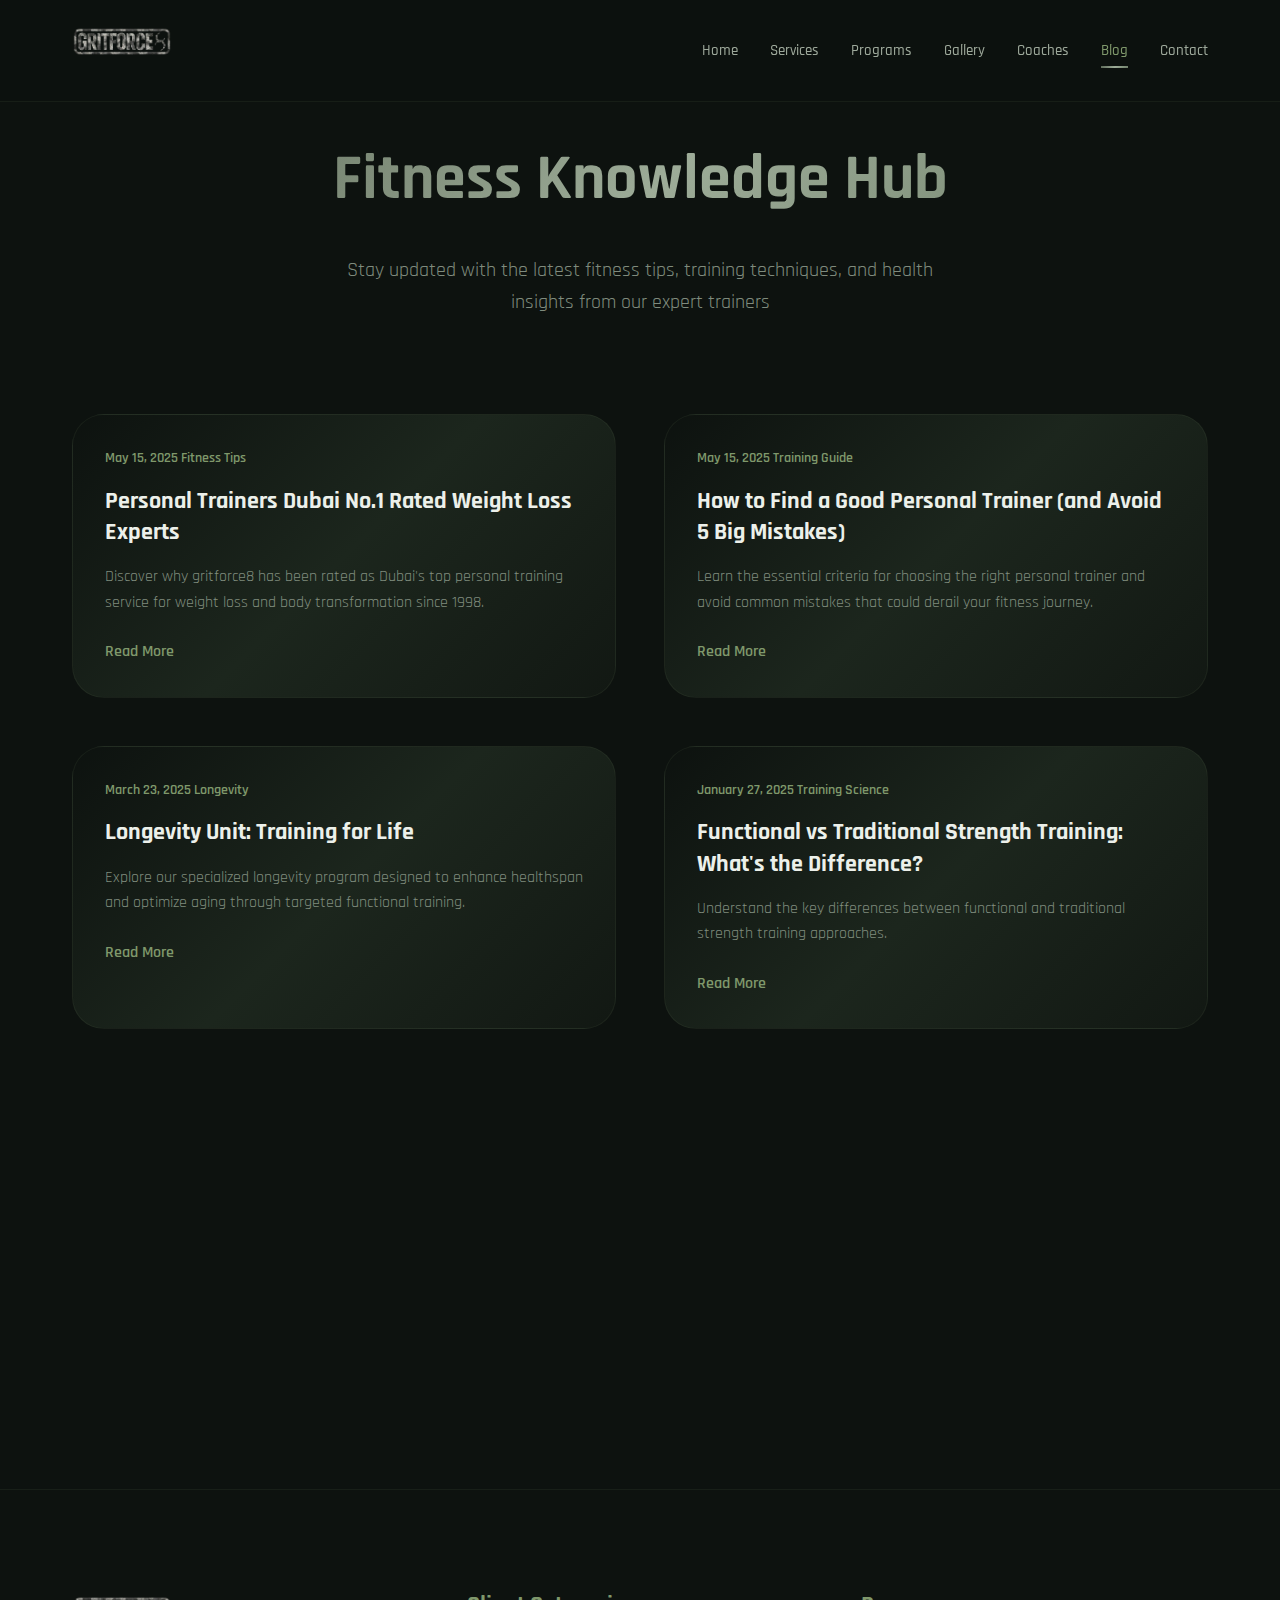
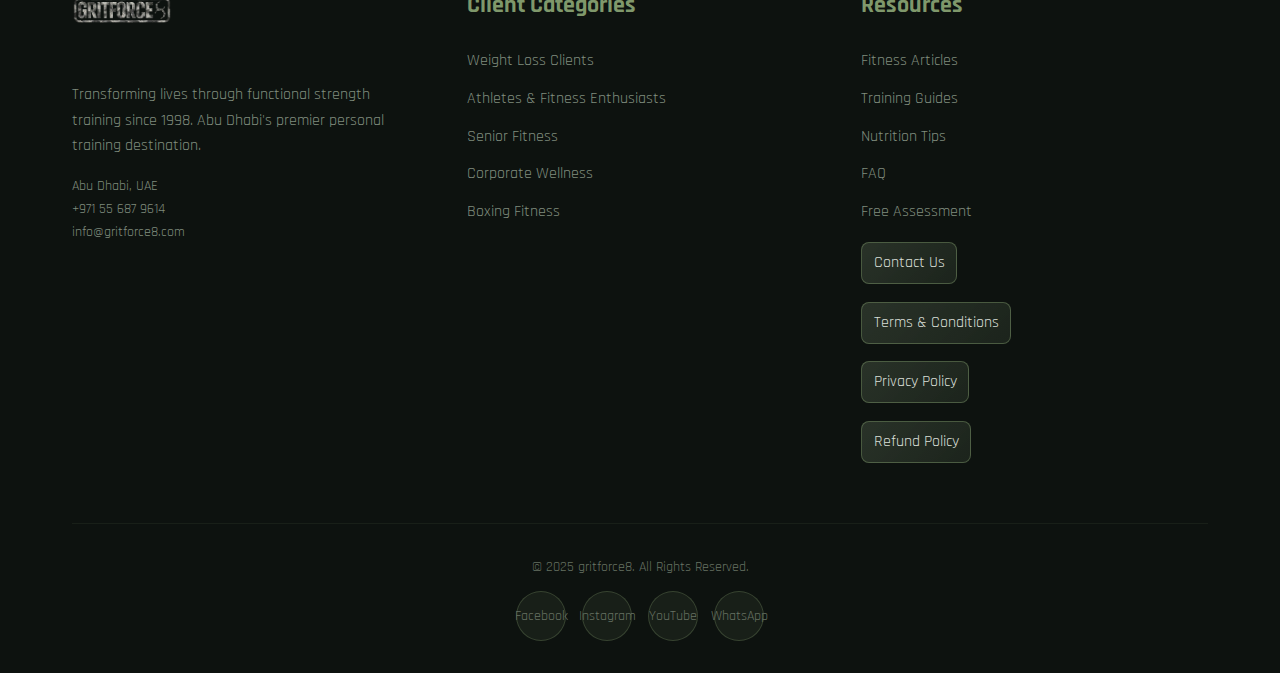
<file: blog.html>
<!DOCTYPE html>
<html lang="en">
<head>
    <meta charset="UTF-8">
    <meta name="viewport" content="width=device-width, initial-scale=1.0">
    <title>gritforce8 - Functional Strength Personal Training | Since 1998 | Abu Dhabi's Premier Fitness Center</title>
    
    <!-- Google Fonts - Poppins -->
    <link rel="preconnect" href="https://fonts.googleapis.com">
    <link rel="preconnect" href="https://fonts.gstatic.com" crossorigin>
    <link href="https://fonts.googleapis.com/css2?family=Rajdhani:wght@400;500;600;700&display=swap" rel="stylesheet">
    <link rel="icon" type="image/png" sizes="16x16" href="images/logo-symbol-transparent-16x16.png">
<link rel="icon" type="image/png" sizes="32x32" href="images/logo-symbol-transparent-32x32.png">
<link rel="icon" type="image/png" sizes="48x48" href="images/logo-symbol-transparent.png">
<link rel="shortcut icon" href="images/logo-symbol-transparent.ico" type="image/x-icon">
    
    <style>
        :root {
            --primary-gold: #7f986b;
            --gold-light: #a6b49a;
            --gold-dark: #55654d;
            --black: #0d120f;
            --white: #ecf0ea;
            --gray-100: #d7ded6;
            --gray-200: #bdc7bc;
            --gray-300: #9da89a;
            --gray-400: #7f8b7d;
            --gray-500: #667162;
            --gray-600: #4f5a4c;
            --gray-700: #3b4539;
            --gray-800: #263025;
            --gray-900: #182019;
            
            --gradient-gold: linear-gradient(135deg, #5c6957 0%, #9dac98 52%, #6f8069 100%);
            --gradient-dark: linear-gradient(135deg, #0d120f 0%, #1c261d 50%, #121813 100%);
            --gradient-overlay: linear-gradient(135deg, rgba(13, 18, 15, 0.86) 0%, rgba(31, 40, 31, 0.62) 100%);
            
            --shadow-gold: 0 10px 25px rgba(127, 152, 107, 0.34);
            --shadow-dark: 0 10px 25px rgba(0, 0, 0, 0.5);
            --shadow-premium: 0 20px 40px rgba(127, 152, 107, 0.2);
            
            --border-radius: 16px;
            --border-radius-lg: 24px;
            --border-radius-xl: 32px;
            
            --font-main: 'Rajdhani', sans-serif;
            
            --transition-fast: 0.2s cubic-bezier(0.4, 0, 0.2, 1);
            --transition-normal: 0.3s cubic-bezier(0.4, 0, 0.2, 1);
            --transition-slow: 0.5s cubic-bezier(0.4, 0, 0.2, 1);
        }

        * {
            margin: 0;
            padding: 0;
            box-sizing: border-box;
        }

        html {
            scroll-behavior: smooth;
            overflow-x: hidden;
        }

        body {
            font-family: var(--font-main);
            line-height: 1.6;
            color: var(--white);
            background-color: var(--black);
            background-image: radial-gradient(circle at 18% 20%, rgba(90, 112, 80, 0.16) 0, rgba(90, 112, 80, 0) 46%), radial-gradient(circle at 82% 10%, rgba(128, 136, 128, 0.18) 0, rgba(128, 136, 128, 0) 42%), radial-gradient(circle at 30% 80%, rgba(58, 74, 56, 0.22) 0, rgba(58, 74, 56, 0) 48%);
            overflow-x: hidden;
            -webkit-font-smoothing: antialiased;
            -moz-osx-font-smoothing: grayscale;
        }

        /* Custom Scrollbar */
        ::-webkit-scrollbar {
            width: 8px;
        }

        ::-webkit-scrollbar-track {
            background: var(--gray-900);
        }

        ::-webkit-scrollbar-thumb {
            background: var(--gradient-gold);
            border-radius: 4px;
        }

        /* Utility Classes */
        .container {
            max-width: 1200px;
            margin: 0 auto;
            padding: 0 2rem;
        }

        .container-wide {
            max-width: 1400px;
            margin: 0 auto;
            padding: 0 2rem;
        }

        .text-gold {
            background: var(--gradient-gold);
            -webkit-background-clip: text;
            -webkit-text-fill-color: transparent;
            background-clip: text;
        }

        .btn {
            display: inline-flex;
            align-items: center;
            justify-content: center;
            padding: 1rem 2rem;
            font-family: var(--font-main);
            font-weight: 600;
            font-size: 1rem;
            text-decoration: none;
            border: none;
            border-radius: var(--border-radius);
            cursor: pointer;
            transition: all var(--transition-normal);
            position: relative;
            overflow: hidden;
        }

        .btn-primary {
            background: var(--gradient-gold);
            color: var(--black);
            box-shadow: var(--shadow-gold);
        }

        .btn-primary:hover {
            transform: translateY(-2px);
            box-shadow: var(--shadow-premium);
        }

        .btn-outline {
            background: transparent;
            color: var(--primary-gold);
            border: 2px solid var(--primary-gold);
        }

        .btn-outline:hover {
            background: var(--primary-gold);
            color: var(--black);
            box-shadow: var(--shadow-gold);
        }

        .btn-white {
            background: var(--white);
            color: var(--black);
        }

        .btn-white:hover {
            background: var(--gray-100);
            transform: translateY(-2px);
        }

        /* Loading Animation */
        .loading-screen {
            position: fixed;
            top: 0;
            left: 0;
            width: 100%;
            height: 100%;
            background: var(--black);
            display: flex;
            flex-direction: column;
            align-items: center;
            justify-content: center;
            z-index: 10000;
            transition: opacity var(--transition-slow);
        }

        .loading-screen.fade-out {
            opacity: 0;
            pointer-events: none;
        }

        .loader {
            width: 60px;
            height: 60px;
            border: 3px solid var(--gray-800);
            border-top: 3px solid var(--primary-gold);
            border-radius: 50%;
            animation: spin 1s linear infinite;
            margin-bottom: 2rem;
        }

        .loading-text {
            color: var(--primary-gold);
            font-weight: 600;
            font-size: 1.2rem;
        }

        @keyframes spin {
            0% { transform: rotate(0deg); }
            100% { transform: rotate(360deg); }
        }

        /* Header */
        .header {
            position: fixed;
            top: 0;
            left: 0;
            right: 0;
            z-index: 1000;
            background: rgba(13, 18, 15, 0.95);
            backdrop-filter: blur(20px);
            border-bottom: 1px solid rgba(127, 152, 107, 0.1);
            transition: all var(--transition-normal);
        }

        .header.scrolled {
            background: rgba(13, 18, 15, 0.98);
            box-shadow: var(--shadow-dark);
        }

        .nav {
            display: flex;
            align-items: center;
            justify-content: space-between;
            padding: 1.5rem 2rem;
        }

        .logo {
            font-size: 2rem;
            font-weight: 800;
            letter-spacing: -0.5px;
        }

        .logo-ge8 {
            background: var(--gradient-gold);
            -webkit-background-clip: text;
            -webkit-text-fill-color: transparent;
            background-clip: text;
        }

        .logo-fit {
            color: var(--white);
        }

        .logo-first {
            color: var(--primary-gold);
            font-weight: 400;
        }

        .nav-links {
            display: flex;
            align-items: center;
            gap: 2rem;
            list-style: none;
        }

        .nav-link {
            color: var(--gray-300);
            text-decoration: none;
            font-weight: 500;
            font-size: 0.95rem;
            position: relative;
            transition: all var(--transition-fast);
        }

        .nav-link:hover,
        .nav-link.active {
            color: var(--primary-gold);
        }

        .nav-link::after {
            content: '';
            position: absolute;
            bottom: -8px;
            left: 0;
            width: 0;
            height: 2px;
            background: var(--gradient-gold);
            transition: width var(--transition-fast);
        }

        .nav-link:hover::after,
        .nav-link.active::after {
            width: 100%;
        }

        .mobile-toggle {
            display: none;
            flex-direction: column;
            gap: 4px;
            cursor: pointer;
            padding: 8px;
        }

        .mobile-toggle span {
            width: 24px;
            height: 2px;
            background: var(--primary-gold);
            transition: all var(--transition-fast);
        }

        /* Hero Section */
        .hero {
            height: 100vh;
            position: relative;
            display: flex;
            align-items: center;
            justify-content: center;
            overflow: hidden;
            background: var(--black);
        }

        .hero-bg {
            position: absolute;
            top: 0;
            left: 0;
            width: 100%;
            height: 100%;
            background: linear-gradient(
                135deg,
                rgba(13, 18, 15, 0.7) 0%,
                rgba(127, 152, 107, 0.1) 50%,
                rgba(13, 18, 15, 0.8) 100%
            ),
            url('https://images.unsplash.com/photo-1534438327276-14e5300c3a48?ixlib=rb-4.0.3&ixid=M3wxMjA3fDB8MHxwaG90by1wYWdlfHx8fGVufDB8fHx8fA%3D%3D&auto=format&fit=crop&w=2070&q=80');
            background-size: cover;
            background-position: center;
            background-attachment: fixed;
            z-index: -1;
        }

        .hero-content {
            text-align: center;
            max-width: 900px;
            z-index: 2;
            animation: heroFadeIn 1.5s ease-out;
        }

        .hero-badge {
            display: inline-block;
            padding: 0.75rem 2rem;
            background: rgba(127, 152, 107, 0.1);
            border: 1px solid rgba(127, 152, 107, 0.3);
            border-radius: 50px;
            font-size: 0.875rem;
            font-weight: 600;
            color: var(--primary-gold);
            margin-bottom: 2rem;
            backdrop-filter: blur(10px);
        }

        .hero-title {
            font-size: clamp(3rem, 8vw, 6rem);
            font-weight: 900;
            line-height: 1.1;
            margin-bottom: 1.5rem;
            background: linear-gradient(135deg, var(--white) 0%, var(--primary-gold) 100%);
            -webkit-background-clip: text;
            -webkit-text-fill-color: transparent;
            background-clip: text;
        }

        .hero-subtitle {
            font-size: clamp(1.25rem, 3vw, 1.5rem);
            color: var(--gray-300);
            margin-bottom: 3rem;
            font-weight: 400;
        }

        .hero-cta {
            display: flex;
            gap: 1.5rem;
            justify-content: center;
            flex-wrap: wrap;
            margin-bottom: 4rem;
        }

        @keyframes heroFadeIn {
            from {
                opacity: 0;
                transform: translateY(30px);
            }
            to {
                opacity: 1;
                transform: translateY(0);
            }
        }

        /* Video Section */
        .video-section {
            padding: 8rem 0;
            background: var(--gradient-dark);
            text-align: center;
        }

        .video-container {
            max-width: 800px;
            margin: 0 auto;
            border-radius: var(--border-radius-xl);
            overflow: hidden;
            box-shadow: var(--shadow-premium);
            background: var(--gray-900);
            padding: 3rem;
        }

        .video-placeholder {
            width: 100%;
            height: 400px;
            background: linear-gradient(135deg, var(--gray-800) 0%, var(--gray-700) 100%);
            border-radius: var(--border-radius-lg);
            display: flex;
            align-items: center;
            justify-content: center;
            font-size: 4rem;
            color: var(--primary-gold);
            margin-bottom: 2rem;
        }

        /* Stats Section */
        .stats {
            padding: 8rem 0;
            background: var(--black);
            position: relative;
        }

        .stats-grid {
            display: grid;
            grid-template-columns: repeat(auto-fit, minmax(200px, 1fr));
            gap: 4rem;
            text-align: center;
        }

        .stat-item {
            animation: countUp 2s ease-out;
        }

        .stat-number {
            font-size: 4rem;
            font-weight: 900;
            background: var(--gradient-gold);
            -webkit-background-clip: text;
            -webkit-text-fill-color: transparent;
            background-clip: text;
            display: block;
            margin-bottom: 0.5rem;
        }

        .stat-label {
            font-size: 1.125rem;
            color: var(--gray-400);
            font-weight: 500;
        }

        /* Services Section */
        .services {
            padding: 8rem 0;
            background: var(--gradient-dark);
        }

        .section-header {
            text-align: center;
            margin-bottom: 6rem;
        }

        .section-title {
            font-size: clamp(2.5rem, 5vw, 4rem);
            font-weight: 800;
            margin-bottom: 1.5rem;
            background: var(--gradient-gold);
            -webkit-background-clip: text;
            -webkit-text-fill-color: transparent;
            background-clip: text;
        }

        .section-subtitle {
            font-size: 1.25rem;
            color: var(--gray-400);
            max-width: 600px;
            margin: 0 auto;
        }

        .services-grid {
            display: grid;
            grid-template-columns: repeat(auto-fit, minmax(350px, 1fr));
            gap: 3rem;
            margin-bottom: 6rem;
        }

        .service-card {
            background: linear-gradient(135deg, var(--gray-900) 0%, var(--gray-800) 100%);
            border-radius: var(--border-radius-lg);
            padding: 3rem;
            text-align: center;
            position: relative;
            overflow: hidden;
            transition: all var(--transition-normal);
            border: 1px solid rgba(127, 152, 107, 0.1);
        }

        .service-card::before {
            content: '';
            position: absolute;
            top: 0;
            left: -100%;
            width: 100%;
            height: 100%;
            background: linear-gradient(90deg, transparent, rgba(127, 152, 107, 0.1), transparent);
            transition: left var(--transition-slow);
        }

        .service-card:hover::before {
            left: 100%;
        }

        .service-card:hover {
            transform: translateY(-10px);
            box-shadow: var(--shadow-premium);
            border-color: rgba(127, 152, 107, 0.3);
        }

        .service-icon {
            width: 80px;
            height: 80px;
            background: var(--gradient-gold);
            border-radius: 50%;
            display: flex;
            align-items: center;
            justify-content: center;
            margin: 0 auto 2rem;
            font-size: 2rem;
        }

        .service-title {
            font-size: 1.75rem;
            font-weight: 700;
            margin-bottom: 1rem;
            color: var(--white);
        }

        .service-description {
            color: var(--gray-400);
            margin-bottom: 2rem;
            line-height: 1.7;
        }

        .service-price {
            font-size: 2.5rem;
            font-weight: 800;
            background: var(--gradient-gold);
            -webkit-background-clip: text;
            -webkit-text-fill-color: transparent;
            background-clip: text;
            margin-bottom: 2rem;
        }

        .service-features {
            list-style: none;
            margin-bottom: 2rem;
        }

        .service-features li {
            padding: 0.5rem 0;
            color: var(--gray-300);
            position: relative;
            padding-left: 2rem;
        }

        .service-features li::before {
            content: '\2713';
            position: absolute;
            left: 0;
            color: var(--primary-gold);
            font-weight: bold;
        }

        .service-badge {
            position: absolute;
            top: 1rem;
            right: 1rem;
            background: var(--gradient-gold);
            color: var(--black);
            padding: 0.5rem 1rem;
            border-radius: 50px;
            font-size: 0.75rem;
            font-weight: 600;
            text-transform: uppercase;
        }

        /* Gallery Section */
        .gallery {
            padding: 8rem 0;
            background: var(--black);
        }

        .gallery-grid {
            display: grid;
            grid-template-columns: repeat(auto-fit, minmax(300px, 1fr));
            gap: 2rem;
        }

        .gallery-item {
            aspect-ratio: 4/3;
            border-radius: var(--border-radius-lg);
            overflow: hidden;
            position: relative;
            cursor: pointer;
            transition: all var(--transition-normal);
        }

        .gallery-item:hover {
            transform: scale(1.05);
            box-shadow: var(--shadow-premium);
        }

        .gallery-image {
            width: 100%;
            height: 100%;
            background: linear-gradient(135deg, var(--gray-700) 0%, var(--gray-600) 100%);
            display: flex;
            align-items: center;
            justify-content: center;
            font-size: 3rem;
            color: var(--primary-gold);
        }

        .gallery-overlay {
            position: absolute;
            top: 0;
            left: 0;
            right: 0;
            bottom: 0;
            background: linear-gradient(to top, rgba(13, 18, 15, 0.8), transparent);
            display: flex;
            align-items: flex-end;
            padding: 1.5rem;
            opacity: 0;
            transition: all var(--transition-normal);
        }

        .gallery-item:hover .gallery-overlay {
            opacity: 1;
        }

        .gallery-info h3 {
            color: var(--white);
            font-size: 1.25rem;
            font-weight: 600;
            margin-bottom: 0.5rem;
        }

        .gallery-info p {
            color: var(--gray-300);
            font-size: 0.875rem;
        }

        /* Programs Section */
        .programs {
            padding: 8rem 0;
            background: var(--gradient-dark);
        }

        .programs-grid {
            display: grid;
            grid-template-columns: repeat(auto-fit, minmax(350px, 1fr));
            gap: 3rem;
        }

        .program-card {
            background: rgba(28, 38, 29, 0.8);
            border-radius: var(--border-radius-lg);
            padding: 3rem;
            border: 1px solid rgba(127, 152, 107, 0.1);
            transition: all var(--transition-normal);
            position: relative;
            overflow: hidden;
        }

        .program-card:hover {
            transform: translateY(-5px);
            border-color: rgba(127, 152, 107, 0.3);
            box-shadow: var(--shadow-gold);
        }

        .program-card h3 {
            font-size: 1.75rem;
            font-weight: 700;
            margin-bottom: 1rem;
            color: var(--primary-gold);
        }

        .program-card p {
            color: var(--gray-400);
            margin-bottom: 1.5rem;
            line-height: 1.7;
        }

        .program-duration {
            display: inline-block;
            background: rgba(127, 152, 107, 0.1);
            color: var(--primary-gold);
            padding: 0.5rem 1rem;
            border-radius: var(--border-radius);
            font-size: 0.875rem;
            font-weight: 600;
            margin-bottom: 1.5rem;
        }

        /* Pricing Tables */
        .pricing {
            padding: 8rem 0;
            background: var(--black);
        }

        .pricing-grid {
            display: grid;
            grid-template-columns: repeat(auto-fit, minmax(300px, 1fr));
            gap: 3rem;
            margin-top: 4rem;
        }

        .pricing-card {
            background: var(--gradient-dark);
            border-radius: var(--border-radius-xl);
            padding: 3rem;
            text-align: center;
            border: 1px solid rgba(127, 152, 107, 0.1);
            transition: all var(--transition-normal);
            position: relative;
        }

        .pricing-card.featured {
            border-color: var(--primary-gold);
            transform: scale(1.05);
            box-shadow: var(--shadow-premium);
        }

        .pricing-card.featured::before {
            content: 'Most Popular';
            position: absolute;
            top: -1rem;
            left: 50%;
            transform: translateX(-50%);
            background: var(--gradient-gold);
            color: var(--black);
            padding: 0.5rem 2rem;
            border-radius: 50px;
            font-weight: 600;
            font-size: 0.875rem;
        }

        .pricing-card:hover {
            transform: translateY(-5px);
            border-color: rgba(127, 152, 107, 0.3);
        }

        .pricing-card.featured:hover {
            transform: scale(1.05) translateY(-5px);
        }

        .pricing-header h3 {
            font-size: 1.75rem;
            font-weight: 700;
            color: var(--white);
            margin-bottom: 1rem;
        }

        .pricing-price {
            font-size: 3rem;
            font-weight: 900;
            color: var(--primary-gold);
            margin-bottom: 0.5rem;
        }

        .pricing-period {
            color: var(--gray-400);
            font-size: 1rem;
            margin-bottom: 2rem;
        }

        .pricing-features {
            list-style: none;
            margin-bottom: 3rem;
        }

        .pricing-features li {
            padding: 0.75rem 0;
            color: var(--gray-300);
            border-bottom: 1px solid rgba(255, 255, 255, 0.1);
        }

        .pricing-features li:last-child {
            border-bottom: none;
        }

        .pricing-features li::before {
            content: '\2713';
            color: var(--primary-gold);
            font-weight: bold;
            margin-right: 1rem;
        }

        /* Client Types Section */
        .client-types {
            padding: 8rem 0;
            background: var(--gradient-dark);
        }

        .client-types-grid {
            display: grid;
            grid-template-columns: repeat(auto-fit, minmax(250px, 1fr));
            gap: 2rem;
        }

        .client-type-card {
            background: rgba(28, 38, 29, 0.8);
            border-radius: var(--border-radius-lg);
            padding: 2rem;
            text-align: center;
            border: 1px solid rgba(127, 152, 107, 0.1);
            transition: all var(--transition-normal);
        }

        .client-type-card:hover {
            transform: translateY(-5px);
            border-color: rgba(127, 152, 107, 0.3);
            box-shadow: var(--shadow-gold);
        }

        .client-type-icon {
            width: 60px;
            height: 60px;
            background: var(--gradient-gold);
            border-radius: 50%;
            display: flex;
            align-items: center;
            justify-content: center;
            margin: 0 auto 1.5rem;
            font-size: 1.5rem;
        }

        .client-type-card h3 {
            font-size: 1.25rem;
            font-weight: 600;
            color: var(--primary-gold);
            margin-bottom: 1rem;
        }

        .client-type-card p {
            color: var(--gray-400);
            font-size: 0.9rem;
            line-height: 1.6;
        }

        /* Before/After Section */
        .before-after {
            padding: 8rem 0;
            background: var(--black);
        }

        .before-after-grid {
            display: grid;
            grid-template-columns: repeat(auto-fit, minmax(400px, 1fr));
            gap: 4rem;
        }

        .transformation-card {
            background: var(--gradient-dark);
            border-radius: var(--border-radius-xl);
            padding: 3rem;
            text-align: center;
            border: 1px solid rgba(127, 152, 107, 0.1);
        }

        .before-after-images {
            display: grid;
            grid-template-columns: 1fr 1fr;
            gap: 1rem;
            margin-bottom: 2rem;
        }

        .ba-image {
            aspect-ratio: 3/4;
            border-radius: var(--border-radius);
            background: var(--gray-700);
            display: flex;
            align-items: center;
            justify-content: center;
            font-size: 2rem;
            color: var(--primary-gold);
            position: relative;
        }

        .ba-label {
            position: absolute;
            top: 1rem;
            left: 50%;
            transform: translateX(-50%);
            background: var(--black);
            color: var(--white);
            padding: 0.25rem 1rem;
            border-radius: 50px;
            font-size: 0.75rem;
            font-weight: 600;
        }

        .transformation-info h3 {
            color: var(--white);
            font-size: 1.5rem;
            font-weight: 700;
            margin-bottom: 1rem;
        }

        .transformation-stats {
            display: grid;
            grid-template-columns: repeat(3, 1fr);
            gap: 1rem;
            margin-bottom: 2rem;
        }

        .stat {
            text-align: center;
        }

        .stat-value {
            font-size: 1.5rem;
            font-weight: 700;
            color: var(--primary-gold);
            display: block;
        }

        .stat-label {
            font-size: 0.875rem;
            color: var(--gray-400);
        }

        /* Facilities Section */
        .facilities {
            padding: 8rem 0;
            background: var(--gradient-dark);
        }

        .facilities-grid {
            display: grid;
            grid-template-columns: repeat(auto-fit, minmax(350px, 1fr));
            gap: 3rem;
        }

        .facility-card {
            background: rgba(28, 38, 29, 0.8);
            border-radius: var(--border-radius-lg);
            overflow: hidden;
            border: 1px solid rgba(127, 152, 107, 0.1);
            transition: all var(--transition-normal);
        }

        .facility-card:hover {
            transform: translateY(-5px);
            border-color: rgba(127, 152, 107, 0.3);
        }

        .facility-image {
            width: 100%;
            height: 250px;
            background: var(--gray-700);
            display: flex;
            align-items: center;
            justify-content: center;
            font-size: 3rem;
            color: var(--primary-gold);
        }

        .facility-content {
            padding: 2rem;
        }

        .facility-content h3 {
            font-size: 1.5rem;
            font-weight: 700;
            color: var(--white);
            margin-bottom: 1rem;
        }

        .facility-content p {
            color: var(--gray-400);
            line-height: 1.6;
            margin-bottom: 1.5rem;
        }

        .facility-features {
            list-style: none;
        }

        .facility-features li {
            color: var(--gray-300);
            margin-bottom: 0.5rem;
            position: relative;
            padding-left: 1.5rem;
        }

        .facility-features li::before {
            content: '\2022';
            color: var(--primary-gold);
            position: absolute;
            left: 0;
        }

        /* Equipment Section */
        .equipment {
            padding: 8rem 0;
            background: var(--black);
        }

        .equipment-showcase {
            display: grid;
            grid-template-columns: repeat(auto-fill, minmax(200px, 1fr));
            gap: 2rem;
            margin-top: 4rem;
        }

        .equipment-item {
            background: var(--gradient-dark);
            border-radius: var(--border-radius);
            padding: 2rem;
            text-align: center;
            border: 1px solid rgba(127, 152, 107, 0.1);
            transition: all var(--transition-normal);
        }

        .equipment-item:hover {
            border-color: rgba(127, 152, 107, 0.3);
            transform: translateY(-5px);
        }

        .equipment-icon {
            font-size: 3rem;
            color: var(--primary-gold);
            margin-bottom: 1rem;
        }

        .equipment-item h3 {
            font-size: 1rem;
            font-weight: 600;
            color: var(--white);
            margin-bottom: 0.5rem;
        }

        .equipment-item p {
            font-size: 0.875rem;
            color: var(--gray-400);
        }

        /* Nutrition Section */
        .nutrition {
            padding: 8rem 0;
            background: var(--gradient-dark);
        }

        .nutrition-content {
            display: grid;
            grid-template-columns: 1fr 1fr;
            gap: 6rem;
            align-items: center;
            margin-bottom: 4rem;
        }

        .nutrition-image {
            width: 100%;
            height: 400px;
            background: var(--gray-700);
            border-radius: var(--border-radius-xl);
            display: flex;
            align-items: center;
            justify-content: center;
            font-size: 4rem;
            color: var(--primary-gold);
        }

        .nutrition-text h2 {
            font-size: 3rem;
            font-weight: 800;
            margin-bottom: 2rem;
            background: var(--gradient-gold);
            -webkit-background-clip: text;
            -webkit-text-fill-color: transparent;
            background-clip: text;
        }

        .nutrition-text p {
            font-size: 1.125rem;
            color: var(--gray-300);
            margin-bottom: 2rem;
            line-height: 1.7;
        }

        .nutrition-benefits {
            display: grid;
            grid-template-columns: repeat(auto-fit, minmax(300px, 1fr));
            gap: 2rem;
        }

        .benefit-card {
            background: rgba(28, 38, 29, 0.8);
            border-radius: var(--border-radius);
            padding: 2rem;
            border: 1px solid rgba(127, 152, 107, 0.1);
        }

        .benefit-card h3 {
            font-size: 1.25rem;
            font-weight: 600;
            color: var(--primary-gold);
            margin-bottom: 1rem;
        }

        .benefit-card p {
            color: var(--gray-400);
            font-size: 0.95rem;
            line-height: 1.6;
        }

        /* Methodology Section */
        .methodology {
            padding: 8rem 0;
            background: var(--black);
        }

        .methodology-steps {
            display: grid;
            grid-template-columns: repeat(auto-fit, minmax(250px, 1fr));
            gap: 3rem;
            margin-top: 4rem;
        }

        .step-card {
            text-align: center;
            position: relative;
        }

        .step-number {
            width: 80px;
            height: 80px;
            background: var(--gradient-gold);
            border-radius: 50%;
            display: flex;
            align-items: center;
            justify-content: center;
            font-size: 2rem;
            font-weight: 900;
            color: var(--black);
            margin: 0 auto 2rem;
        }

        .step-card h3 {
            font-size: 1.5rem;
            font-weight: 700;
            color: var(--white);
            margin-bottom: 1rem;
        }

        .step-card p {
            color: var(--gray-400);
            line-height: 1.6;
        }

        /* FAQ Section */
        .faq {
            padding: 8rem 0;
            background: var(--gradient-dark);
        }

        .faq-list {
            max-width: 800px;
            margin: 0 auto;
            margin-top: 4rem;
        }

        .faq-item {
            background: rgba(28, 38, 29, 0.8);
            border-radius: var(--border-radius);
            margin-bottom: 1rem;
            border: 1px solid rgba(127, 152, 107, 0.1);
            overflow: hidden;
        }

        .faq-question {
            padding: 2rem;
            cursor: pointer;
            display: flex;
            justify-content: space-between;
            align-items: center;
            transition: all var(--transition-fast);
        }

        .faq-question:hover {
            background: rgba(28, 38, 29, 1);
        }

        .faq-question h3 {
            font-size: 1.125rem;
            font-weight: 600;
            color: var(--white);
        }

        .faq-icon {
            font-size: 1.5rem;
            color: var(--primary-gold);
            transition: transform var(--transition-fast);
        }

        .faq-item.active .faq-icon {
            transform: rotate(45deg);
        }

        .faq-answer {
            max-height: 0;
            overflow: hidden;
            transition: all var(--transition-normal);
        }

        .faq-item.active .faq-answer {
            max-height: 200px;
        }

        .faq-answer-content {
            padding: 0 2rem 2rem;
            color: var(--gray-400);
            line-height: 1.6;
        }

        /* Team Section */
        .team {
            padding: 8rem 0;
            background: var(--black);
        }

        .team-grid {
            display: grid;
            grid-template-columns: repeat(auto-fit, minmax(350px, 1fr));
            gap: 4rem;
        }

        .trainer-card {
            background: linear-gradient(135deg, var(--gray-900) 0%, var(--gray-800) 100%);
            border-radius: var(--border-radius-xl);
            padding: 3rem;
            text-align: center;
            border: 1px solid rgba(127, 152, 107, 0.1);
            transition: all var(--transition-normal);
        }

        .trainer-card:hover {
            transform: translateY(-10px);
            box-shadow: var(--shadow-premium);
            border-color: rgba(127, 152, 107, 0.3);
        }

        .trainer-image {
            width: 200px;
            height: 200px;
            border-radius: 50%;
            background: var(--gradient-gold);
            display: flex;
            align-items: center;
            justify-content: center;
            margin: 0 auto 2rem;
            font-size: 4rem;
            color: var(--black);
        }

        .trainer-name {
            font-size: 2rem;
            font-weight: 700;
            margin-bottom: 0.5rem;
            color: var(--white);
        }

        .trainer-title {
            color: var(--primary-gold);
            font-weight: 600;
            font-size: 1.125rem;
            margin-bottom: 1.5rem;
        }

        .trainer-bio {
            color: var(--gray-400);
            line-height: 1.7;
            margin-bottom: 2rem;
        }

        .trainer-skills {
            display: flex;
            flex-wrap: wrap;
            gap: 0.5rem;
            justify-content: center;
            margin-bottom: 2rem;
        }

        .skill-tag {
            background: rgba(127, 152, 107, 0.1);
            color: var(--primary-gold);
            padding: 0.5rem 1rem;
            border-radius: 50px;
            font-size: 0.875rem;
            font-weight: 500;
        }

        /* Testimonials */
        .testimonials {
            padding: 8rem 0;
            background: var(--gradient-dark);
        }

        .testimonials-grid {
            display: grid;
            grid-template-columns: repeat(auto-fit, minmax(400px, 1fr));
            gap: 3rem;
        }

        .testimonial-card {
            background: rgba(28, 38, 29, 0.8);
            border-radius: var(--border-radius-lg);
            padding: 3rem;
            text-align: center;
            position: relative;
            border: 1px solid rgba(127, 152, 107, 0.1);
            transition: all var(--transition-normal);
        }

        .testimonial-card:hover {
            transform: translateY(-5px);
            box-shadow: var(--shadow-premium);
            border-color: rgba(127, 152, 107, 0.3);
        }

        .testimonial-quote {
            font-size: 1.125rem;
            font-style: italic;
            color: var(--gray-300);
            margin-bottom: 2rem;
            line-height: 1.7;
        }

        .testimonial-quote::before,
        .testimonial-quote::after {
            content: '"';
            font-size: 3rem;
            color: var(--primary-gold);
            font-family: serif;
        }

        .testimonial-author {
            font-weight: 600;
            color: var(--primary-gold);
            font-size: 1.125rem;
            margin-bottom: 0.5rem;
        }

        .testimonial-role {
            font-size: 0.875rem;
            color: var(--gray-500);
        }

        .stars {
            display: flex;
            justify-content: center;
            gap: 0.25rem;
            margin-bottom: 2rem;
        }

        .star {
            color: var(--primary-gold);
            font-size: 1.25rem;
        }

        /* Blog Section */
        .blog {
            padding: 8rem 0;
            background: var(--black);
        }

        .blog-grid {
            display: grid;
            grid-template-columns: repeat(auto-fit, minmax(400px, 1fr));
            gap: 3rem;
        }

        .blog-card {
            background: var(--gradient-dark);
            border-radius: var(--border-radius-xl);
            overflow: hidden;
            border: 1px solid rgba(127, 152, 107, 0.1);
            transition: all var(--transition-normal);
        }

        .blog-card:hover {
            transform: translateY(-5px);
            border-color: rgba(127, 152, 107, 0.3);
            box-shadow: var(--shadow-premium);
        }

        .blog-image {
            width: 100%;
            height: 250px;
            background: var(--gray-700);
            display: flex;
            align-items: center;
            justify-content: center;
            font-size: 3rem;
            color: var(--primary-gold);
        }

        .blog-content {
            padding: 2rem;
        }

        .blog-meta {
            color: var(--primary-gold);
            font-size: 0.875rem;
            font-weight: 600;
            margin-bottom: 1rem;
        }

        .blog-title {
            font-size: 1.5rem;
            font-weight: 700;
            margin-bottom: 1rem;
            color: var(--white);
            line-height: 1.3;
        }

        .blog-excerpt {
            color: var(--gray-400);
            margin-bottom: 1.5rem;
            line-height: 1.6;
        }

        .read-more {
            color: var(--primary-gold);
            text-decoration: none;
            font-weight: 600;
            display: inline-flex;
            align-items: center;
            gap: 0.5rem;
            transition: all var(--transition-fast);
        }

        .read-more:hover {
            transform: translateX(5px);
        }

        /* Contact Section */
        .contact {
            padding: 8rem 0;
            background: var(--gradient-dark);
        }

        .contact-content {
            display: grid;
            grid-template-columns: 1fr 1fr;
            gap: 6rem;
        }

        .contact-form {
            background: rgba(28, 38, 29, 0.8);
            border-radius: var(--border-radius-xl);
            padding: 3rem;
            border: 1px solid rgba(127, 152, 107, 0.1);
        }

        .form-group {
            margin-bottom: 2rem;
        }

        .form-label {
            display: block;
            font-weight: 600;
            color: var(--gray-300);
            margin-bottom: 0.5rem;
        }

        .form-input,
        .form-textarea,
        .form-select {
            width: 100%;
            padding: 1rem;
            background: rgba(255, 255, 255, 0.05);
            border: 2px solid rgba(127, 152, 107, 0.2);
            border-radius: var(--border-radius);
            color: var(--white);
            font-family: var(--font-main);
            transition: all var(--transition-fast);
        }

        .form-input:focus,
        .form-textarea:focus,
        .form-select:focus {
            outline: none;
            border-color: var(--primary-gold);
            background: rgba(255, 255, 255, 0.1);
            box-shadow: 0 0 0 3px rgba(127, 152, 107, 0.1);
        }

        .form-textarea {
            resize: vertical;
            min-height: 120px;
        }

        .contact-info h3 {
            font-size: 2rem;
            font-weight: 700;
            margin-bottom: 2rem;
            color: var(--white);
        }

        .contact-item {
            display: flex;
            align-items: center;
            gap: 1rem;
            margin-bottom: 2rem;
            padding: 1.5rem;
            background: rgba(28, 38, 29, 0.5);
            border-radius: var(--border-radius);
            border: 1px solid rgba(127, 152, 107, 0.1);
            transition: all var(--transition-fast);
        }

        .contact-item:hover {
            border-color: rgba(127, 152, 107, 0.3);
            background: rgba(28, 38, 29, 0.8);
        }

        .contact-icon {
            width: 50px;
            height: 50px;
            background: var(--gradient-gold);
            border-radius: 50%;
            display: flex;
            align-items: center;
            justify-content: center;
            color: var(--black);
            font-size: 1.25rem;
        }

        /* Map Section */
        .map-section {
            padding: 4rem 0;
            background: var(--black);
        }

        .map-container {
            width: 100%;
            height: 400px;
            background: var(--gray-800);
            border-radius: var(--border-radius-lg);
            display: flex;
            align-items: center;
            justify-content: center;
            font-size: 4rem;
            color: var(--primary-gold);
        }

        /* Newsletter Section */
        .newsletter {
            padding: 6rem 0;
            background: var(--gradient-dark);
            text-align: center;
        }

        .newsletter-form {
            display: flex;
            max-width: 500px;
            margin: 0 auto;
            gap: 1rem;
            margin-top: 2rem;
        }

        .newsletter-input {
            flex: 1;
            padding: 1rem;
            background: rgba(255, 255, 255, 0.05);
            border: 2px solid rgba(127, 152, 107, 0.2);
            border-radius: var(--border-radius);
            color: var(--white);
            font-family: var(--font-main);
        }

        .newsletter-input:focus {
            outline: none;
            border-color: var(--primary-gold);
        }

        /* Footer */
        .footer {
            background: var(--black);
            padding: 6rem 0 2rem;
            border-top: 1px solid rgba(127, 152, 107, 0.1);
        }

        .footer-content {
            display: grid;
            grid-template-columns: repeat(auto-fit, minmax(250px, 1fr));
            gap: 3rem;
            margin-bottom: 3rem;
        }

        .footer-section h3 {
            font-size: 1.5rem;
            font-weight: 700;
            margin-bottom: 1.5rem;
            color: var(--primary-gold);
        }

        .footer-section ul {
            list-style: none;
        }

        .footer-section ul li {
            margin-bottom: 0.75rem;
        }

        .footer-section ul li a {
            color: var(--gray-400);
            text-decoration: none;
            transition: var(--transition-fast);
        }

        .footer-section ul li a:hover {
            color: var(--primary-gold);
        }

        .footer-logo {
            font-size: 2.5rem;
            font-weight: 800;
            margin-bottom: 2rem;
        }

        .social-links {
            display: flex;
            gap: 1rem;
            margin-top: 2rem;
        }

        .social-link {
            width: 50px;
            height: 50px;
            background: rgba(127, 152, 107, 0.1);
            border: 1px solid rgba(127, 152, 107, 0.3);
            border-radius: 50%;
            display: flex;
            align-items: center;
            justify-content: center;
            color: var(--primary-gold);
            text-decoration: none;
            transition: all var(--transition-fast);
        }

        .social-link:hover {
            background: var(--primary-gold);
            color: var(--black);
            transform: translateY(-2px);
        }

        .footer-bottom {
            text-align: center;
            padding-top: 2rem;
            border-top: 1px solid rgba(127, 152, 107, 0.1);
            color: var(--gray-500);
            font-size: 0.875rem;
        }

        /* Animations */
        .fade-in {
            opacity: 0;
            transform: translateY(30px);
            transition: all var(--transition-slow);
        }

        .fade-in.visible {
            opacity: 1;
            transform: translateY(0);
        }

        .slide-in-left {
            opacity: 0;
            transform: translateX(-50px);
            transition: all var(--transition-slow);
        }

        .slide-in-left.visible {
            opacity: 1;
            transform: translateX(0);
        }

        .slide-in-right {
            opacity: 0;
            transform: translateX(50px);
            transition: all var(--transition-slow);
        }

        .slide-in-right.visible {
            opacity: 1;
            transform: translateX(0);
        }

        /* Responsive Design */
        @media (max-width: 1024px) {
            .container, .container-wide {
                padding: 0 1.5rem;
            }

            .about-content,
            .contact-content,
            .nutrition-content {
                grid-template-columns: 1fr;
                gap: 4rem;
            }

            .nav {
                padding: 1rem 1.5rem;
            }

            .services-grid,
            .testimonials-grid,
            .blog-grid,
            .programs-grid,
            .before-after-grid {
                grid-template-columns: repeat(auto-fit, minmax(300px, 1fr));
                gap: 2rem;
            }
        }

        @media (max-width: 768px) {
            .container, .container-wide {
                padding: 0 1rem;
            }

            .nav-links {
                display: none;
                position: fixed;
                top: 0;
                left: 0;
                width: 100%;
                height: 100vh;
                background: rgba(13, 18, 15, 0.98);
                backdrop-filter: blur(20px);
                flex-direction: column;
                justify-content: center;
                gap: 3rem;
                font-size: 1.5rem;
            }

            .nav-links.active {
                display: flex;
            }

            .mobile-toggle {
                display: flex;
                z-index: 1001;
            }

            .mobile-toggle.active span:nth-child(1) {
                transform: rotate(45deg) translate(5px, 5px);
            }

            .mobile-toggle.active span:nth-child(2) {
                opacity: 0;
            }

            .mobile-toggle.active span:nth-child(3) {
                transform: rotate(-45deg) translate(7px, -6px);
            }

            .hero-cta {
                flex-direction: column;
                align-items: center;
            }

            .stats-grid {
                grid-template-columns: repeat(2, 1fr);
                gap: 2rem;
            }

            .services-grid,
            .testimonials-grid,
            .blog-grid,
            .programs-grid,
            .before-after-grid {
                grid-template-columns: 1fr;
            }

            .newsletter-form {
                flex-direction: column;
            }
        }

        @media (max-width: 480px) {
            .hero-badge {
                padding: 0.5rem 1.5rem;
                font-size: 0.75rem;
            }

            .stat-number {
                font-size: 2.5rem;
            }

            .service-price {
                font-size: 2rem;
            }

            .pricing-price {
                font-size: 2.5rem;
            }
        }
    
        .footer-resources .doc-link {
            color: var(--gray-100);
            border: 1px solid rgba(127, 152, 107, 0.45);
            background: linear-gradient(135deg, rgba(95, 112, 89, 0.35) 0%, rgba(38, 48, 37, 0.6) 100%);
            padding: 0.45rem 0.7rem;
            border-radius: 8px;
            display: inline-block;
            margin-top: 0.35rem;
            text-decoration: none;
            transition: all var(--transition-fast);
        }

        .footer-resources .doc-link:hover {
            color: var(--white);
            border-color: var(--primary-gold);
            box-shadow: 0 0 0 1px rgba(127, 152, 107, 0.35);
            transform: translateY(-1px);
        }
    </style>
</head>
<body>
    <!-- Loading Screen -->
    <div class="loading-screen" id="loading">
        <div class="loader"></div>
        <div class="loading-text"><img src="images/logo-trans-bg.png" alt="Ge8t Logo" class="logo-ge8"style="width: 100px; height: auto;"></div>
    </div>

    <!-- Header -->
    <header class="header" id="header">
        <nav class="nav container">
            <div class="logo">
                <img src="images/logo-trans-bg.png" alt="Ge8t Logo" class="logo-ge8"style="width: 100px; height: auto;">
            </div>
            <ul class="nav-links" id="navLinks">
                <li><a href="index.html" class="nav-link">Home</a></li>
                <li><a href="services.html" class="nav-link">Services</a></li>
                <li><a href="program.html" class="nav-link">Programs</a></li>
                <li><a href="gallery.html" class="nav-link">Gallery</a></li>
                
                <li><a href="index.html" class="nav-link">Coaches</a></li>
                
                <li><a href="blog.html" class="nav-link active">Blog</a></li>
                <li><a href="contact.html" class="nav-link">Contact</a></li>
            </ul>
            <div class="mobile-toggle" id="mobileToggle">
                <span></span>
                <span></span>
                <span></span>
            </div>
        </nav>
    </header>


    <!-- Extended Testimonials Section -->


    <!-- Extended Blog Section -->
  <section class="blog" id="blog">
  <div class="container">
    <div class="section-header fade-in">
      <h2 class="section-title">Fitness Knowledge Hub</h2>
      <p class="section-subtitle">Stay updated with the latest fitness tips, training techniques, and health insights from our expert trainers</p>
    </div>

    <div class="blog-grid">

      <div class="blog-card fade-in">
        <div class="blog-content">
          <div class="blog-meta">May 15, 2025  Fitness Tips</div>
          <h3 class="blog-title">Personal Trainers Dubai  No.1 Rated Weight Loss Experts</h3>
          <p class="blog-excerpt">Discover why gritforce8 has been rated as Dubai's top personal training service for weight loss and body transformation since 1998.</p>
          <div class="blog-extra" style="display:none;">
            Learn about our proven methodologies and success stories that have transformed thousands of clients through customized programs and expert coaching.
          </div>
          <a href="javascript:void(0);" class="read-more">Read More</a>
        </div>
      </div>

      <div class="blog-card fade-in">
        <div class="blog-content">
          <div class="blog-meta">May 15, 2025  Training Guide</div>
          <h3 class="blog-title">How to Find a Good Personal Trainer (and Avoid 5 Big Mistakes)</h3>
          <p class="blog-excerpt">Learn the essential criteria for choosing the right personal trainer and avoid common mistakes that could derail your fitness journey.</p>
          <div class="blog-extra" style="display:none;">
            From credentials to communication style  we break down what makes a great coach and how to spot red flags before committing.
          </div>
          <a href="javascript:void(0);" class="read-more">Read More</a>
        </div>
      </div>

      <div class="blog-card fade-in">
        <div class="blog-content">
          <div class="blog-meta">March 23, 2025  Longevity</div>
          <h3 class="blog-title">Longevity Unit: Training for Life</h3>
          <p class="blog-excerpt">Explore our specialized longevity program designed to enhance healthspan and optimize aging through targeted functional training.</p>
          <div class="blog-extra" style="display:none;">
            Our focus is on building mobility, strength, and endurance to ensure lifelong vitality and resilience.
          </div>
          <a href="javascript:void(0);" class="read-more">Read More</a>
        </div>
      </div>

      <div class="blog-card fade-in">
        <div class="blog-content">
          <div class="blog-meta">January 27, 2025  Training Science</div>
          <h3 class="blog-title">Functional vs Traditional Strength Training: What's the Difference?</h3>
          <p class="blog-excerpt">Understand the key differences between functional and traditional strength training approaches.</p>
          <div class="blog-extra" style="display:none;">
            Functional training focuses on real-world movement patterns while traditional training isolates muscles  both have unique benefits depending on your goals.
          </div>
          <a href="javascript:void(0);" class="read-more">Read More</a>
        </div>
      </div>

      <div class="blog-card fade-in">
        <div class="blog-content">
          <div class="blog-meta">February 10, 2025  Nutrition</div>
          <h3 class="blog-title">Cultural Nutrition: Adapting Traditional Foods for Fitness Goals</h3>
          <p class="blog-excerpt">Learn how to transform your favorite traditional dishes into nutrition powerhouses that support your fitness goals.</p>
          <div class="blog-extra" style="display:none;">
            Discover easy ingredient swaps and portion control methods that align with your culture and taste preferences.
          </div>
          <a href="javascript:void(0);" class="read-more">Read More</a>
        </div>
      </div>

      <div class="blog-card fade-in">
        <div class="blog-content">
          <div class="blog-meta">March 5, 2025  Women's Fitness</div>
          <h3 class="blog-title">Strength Training for Women: Myths Busted</h3>
          <p class="blog-excerpt">Debunking common myths about women and strength training while highlighting the incredible benefits.</p>
          <div class="blog-extra" style="display:none;">
            Strength training enhances metabolism, bone density, and confidence  and no, it wont make you bulky!
          </div>
          <a href="javascript:void(0);" class="read-more">Read More</a>
        </div>
      </div>

    </div>
  </div>
</section>

<script>
  document.querySelectorAll('.read-more').forEach(btn => {
    btn.addEventListener('click', function () {
      const extra = this.previousElementSibling;
      const expanded = extra.style.display === 'block';
      extra.style.display = expanded ? 'none' : 'block';
      this.textContent = expanded ? 'Read More
    });
  });
</script>

 

     <!-- Footer -->
        <!-- Footer -->
        <!-- Footer -->
    <footer class="footer">
        <div class="container">
            <div class="footer-content">
                <div class="footer-section">
                    <div class="footer-logo">
                        <img src="images/logo-trans-bg.png" alt="Gritforce8 Logo" class="logo-ge8" style="width: 100px; height: auto;">
                    </div>
                    <p style="color: var(--gray-400); margin-bottom: 1rem;">Transforming lives through functional strength training since 1998. Abu Dhabi's premier personal training destination.</p>
                    <div style="color: var(--gray-400); font-size: 0.9rem;">
                        <p>Abu Dhabi, UAE</p>
                        <p>+971 55 687 9614</p>
                        <p>info@gritforce8.com</p>
                    </div>
                </div>

                <div class="footer-section">
                    <h3>Client Categories</h3>
                    <ul>
                        <li><a href="#about">Weight Loss Clients</a></li>
                        <li><a href="#about">Athletes & Fitness Enthusiasts</a></li>
                        <li><a href="#about">Senior Fitness</a></li>
                        <li><a href="#about">Corporate Wellness</a></li>
                        <li><a href="#about">Boxing Fitness</a></li>
                    </ul>
                </div>

                <div class="footer-section footer-resources">
                    <h3>Resources</h3>
                    <ul>
                        <li><a href="#blog">Fitness Articles</a></li>
                        <li><a href="#programs">Training Guides</a></li>
                        <li><a href="#services">Nutrition Tips</a></li>
                        <li><a href="#about">FAQ</a></li>
                        <li><a href="#contact">Free Assessment</a></li>
                        <li><a href="documents/contact-us.pdf" target="_blank" rel="noopener" class="doc-link">Contact Us</a></li>
                        <li><a href="documents/terms-and-conditions.pdf" target="_blank" rel="noopener" class="doc-link">Terms & Conditions</a></li>
                        <li><a href="documents/privacy-policy.pdf" target="_blank" rel="noopener" class="doc-link">Privacy Policy</a></li>
                        <li><a href="documents/refund-policy.pdf" target="_blank" rel="noopener" class="doc-link">Refund Policy</a></li>
                    </ul>
                </div>
            </div>

            <div class="footer-bottom">
                <p>&copy; 2025 gritforce8. All Rights Reserved.</p>
                <div class="social-links" style="display: flex; justify-content: center; gap: 1rem; margin-top: 0.8rem;">
                    <a href="https://www.facebook.com/people/Ge8fit-first/61569242152095/" class="social-link" target="_blank" aria-label="Facebook" style="color: inherit;">Facebook</a>
                    <a href="https://www.instagram.com/ge8fit_first1/" class="social-link" target="_blank" aria-label="Instagram" style="color: inherit;">Instagram</a>
                    <a href="https://www.youtube.com/@Ge8fitfirst" class="social-link" target="_blank" aria-label="YouTube" style="color: inherit;">YouTube</a>
                    <a href="https://web.whatsapp.com/send?phone=971556879614" class="social-link" target="_blank" aria-label="WhatsApp" style="color: inherit;">WhatsApp</a>
                </div>
            </div>
        </div>
    </footer>

    <script>
        // Loading Screen
        window.addEventListener('load', () => {
            const loading = document.getElementById('loading');
            if (loading) {
                setTimeout(() => {
                    loading.classList.add('fade-out');
                    setTimeout(() => {
                        loading.style.display = 'none';
                    }, 100);
                }, 500);
            }
        });

        
        // Loader Failsafe
        setTimeout(() => {
            const loading = document.getElementById('loading');
            if (loading) {
                loading.classList.add('fade-out');
                loading.style.display = 'none';
            }
        }, 3000);
        // Mobile Menu Toggle
        const mobileToggle = document.getElementById('mobileToggle');
        const navLinks = document.getElementById('navLinks');
        
        mobileToggle.addEventListener('click', () => {
            mobileToggle.classList.toggle('active');
            navLinks.classList.toggle('active');
        });

        // Close mobile menu when clicking on links
        document.querySelectorAll('.nav-link').forEach(link => {
            link.addEventListener('click', () => {
                mobileToggle.classList.remove('active');
                navLinks.classList.remove('active');
            });
        });

        // Header Scroll Effect
        const header = document.getElementById('header');
        window.addEventListener('scroll', () => {
            if (window.scrollY > 100) {
                header.classList.add('scrolled');
            } else {
                header.classList.remove('scrolled');
            }
        });

        // Smooth Scrolling
        document.querySelectorAll('a[href^="#"]').forEach(anchor => {
            anchor.addEventListener('click', function (e) {
                e.preventDefault();
                const target = document.querySelector(this.getAttribute('href'));
                if (target) {
                    const headerOffset = 100;
                    const elementPosition = target.getBoundingClientRect().top;
                    const offsetPosition = elementPosition + window.pageYOffset - headerOffset;

                    window.scrollTo({
                        top: offsetPosition,
                        behavior: 'smooth'
                    });
                }
            });
        });

        // Active Nav Link
        const sections = document.querySelectorAll('section[id]');
        const navLinksArray = document.querySelectorAll('.nav-link');

        window.addEventListener('scroll', () => {
            let current = '';
            sections.forEach(section => {
                const sectionTop = section.getBoundingClientRect().top;
                const sectionHeight = section.clientHeight;
                if (sectionTop <= 150 && sectionTop + sectionHeight > 150) {
                    current = section.getAttribute('id');
                }
            });

            navLinksArray.forEach(link => {
                link.classList.remove('active');
                if (link.getAttribute('href') === `#${current}`) {
                    link.classList.add('active');
                }
            });
        });

        // Intersection Observer for Animations
        const observerOptions = {
            threshold: 0.1,
            rootMargin: '0px 0px -50px 0px'
        };

        const observer = new IntersectionObserver((entries) => {
            entries.forEach(entry => {
                if (entry.isIntersecting) {
                    entry.target.classList.add('visible');
                }
            });
        }, observerOptions);

        // Observe all animated elements
        document.querySelectorAll('.fade-in, .slide-in-left, .slide-in-right').forEach(el => {
            observer.observe(el);
        });

        // Animated Counters
        const countUpElements = document.querySelectorAll('[data-count]');
        const countObserver = new IntersectionObserver((entries) => {
            entries.forEach(entry => {
                if (entry.isIntersecting) {
                    const element = entry.target;
                    const finalCount = parseInt(element.getAttribute('data-count'));
                    let currentCount = 0;
                    const increment = finalCount / 100;
                    const timer = setInterval(() => {
                        currentCount += increment;
                        if (currentCount >= finalCount) {
                            element.textContent = finalCount.toLocaleString() + (finalCount === 98 ? '%' : '');
                            clearInterval(timer);
                        } else {
                            element.textContent = Math.floor(currentCount).toLocaleString() + (finalCount === 98 ? '%' : '');
                        }
                    }, 20);
                    countObserver.unobserve(element);
                }
            });
        }, observerOptions);

        countUpElements.forEach(el => countObserver.observe(el));

        // FAQ Functionality
        document.querySelectorAll('.faq-question').forEach(question => {
            question.addEventListener('click', () => {
                const faqItem = question.parentElement;
                const isActive = faqItem.classList.contains('active');
                
                // Close all FAQ items
                document.querySelectorAll('.faq-item').forEach(item => {
                    item.classList.remove('active');
                });
                
                // Open clicked item if it wasn't active
                if (!isActive) {
                    faqItem.classList.add('active');
                }
            });
        });

        // Form Handling
        const contactForm = document.getElementById('contactForm');
        if (contactForm) contactForm.addEventListener('submit', function(e) {
            e.preventDefault();
            
            const formData = new FormData(contactForm);
            const name = formData.get('name');
            const email = formData.get('email');
            const phone = formData.get('phone');
            const service = formData.get('service');
            const goals = formData.get('goals');
            
            // Basic validation
            if (!name || !email || !phone || !service) {
                alert('Please fill in all required fields.');
                return;
            }

            // Email validation
            const emailRegex = /^[^\s@]+@[^\s@]+\.[^\s@]+$/;
            if (!emailRegex.test(email)) {
                alert('Please enter a valid email address.');
                return;
            }

            // Simulate form submission
            const submitBtn = contactForm.querySelector('button[type="submit"]');
            const originalText = submitBtn.textContent;
            
            submitBtn.textContent = 'Sending Message...';
            submitBtn.disabled = true;
            
            setTimeout(() => {
                alert(`Thank you, ${name}! Your transformation journey request has been received. Our expert team will contact you within 2 hours to schedule your FREE consultation. Get ready to unlock your potential with gritforce8 - where 26+ years of experience meets your fitness goals!`);
                contactForm.reset();
                submitBtn.textContent = originalText;
                submitBtn.disabled = false;
            }, 3000);
        });

                // Newsletter Form
        const newsletterForm = document.querySelector('.newsletter-form');
        if (newsletterForm) {
            newsletterForm.addEventListener('submit', function(e) {
                e.preventDefault();
                const emailInput = this.querySelector('input[type="email"]');
                const email = emailInput ? emailInput.value : '';

                if (email) {
                    alert("Thank you for subscribing! You'll receive our latest fitness tips and exclusive offers.");
                    emailInput.value = '';
                }
            });
        }
        // Performance: Reduce animations on mobile
        if (window.innerWidth <= 768) {
            document.querySelectorAll('.floating-element').forEach(el => {
                el.style.display = 'none';
            });
        }

        // Enhanced form interactions
        document.querySelectorAll('.form-input, .form-textarea, .form-select').forEach(input => {
            input.addEventListener('focus', function() {
                this.parentNode.style.transform = 'translateY(-2px)';
                this.parentNode.style.transition = 'transform 0.2s ease';
            });
            
            input.addEventListener('blur', function() {
                this.parentNode.style.transform = 'translateY(0)';
            });
        });
    </script>
</body>
</html>
</file>
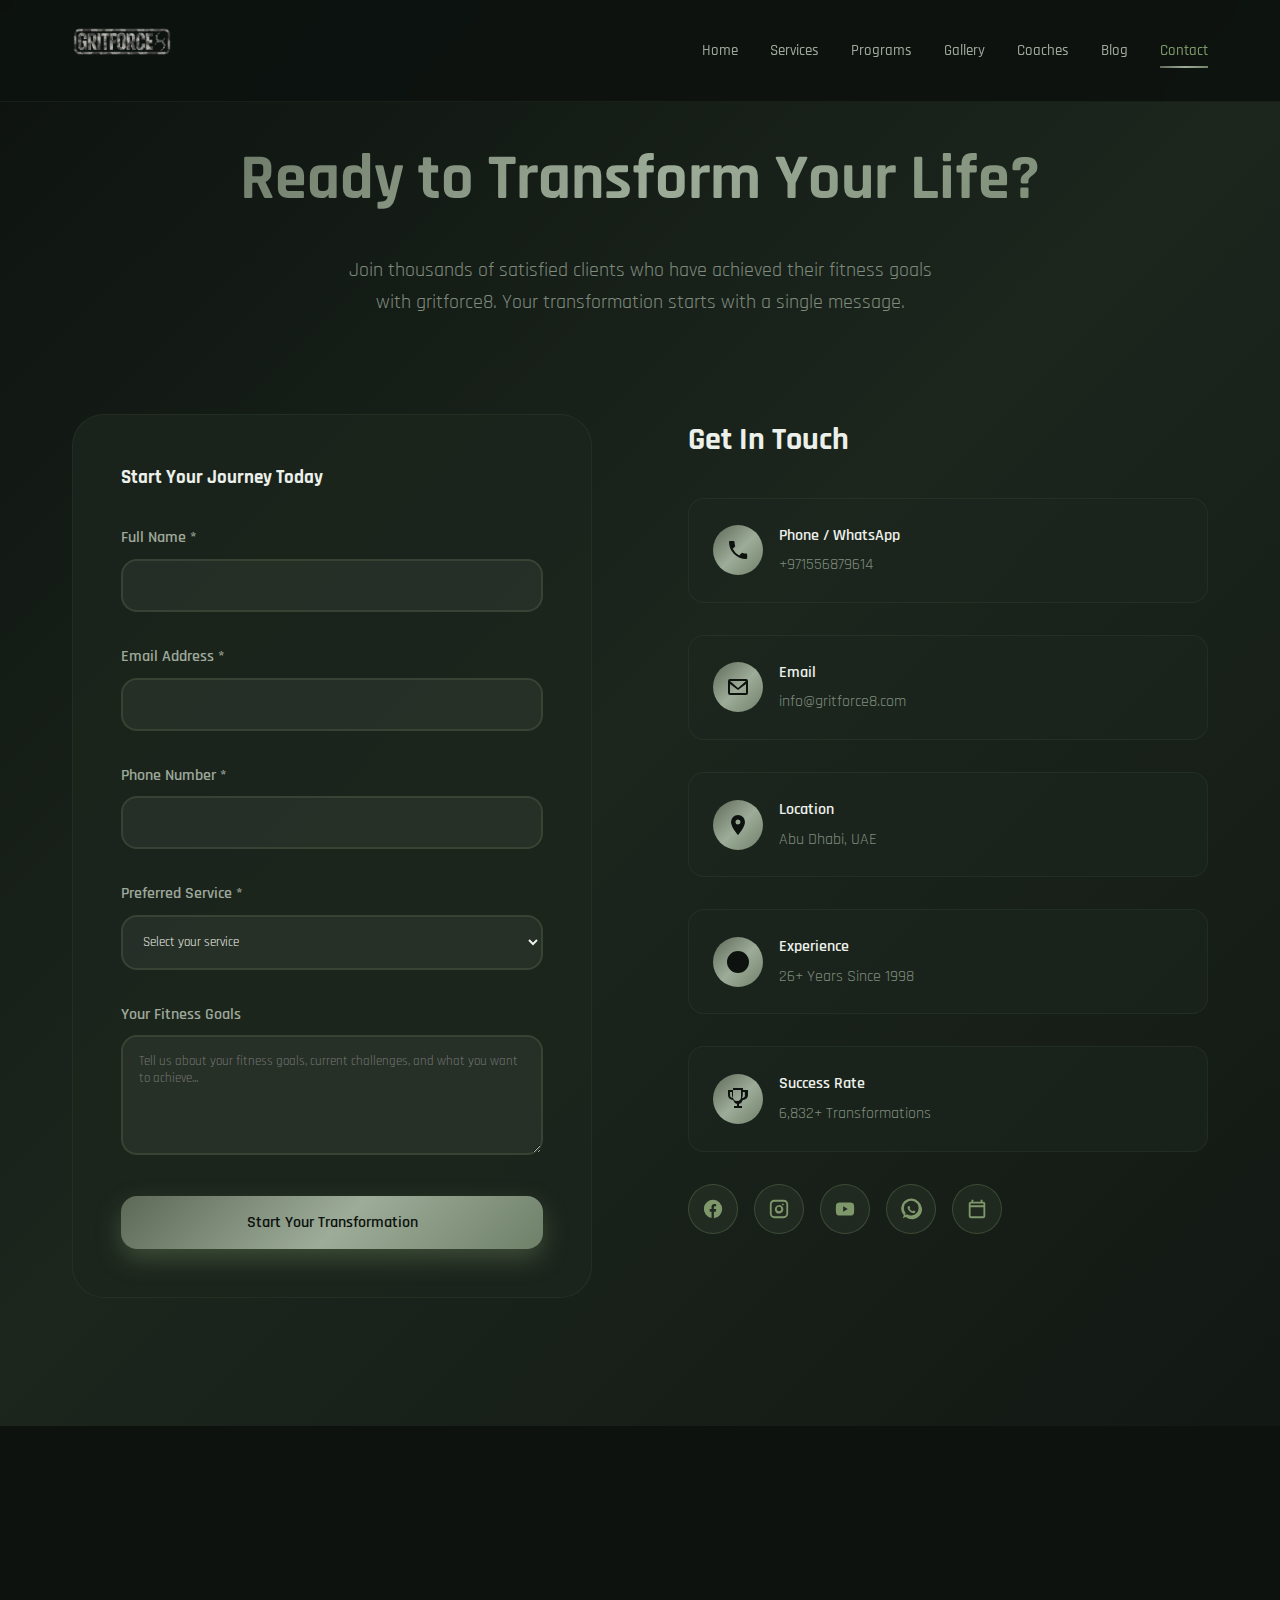
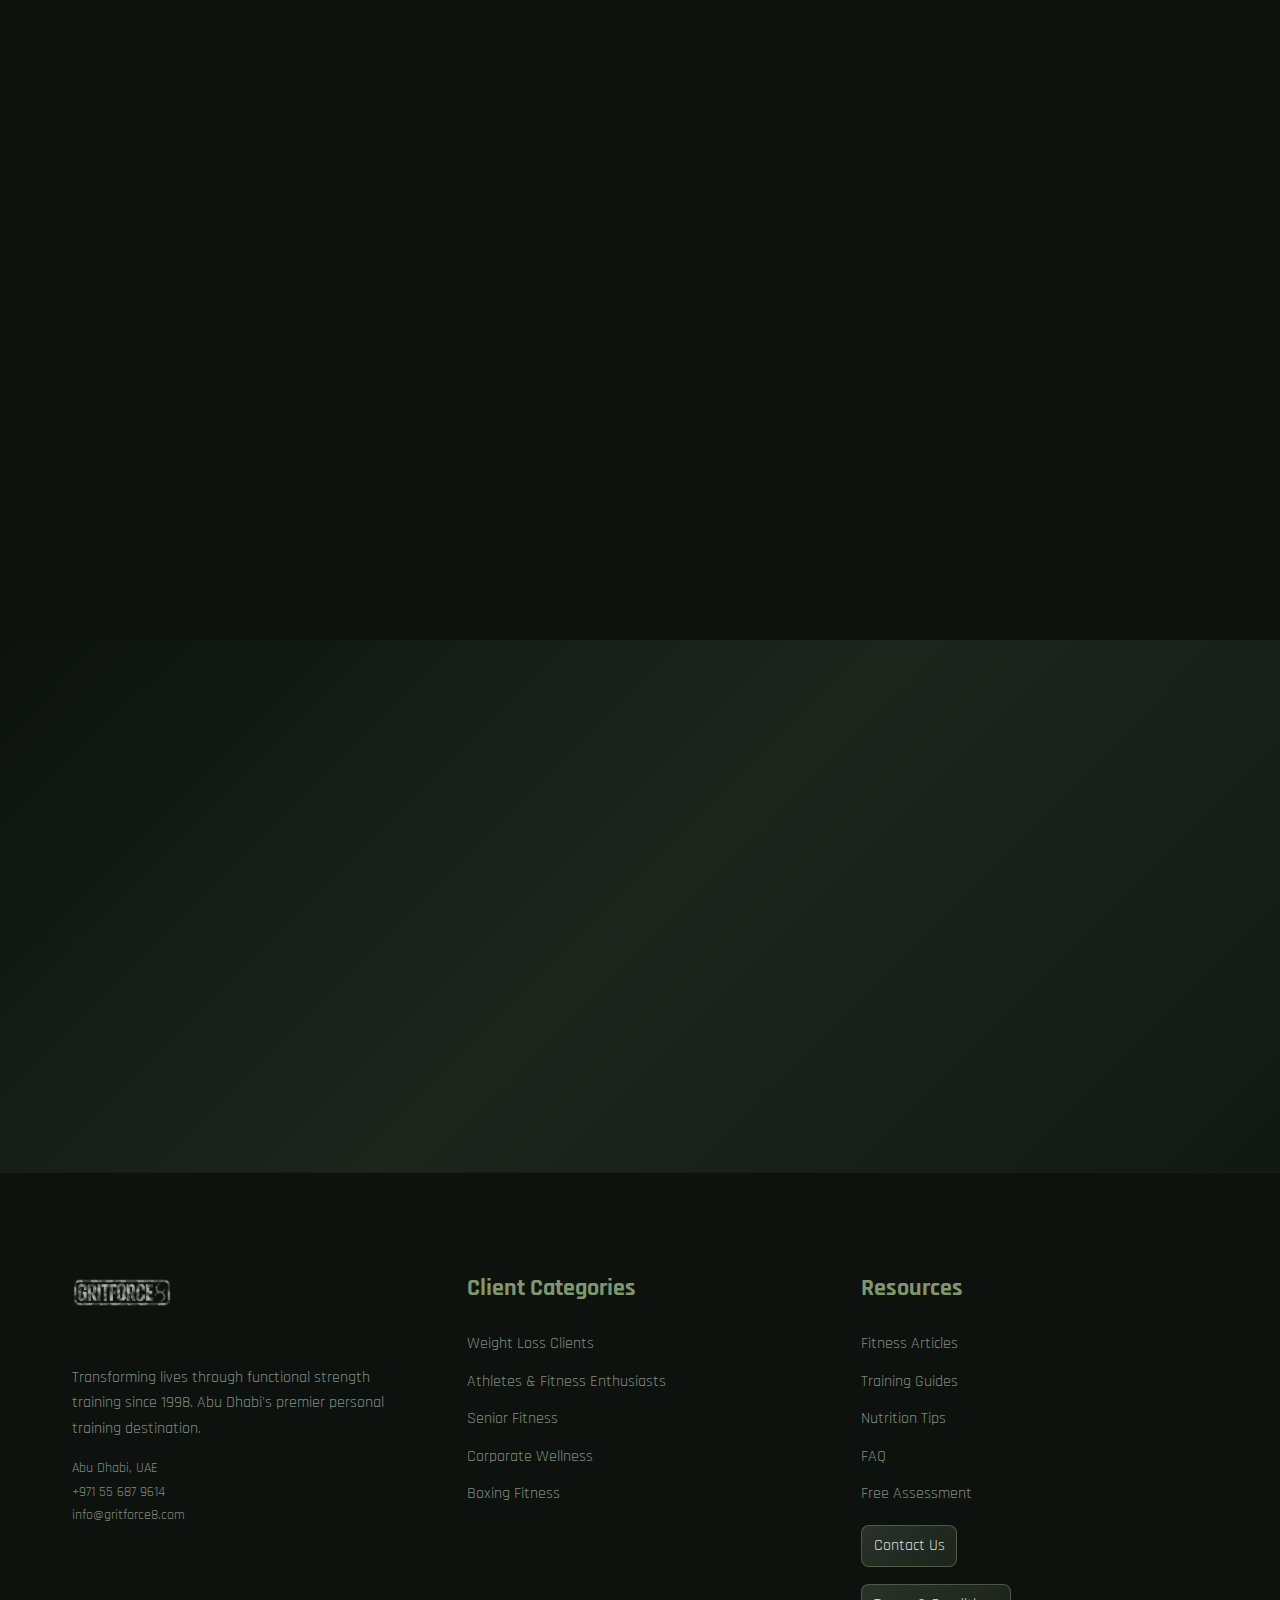
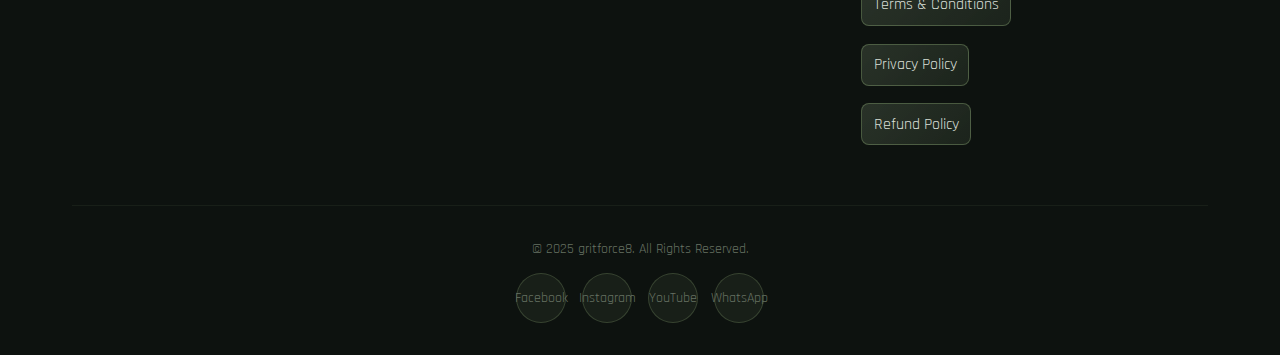
<file: contact.html>
<!DOCTYPE html>
<html lang="en">
<head>
    <meta charset="UTF-8">
    <meta name="viewport" content="width=device-width, initial-scale=1.0">
    <title>gritforce8 - Functional Strength Personal Training | Since 1998 | Abu Dhabi's Premier Fitness Center</title>
    
    <!-- Google Fonts - Poppins -->
    <link rel="preconnect" href="https://fonts.googleapis.com">
    <link rel="preconnect" href="https://fonts.gstatic.com" crossorigin>
    <link href="https://fonts.googleapis.com/css2?family=Rajdhani:wght@400;500;600;700&display=swap" rel="stylesheet">
    <link rel="icon" type="image/png" sizes="16x16" href="images/logo-symbol-transparent-16x16.png">
<link rel="icon" type="image/png" sizes="32x32" href="images/logo-symbol-transparent-32x32.png">
<link rel="icon" type="image/png" sizes="48x48" href="images/logo-symbol-transparent.png">
<link rel="shortcut icon" href="images/logo-symbol-transparent.ico" type="image/x-icon">
    
    <style>
        :root {
            --primary-gold: #7f986b;
            --gold-light: #a6b49a;
            --gold-dark: #55654d;
            --black: #0d120f;
            --white: #ecf0ea;
            --gray-100: #d7ded6;
            --gray-200: #bdc7bc;
            --gray-300: #9da89a;
            --gray-400: #7f8b7d;
            --gray-500: #667162;
            --gray-600: #4f5a4c;
            --gray-700: #3b4539;
            --gray-800: #263025;
            --gray-900: #182019;
            
            --gradient-gold: linear-gradient(135deg, #5c6957 0%, #9dac98 52%, #6f8069 100%);
            --gradient-dark: linear-gradient(135deg, #0d120f 0%, #1c261d 50%, #121813 100%);
            --gradient-overlay: linear-gradient(135deg, rgba(13, 18, 15, 0.86) 0%, rgba(31, 40, 31, 0.62) 100%);
            
            --shadow-gold: 0 10px 25px rgba(127, 152, 107, 0.34);
            --shadow-dark: 0 10px 25px rgba(0, 0, 0, 0.5);
            --shadow-premium: 0 20px 40px rgba(127, 152, 107, 0.2);
            
            --border-radius: 16px;
            --border-radius-lg: 24px;
            --border-radius-xl: 32px;
            
            --font-main: 'Rajdhani', sans-serif;
            
            --transition-fast: 0.2s cubic-bezier(0.4, 0, 0.2, 1);
            --transition-normal: 0.3s cubic-bezier(0.4, 0, 0.2, 1);
            --transition-slow: 0.5s cubic-bezier(0.4, 0, 0.2, 1);
        }

        * {
            margin: 0;
            padding: 0;
            box-sizing: border-box;
        }

        html {
            scroll-behavior: smooth;
            overflow-x: hidden;
        }

        body {
            font-family: var(--font-main);
            line-height: 1.6;
            color: var(--white);
            background-color: var(--black);
            background-image: radial-gradient(circle at 18% 20%, rgba(90, 112, 80, 0.16) 0, rgba(90, 112, 80, 0) 46%), radial-gradient(circle at 82% 10%, rgba(128, 136, 128, 0.18) 0, rgba(128, 136, 128, 0) 42%), radial-gradient(circle at 30% 80%, rgba(58, 74, 56, 0.22) 0, rgba(58, 74, 56, 0) 48%);
            overflow-x: hidden;
            -webkit-font-smoothing: antialiased;
            -moz-osx-font-smoothing: grayscale;
        }

        /* Custom Scrollbar */
        ::-webkit-scrollbar {
            width: 8px;
        }

        ::-webkit-scrollbar-track {
            background: var(--gray-900);
        }

        ::-webkit-scrollbar-thumb {
            background: var(--gradient-gold);
            border-radius: 4px;
        }

        /* Utility Classes */
        .container {
            max-width: 1200px;
            margin: 0 auto;
            padding: 0 2rem;
        }

        .container-wide {
            max-width: 1400px;
            margin: 0 auto;
            padding: 0 2rem;
        }

        .text-gold {
            background: var(--gradient-gold);
            -webkit-background-clip: text;
            -webkit-text-fill-color: transparent;
            background-clip: text;
        }

        .btn {
            display: inline-flex;
            align-items: center;
            justify-content: center;
            padding: 1rem 2rem;
            font-family: var(--font-main);
            font-weight: 600;
            font-size: 1rem;
            text-decoration: none;
            border: none;
            border-radius: var(--border-radius);
            cursor: pointer;
            transition: all var(--transition-normal);
            position: relative;
            overflow: hidden;
        }

        .btn-primary {
            background: var(--gradient-gold);
            color: var(--black);
            box-shadow: var(--shadow-gold);
        }

        .btn-primary:hover {
            transform: translateY(-2px);
            box-shadow: var(--shadow-premium);
        }

        .btn-outline {
            background: transparent;
            color: var(--primary-gold);
            border: 2px solid var(--primary-gold);
        }

        .btn-outline:hover {
            background: var(--primary-gold);
            color: var(--black);
            box-shadow: var(--shadow-gold);
        }

        .btn-white {
            background: var(--white);
            color: var(--black);
        }

        .btn-white:hover {
            background: var(--gray-100);
            transform: translateY(-2px);
        }

        /* Loading Animation */
        .loading-screen {
            position: fixed;
            top: 0;
            left: 0;
            width: 100%;
            height: 100%;
            background: var(--black);
            display: flex;
            flex-direction: column;
            align-items: center;
            justify-content: center;
            z-index: 10000;
            transition: opacity var(--transition-slow);
        }

        .loading-screen.fade-out {
            opacity: 0;
            pointer-events: none;
        }

        .loader {
            width: 60px;
            height: 60px;
            border: 3px solid var(--gray-800);
            border-top: 3px solid var(--primary-gold);
            border-radius: 50%;
            animation: spin 1s linear infinite;
            margin-bottom: 2rem;
        }

        .loading-text {
            color: var(--primary-gold);
            font-weight: 600;
            font-size: 1.2rem;
        }

        @keyframes spin {
            0% { transform: rotate(0deg); }
            100% { transform: rotate(360deg); }
        }

        /* Header */
        .header {
            position: fixed;
            top: 0;
            left: 0;
            right: 0;
            z-index: 1000;
            background: rgba(13, 18, 15, 0.95);
            backdrop-filter: blur(20px);
            border-bottom: 1px solid rgba(127, 152, 107, 0.1);
            transition: all var(--transition-normal);
        }

        .header.scrolled {
            background: rgba(13, 18, 15, 0.98);
            box-shadow: var(--shadow-dark);
        }

        .nav {
            display: flex;
            align-items: center;
            justify-content: space-between;
            padding: 1.5rem 2rem;
        }

        .logo {
            font-size: 2rem;
            font-weight: 800;
            letter-spacing: -0.5px;
        }

        .logo-ge8 {
            background: var(--gradient-gold);
            -webkit-background-clip: text;
            -webkit-text-fill-color: transparent;
            background-clip: text;
        }

        .logo-fit {
            color: var(--white);
        }

        .logo-first {
            color: var(--primary-gold);
            font-weight: 400;
        }

        .nav-links {
            display: flex;
            align-items: center;
            gap: 2rem;
            list-style: none;
        }

        .nav-link {
            color: var(--gray-300);
            text-decoration: none;
            font-weight: 500;
            font-size: 0.95rem;
            position: relative;
            transition: all var(--transition-fast);
        }

        .nav-link:hover,
        .nav-link.active {
            color: var(--primary-gold);
        }

        .nav-link::after {
            content: '';
            position: absolute;
            bottom: -8px;
            left: 0;
            width: 0;
            height: 2px;
            background: var(--gradient-gold);
            transition: width var(--transition-fast);
        }

        .nav-link:hover::after,
        .nav-link.active::after {
            width: 100%;
        }

        .mobile-toggle {
            display: none;
            flex-direction: column;
            gap: 4px;
            cursor: pointer;
            padding: 8px;
        }

        .mobile-toggle span {
            width: 24px;
            height: 2px;
            background: var(--primary-gold);
            transition: all var(--transition-fast);
        }

        /* Hero Section */
        .hero {
            height: 100vh;
            position: relative;
            display: flex;
            align-items: center;
            justify-content: center;
            overflow: hidden;
            background: var(--black);
        }

        .hero-bg {
            position: absolute;
            top: 0;
            left: 0;
            width: 100%;
            height: 100%;
            background: linear-gradient(
                135deg,
                rgba(13, 18, 15, 0.7) 0%,
                rgba(127, 152, 107, 0.1) 50%,
                rgba(13, 18, 15, 0.8) 100%
            ),
            url('https://images.unsplash.com/photo-1534438327276-14e5300c3a48?ixlib=rb-4.0.3&ixid=M3wxMjA3fDB8MHxwaG90by1wYWdlfHx8fGVufDB8fHx8fA%3D%3D&auto=format&fit=crop&w=2070&q=80');
            background-size: cover;
            background-position: center;
            background-attachment: fixed;
            z-index: -1;
        }

        .hero-content {
            text-align: center;
            max-width: 900px;
            z-index: 2;
            animation: heroFadeIn 1.5s ease-out;
        }

        .hero-badge {
            display: inline-block;
            padding: 0.75rem 2rem;
            background: rgba(127, 152, 107, 0.1);
            border: 1px solid rgba(127, 152, 107, 0.3);
            border-radius: 50px;
            font-size: 0.875rem;
            font-weight: 600;
            color: var(--primary-gold);
            margin-bottom: 2rem;
            backdrop-filter: blur(10px);
        }

        .hero-title {
            font-size: clamp(3rem, 8vw, 6rem);
            font-weight: 900;
            line-height: 1.1;
            margin-bottom: 1.5rem;
            background: linear-gradient(135deg, var(--white) 0%, var(--primary-gold) 100%);
            -webkit-background-clip: text;
            -webkit-text-fill-color: transparent;
            background-clip: text;
        }

        .hero-subtitle {
            font-size: clamp(1.25rem, 3vw, 1.5rem);
            color: var(--gray-300);
            margin-bottom: 3rem;
            font-weight: 400;
        }

        .hero-cta {
            display: flex;
            gap: 1.5rem;
            justify-content: center;
            flex-wrap: wrap;
            margin-bottom: 4rem;
        }

        @keyframes heroFadeIn {
            from {
                opacity: 0;
                transform: translateY(30px);
            }
            to {
                opacity: 1;
                transform: translateY(0);
            }
        }

        /* Video Section */
        .video-section {
            padding: 8rem 0;
            background: var(--gradient-dark);
            text-align: center;
        }

        .video-container {
            max-width: 800px;
            margin: 0 auto;
            border-radius: var(--border-radius-xl);
            overflow: hidden;
            box-shadow: var(--shadow-premium);
            background: var(--gray-900);
            padding: 3rem;
        }

        .video-placeholder {
            width: 100%;
            height: 400px;
            background: linear-gradient(135deg, var(--gray-800) 0%, var(--gray-700) 100%);
            border-radius: var(--border-radius-lg);
            display: flex;
            align-items: center;
            justify-content: center;
            font-size: 4rem;
            color: var(--primary-gold);
            margin-bottom: 2rem;
        }

        /* Stats Section */
        .stats {
            padding: 8rem 0;
            background: var(--black);
            position: relative;
        }

        .stats-grid {
            display: grid;
            grid-template-columns: repeat(auto-fit, minmax(200px, 1fr));
            gap: 4rem;
            text-align: center;
        }

        .stat-item {
            animation: countUp 2s ease-out;
        }

        .stat-number {
            font-size: 4rem;
            font-weight: 900;
            background: var(--gradient-gold);
            -webkit-background-clip: text;
            -webkit-text-fill-color: transparent;
            background-clip: text;
            display: block;
            margin-bottom: 0.5rem;
        }

        .stat-label {
            font-size: 1.125rem;
            color: var(--gray-400);
            font-weight: 500;
        }

        /* Services Section */
        .services {
            padding: 8rem 0;
            background: var(--gradient-dark);
        }

        .section-header {
            text-align: center;
            margin-bottom: 6rem;
        }

        .section-title {
            font-size: clamp(2.5rem, 5vw, 4rem);
            font-weight: 800;
            margin-bottom: 1.5rem;
            background: var(--gradient-gold);
            -webkit-background-clip: text;
            -webkit-text-fill-color: transparent;
            background-clip: text;
        }

        .section-subtitle {
            font-size: 1.25rem;
            color: var(--gray-400);
            max-width: 600px;
            margin: 0 auto;
        }

        .services-grid {
            display: grid;
            grid-template-columns: repeat(auto-fit, minmax(350px, 1fr));
            gap: 3rem;
            margin-bottom: 6rem;
        }

        .service-card {
            background: linear-gradient(135deg, var(--gray-900) 0%, var(--gray-800) 100%);
            border-radius: var(--border-radius-lg);
            padding: 3rem;
            text-align: center;
            position: relative;
            overflow: hidden;
            transition: all var(--transition-normal);
            border: 1px solid rgba(127, 152, 107, 0.1);
        }

        .service-card::before {
            content: '';
            position: absolute;
            top: 0;
            left: -100%;
            width: 100%;
            height: 100%;
            background: linear-gradient(90deg, transparent, rgba(127, 152, 107, 0.1), transparent);
            transition: left var(--transition-slow);
        }

        .service-card:hover::before {
            left: 100%;
        }

        .service-card:hover {
            transform: translateY(-10px);
            box-shadow: var(--shadow-premium);
            border-color: rgba(127, 152, 107, 0.3);
        }

        .service-icon {
            width: 80px;
            height: 80px;
            background: var(--gradient-gold);
            border-radius: 50%;
            display: flex;
            align-items: center;
            justify-content: center;
            margin: 0 auto 2rem;
            font-size: 2rem;
        }

        .service-title {
            font-size: 1.75rem;
            font-weight: 700;
            margin-bottom: 1rem;
            color: var(--white);
        }

        .service-description {
            color: var(--gray-400);
            margin-bottom: 2rem;
            line-height: 1.7;
        }

        .service-price {
            font-size: 2.5rem;
            font-weight: 800;
            background: var(--gradient-gold);
            -webkit-background-clip: text;
            -webkit-text-fill-color: transparent;
            background-clip: text;
            margin-bottom: 2rem;
        }

        .service-features {
            list-style: none;
            margin-bottom: 2rem;
        }

        .service-features li {
            padding: 0.5rem 0;
            color: var(--gray-300);
            position: relative;
            padding-left: 2rem;
        }

        .service-features li::before {
            content: '\2713';
            position: absolute;
            left: 0;
            color: var(--primary-gold);
            font-weight: bold;
        }

        .service-badge {
            position: absolute;
            top: 1rem;
            right: 1rem;
            background: var(--gradient-gold);
            color: var(--black);
            padding: 0.5rem 1rem;
            border-radius: 50px;
            font-size: 0.75rem;
            font-weight: 600;
            text-transform: uppercase;
        }

        /* Gallery Section */
        .gallery {
            padding: 8rem 0;
            background: var(--black);
        }

        .gallery-grid {
            display: grid;
            grid-template-columns: repeat(auto-fit, minmax(300px, 1fr));
            gap: 2rem;
        }

        .gallery-item {
            aspect-ratio: 4/3;
            border-radius: var(--border-radius-lg);
            overflow: hidden;
            position: relative;
            cursor: pointer;
            transition: all var(--transition-normal);
        }

        .gallery-item:hover {
            transform: scale(1.05);
            box-shadow: var(--shadow-premium);
        }

        .gallery-image {
            width: 100%;
            height: 100%;
            background: linear-gradient(135deg, var(--gray-700) 0%, var(--gray-600) 100%);
            display: flex;
            align-items: center;
            justify-content: center;
            font-size: 3rem;
            color: var(--primary-gold);
        }

        .gallery-overlay {
            position: absolute;
            top: 0;
            left: 0;
            right: 0;
            bottom: 0;
            background: linear-gradient(to top, rgba(13, 18, 15, 0.8), transparent);
            display: flex;
            align-items: flex-end;
            padding: 1.5rem;
            opacity: 0;
            transition: all var(--transition-normal);
        }

        .gallery-item:hover .gallery-overlay {
            opacity: 1;
        }

        .gallery-info h3 {
            color: var(--white);
            font-size: 1.25rem;
            font-weight: 600;
            margin-bottom: 0.5rem;
        }

        .gallery-info p {
            color: var(--gray-300);
            font-size: 0.875rem;
        }

        /* Programs Section */
        .programs {
            padding: 8rem 0;
            background: var(--gradient-dark);
        }

        .programs-grid {
            display: grid;
            grid-template-columns: repeat(auto-fit, minmax(350px, 1fr));
            gap: 3rem;
        }

        .program-card {
            background: rgba(28, 38, 29, 0.8);
            border-radius: var(--border-radius-lg);
            padding: 3rem;
            border: 1px solid rgba(127, 152, 107, 0.1);
            transition: all var(--transition-normal);
            position: relative;
            overflow: hidden;
        }

        .program-card:hover {
            transform: translateY(-5px);
            border-color: rgba(127, 152, 107, 0.3);
            box-shadow: var(--shadow-gold);
        }

        .program-card h3 {
            font-size: 1.75rem;
            font-weight: 700;
            margin-bottom: 1rem;
            color: var(--primary-gold);
        }

        .program-card p {
            color: var(--gray-400);
            margin-bottom: 1.5rem;
            line-height: 1.7;
        }

        .program-duration {
            display: inline-block;
            background: rgba(127, 152, 107, 0.1);
            color: var(--primary-gold);
            padding: 0.5rem 1rem;
            border-radius: var(--border-radius);
            font-size: 0.875rem;
            font-weight: 600;
            margin-bottom: 1.5rem;
        }

        /* Pricing Tables */
        .pricing {
            padding: 8rem 0;
            background: var(--black);
        }

        .pricing-grid {
            display: grid;
            grid-template-columns: repeat(auto-fit, minmax(300px, 1fr));
            gap: 3rem;
            margin-top: 4rem;
        }

        .pricing-card {
            background: var(--gradient-dark);
            border-radius: var(--border-radius-xl);
            padding: 3rem;
            text-align: center;
            border: 1px solid rgba(127, 152, 107, 0.1);
            transition: all var(--transition-normal);
            position: relative;
        }

        .pricing-card.featured {
            border-color: var(--primary-gold);
            transform: scale(1.05);
            box-shadow: var(--shadow-premium);
        }

        .pricing-card.featured::before {
            content: 'Most Popular';
            position: absolute;
            top: -1rem;
            left: 50%;
            transform: translateX(-50%);
            background: var(--gradient-gold);
            color: var(--black);
            padding: 0.5rem 2rem;
            border-radius: 50px;
            font-weight: 600;
            font-size: 0.875rem;
        }

        .pricing-card:hover {
            transform: translateY(-5px);
            border-color: rgba(127, 152, 107, 0.3);
        }

        .pricing-card.featured:hover {
            transform: scale(1.05) translateY(-5px);
        }

        .pricing-header h3 {
            font-size: 1.75rem;
            font-weight: 700;
            color: var(--white);
            margin-bottom: 1rem;
        }

        .pricing-price {
            font-size: 3rem;
            font-weight: 900;
            color: var(--primary-gold);
            margin-bottom: 0.5rem;
        }

        .pricing-period {
            color: var(--gray-400);
            font-size: 1rem;
            margin-bottom: 2rem;
        }

        .pricing-features {
            list-style: none;
            margin-bottom: 3rem;
        }

        .pricing-features li {
            padding: 0.75rem 0;
            color: var(--gray-300);
            border-bottom: 1px solid rgba(255, 255, 255, 0.1);
        }

        .pricing-features li:last-child {
            border-bottom: none;
        }

        .pricing-features li::before {
            content: '\2713';
            color: var(--primary-gold);
            font-weight: bold;
            margin-right: 1rem;
        }

        /* Client Types Section */
        .client-types {
            padding: 8rem 0;
            background: var(--gradient-dark);
        }

        .client-types-grid {
            display: grid;
            grid-template-columns: repeat(auto-fit, minmax(250px, 1fr));
            gap: 2rem;
        }

        .client-type-card {
            background: rgba(28, 38, 29, 0.8);
            border-radius: var(--border-radius-lg);
            padding: 2rem;
            text-align: center;
            border: 1px solid rgba(127, 152, 107, 0.1);
            transition: all var(--transition-normal);
        }

        .client-type-card:hover {
            transform: translateY(-5px);
            border-color: rgba(127, 152, 107, 0.3);
            box-shadow: var(--shadow-gold);
        }

        .client-type-icon {
            width: 60px;
            height: 60px;
           
            border-radius: 50%;
            display: flex;
            align-items: center;
            justify-content: center;
            margin: 0 auto 1.5rem;
            font-size: 1.5rem;
        }

        .client-type-card h3 {
            font-size: 1.25rem;
            font-weight: 600;
            color: var(--primary-gold);
            margin-bottom: 1rem;
        }

        .client-type-card p {
            color: var(--gray-400);
            font-size: 0.9rem;
            line-height: 1.6;
        }

        /* Before/After Section */
        .before-after {
            padding: 8rem 0;
            background: var(--black);
        }

        .before-after-grid {
            display: grid;
            grid-template-columns: repeat(auto-fit, minmax(400px, 1fr));
            gap: 4rem;
        }

        .transformation-card {
            background: var(--gradient-dark);
            border-radius: var(--border-radius-xl);
            padding: 3rem;
            text-align: center;
            border: 1px solid rgba(127, 152, 107, 0.1);
        }

        .before-after-images {
            display: grid;
            grid-template-columns: 1fr 1fr;
            gap: 1rem;
            margin-bottom: 2rem;
        }

        .ba-image {
            aspect-ratio: 3/4;
            border-radius: var(--border-radius);
            background: var(--gray-700);
            display: flex;
            align-items: center;
            justify-content: center;
            font-size: 2rem;
            color: var(--primary-gold);
            position: relative;
        }

        .ba-label {
            position: absolute;
            top: 1rem;
            left: 50%;
            transform: translateX(-50%);
            background: var(--black);
            color: var(--white);
            padding: 0.25rem 1rem;
            border-radius: 50px;
            font-size: 0.75rem;
            font-weight: 600;
        }

        .transformation-info h3 {
            color: var(--white);
            font-size: 1.5rem;
            font-weight: 700;
            margin-bottom: 1rem;
        }

        .transformation-stats {
            display: grid;
            grid-template-columns: repeat(3, 1fr);
            gap: 1rem;
            margin-bottom: 2rem;
        }

        .stat {
            text-align: center;
        }

        .stat-value {
            font-size: 1.5rem;
            font-weight: 700;
            color: var(--primary-gold);
            display: block;
        }

        .stat-label {
            font-size: 0.875rem;
            color: var(--gray-400);
        }

        /* Facilities Section */
        .facilities {
            padding: 8rem 0;
            background: var(--gradient-dark);
        }

        .facilities-grid {
            display: grid;
            grid-template-columns: repeat(auto-fit, minmax(350px, 1fr));
            gap: 3rem;
        }

        .facility-card {
            background: rgba(28, 38, 29, 0.8);
            border-radius: var(--border-radius-lg);
            overflow: hidden;
            border: 1px solid rgba(127, 152, 107, 0.1);
            transition: all var(--transition-normal);
        }

        .facility-card:hover {
            transform: translateY(-5px);
            border-color: rgba(127, 152, 107, 0.3);
        }

        .facility-image {
            width: 100%;
            height: 250px;
            background: var(--gray-700);
            display: flex;
            align-items: center;
            justify-content: center;
            font-size: 3rem;
            color: var(--primary-gold);
        }

        .facility-content {
            padding: 2rem;
        }

        .facility-content h3 {
            font-size: 1.5rem;
            font-weight: 700;
            color: var(--white);
            margin-bottom: 1rem;
        }

        .facility-content p {
            color: var(--gray-400);
            line-height: 1.6;
            margin-bottom: 1.5rem;
        }

        .facility-features {
            list-style: none;
        }

        .facility-features li {
            color: var(--gray-300);
            margin-bottom: 0.5rem;
            position: relative;
            padding-left: 1.5rem;
        }

        .facility-features li::before {
            content: '\2022';
            color: var(--primary-gold);
            position: absolute;
            left: 0;
        }

        /* Equipment Section */
        .equipment {
            padding: 8rem 0;
            background: var(--black);
        }

        .equipment-showcase {
            display: grid;
            grid-template-columns: repeat(auto-fill, minmax(200px, 1fr));
            gap: 2rem;
            margin-top: 4rem;
        }

        .equipment-item {
            background: var(--gradient-dark);
            border-radius: var(--border-radius);
            padding: 2rem;
            text-align: center;
            border: 1px solid rgba(127, 152, 107, 0.1);
            transition: all var(--transition-normal);
        }

        .equipment-item:hover {
            border-color: rgba(127, 152, 107, 0.3);
            transform: translateY(-5px);
        }

        .equipment-icon {
            font-size: 3rem;
            color: var(--primary-gold);
            margin-bottom: 1rem;
        }

        .equipment-item h3 {
            font-size: 1rem;
            font-weight: 600;
            color: var(--white);
            margin-bottom: 0.5rem;
        }

        .equipment-item p {
            font-size: 0.875rem;
            color: var(--gray-400);
        }

        /* Nutrition Section */
        .nutrition {
            padding: 8rem 0;
            background: var(--gradient-dark);
        }

        .nutrition-content {
            display: grid;
            grid-template-columns: 1fr 1fr;
            gap: 6rem;
            align-items: center;
            margin-bottom: 4rem;
        }

        .nutrition-image {
            width: 100%;
            height: 400px;
            background: var(--gray-700);
            border-radius: var(--border-radius-xl);
            display: flex;
            align-items: center;
            justify-content: center;
            font-size: 4rem;
            color: var(--primary-gold);
        }

        .nutrition-text h2 {
            font-size: 3rem;
            font-weight: 800;
            margin-bottom: 2rem;
            background: var(--gradient-gold);
            -webkit-background-clip: text;
            -webkit-text-fill-color: transparent;
            background-clip: text;
        }

        .nutrition-text p {
            font-size: 1.125rem;
            color: var(--gray-300);
            margin-bottom: 2rem;
            line-height: 1.7;
        }

        .nutrition-benefits {
            display: grid;
            grid-template-columns: repeat(auto-fit, minmax(300px, 1fr));
            gap: 2rem;
        }

        .benefit-card {
            background: rgba(28, 38, 29, 0.8);
            border-radius: var(--border-radius);
            padding: 2rem;
            border: 1px solid rgba(127, 152, 107, 0.1);
        }

        .benefit-card h3 {
            font-size: 1.25rem;
            font-weight: 600;
            color: var(--primary-gold);
            margin-bottom: 1rem;
        }

        .benefit-card p {
            color: var(--gray-400);
            font-size: 0.95rem;
            line-height: 1.6;
        }

        /* Methodology Section */
        .methodology {
            padding: 8rem 0;
            background: var(--black);
        }

        .methodology-steps {
            display: grid;
            grid-template-columns: repeat(auto-fit, minmax(250px, 1fr));
            gap: 3rem;
            margin-top: 4rem;
        }

        .step-card {
            text-align: center;
            position: relative;
        }

        .step-number {
            width: 80px;
            height: 80px;
            background: var(--gradient-gold);
            border-radius: 50%;
            display: flex;
            align-items: center;
            justify-content: center;
            font-size: 2rem;
            font-weight: 900;
            color: var(--black);
            margin: 0 auto 2rem;
        }

        .step-card h3 {
            font-size: 1.5rem;
            font-weight: 700;
            color: var(--white);
            margin-bottom: 1rem;
        }

        .step-card p {
            color: var(--gray-400);
            line-height: 1.6;
        }

        /* FAQ Section */
        .faq {
            padding: 8rem 0;
            background: var(--gradient-dark);
        }

        .faq-list {
            max-width: 800px;
            margin: 0 auto;
            margin-top: 4rem;
        }

        .faq-item {
            background: rgba(28, 38, 29, 0.8);
            border-radius: var(--border-radius);
            margin-bottom: 1rem;
            border: 1px solid rgba(127, 152, 107, 0.1);
            overflow: hidden;
        }

        .faq-question {
            padding: 2rem;
            cursor: pointer;
            display: flex;
            justify-content: space-between;
            align-items: center;
            transition: all var(--transition-fast);
        }

        .faq-question:hover {
            background: rgba(28, 38, 29, 1);
        }

        .faq-question h3 {
            font-size: 1.125rem;
            font-weight: 600;
            color: var(--white);
        }

        .faq-icon {
            font-size: 1.5rem;
            color: var(--primary-gold);
            transition: transform var(--transition-fast);
        }

        .faq-item.active .faq-icon {
            transform: rotate(45deg);
        }

        .faq-answer {
            max-height: 0;
            overflow: hidden;
            transition: all var(--transition-normal);
        }

        .faq-item.active .faq-answer {
            max-height: 200px;
        }

        .faq-answer-content {
            padding: 0 2rem 2rem;
            color: var(--gray-400);
            line-height: 1.6;
        }

        /* Team Section */
        .team {
            padding: 8rem 0;
            background: var(--black);
        }

        .team-grid {
            display: grid;
            grid-template-columns: repeat(auto-fit, minmax(350px, 1fr));
            gap: 4rem;
        }

        .trainer-card {
            background: linear-gradient(135deg, var(--gray-900) 0%, var(--gray-800) 100%);
            border-radius: var(--border-radius-xl);
            padding: 3rem;
            text-align: center;
            border: 1px solid rgba(127, 152, 107, 0.1);
            transition: all var(--transition-normal);
        }

        .trainer-card:hover {
            transform: translateY(-10px);
            box-shadow: var(--shadow-premium);
            border-color: rgba(127, 152, 107, 0.3);
        }

        .trainer-image {
            width: 200px;
            height: 200px;
            border-radius: 50%;
            background: var(--gradient-gold);
            display: flex;
            align-items: center;
            justify-content: center;
            margin: 0 auto 2rem;
            font-size: 4rem;
            color: var(--black);
        }

        .trainer-name {
            font-size: 2rem;
            font-weight: 700;
            margin-bottom: 0.5rem;
            color: var(--white);
        }

        .trainer-title {
            color: var(--primary-gold);
            font-weight: 600;
            font-size: 1.125rem;
            margin-bottom: 1.5rem;
        }

        .trainer-bio {
            color: var(--gray-400);
            line-height: 1.7;
            margin-bottom: 2rem;
        }

        .trainer-skills {
            display: flex;
            flex-wrap: wrap;
            gap: 0.5rem;
            justify-content: center;
            margin-bottom: 2rem;
        }

        .skill-tag {
            background: rgba(127, 152, 107, 0.1);
            color: var(--primary-gold);
            padding: 0.5rem 1rem;
            border-radius: 50px;
            font-size: 0.875rem;
            font-weight: 500;
        }

        /* Testimonials */
        .testimonials {
            padding: 8rem 0;
            background: var(--gradient-dark);
        }

        .testimonials-grid {
            display: grid;
            grid-template-columns: repeat(auto-fit, minmax(400px, 1fr));
            gap: 3rem;
        }

        .testimonial-card {
            background: rgba(28, 38, 29, 0.8);
            border-radius: var(--border-radius-lg);
            padding: 3rem;
            text-align: center;
            position: relative;
            border: 1px solid rgba(127, 152, 107, 0.1);
            transition: all var(--transition-normal);
        }

        .testimonial-card:hover {
            transform: translateY(-5px);
            box-shadow: var(--shadow-premium);
            border-color: rgba(127, 152, 107, 0.3);
        }

        .testimonial-quote {
            font-size: 1.125rem;
            font-style: italic;
            color: var(--gray-300);
            margin-bottom: 2rem;
            line-height: 1.7;
        }

        .testimonial-quote::before,
        .testimonial-quote::after {
            content: '"';
            font-size: 3rem;
            color: var(--primary-gold);
            font-family: serif;
        }

        .testimonial-author {
            font-weight: 600;
            color: var(--primary-gold);
            font-size: 1.125rem;
            margin-bottom: 0.5rem;
        }

        .testimonial-role {
            font-size: 0.875rem;
            color: var(--gray-500);
        }

        .stars {
            display: flex;
            justify-content: center;
            gap: 0.25rem;
            margin-bottom: 2rem;
        }

        .star {
            color: var(--primary-gold);
            font-size: 1.25rem;
        }

        /* Blog Section */
        .blog {
            padding: 8rem 0;
            background: var(--black);
        }

        .blog-grid {
            display: grid;
            grid-template-columns: repeat(auto-fit, minmax(400px, 1fr));
            gap: 3rem;
        }

        .blog-card {
            background: var(--gradient-dark);
            border-radius: var(--border-radius-xl);
            overflow: hidden;
            border: 1px solid rgba(127, 152, 107, 0.1);
            transition: all var(--transition-normal);
        }

        .blog-card:hover {
            transform: translateY(-5px);
            border-color: rgba(127, 152, 107, 0.3);
            box-shadow: var(--shadow-premium);
        }

        .blog-image {
            width: 100%;
            height: 250px;
            background: var(--gray-700);
            display: flex;
            align-items: center;
            justify-content: center;
            font-size: 3rem;
            color: var(--primary-gold);
        }

        .blog-content {
            padding: 2rem;
        }

        .blog-meta {
            color: var(--primary-gold);
            font-size: 0.875rem;
            font-weight: 600;
            margin-bottom: 1rem;
        }

        .blog-title {
            font-size: 1.5rem;
            font-weight: 700;
            margin-bottom: 1rem;
            color: var(--white);
            line-height: 1.3;
        }

        .blog-excerpt {
            color: var(--gray-400);
            margin-bottom: 1.5rem;
            line-height: 1.6;
        }

        .read-more {
            color: var(--primary-gold);
            text-decoration: none;
            font-weight: 600;
            display: inline-flex;
            align-items: center;
            gap: 0.5rem;
            transition: all var(--transition-fast);
        }

        .read-more:hover {
            transform: translateX(5px);
        }

        /* Contact Section */
        .contact {
            padding: 8rem 0;
            background: var(--gradient-dark);
        }

        .contact-content {
            display: grid;
            grid-template-columns: 1fr 1fr;
            gap: 6rem;
        }

        .contact-form {
            background: rgba(28, 38, 29, 0.8);
            border-radius: var(--border-radius-xl);
            padding: 3rem;
            border: 1px solid rgba(127, 152, 107, 0.1);
        }

        .form-group {
            margin-bottom: 2rem;
        }

        .form-label {
            display: block;
            font-weight: 600;
            color: var(--gray-300);
            margin-bottom: 0.5rem;
        }

        .form-input,
        .form-textarea,
        .form-select {
            width: 100%;
            padding: 1rem;
            background: rgba(255, 255, 255, 0.05);
            border: 2px solid rgba(127, 152, 107, 0.2);
            border-radius: var(--border-radius);
            color: var(--white);
            font-family: var(--font-main);
            transition: all var(--transition-fast);
        }

        .form-input:focus,
        .form-textarea:focus,
        .form-select:focus {
            outline: none;
            border-color: var(--primary-gold);
            background: rgba(255, 255, 255, 0.1);
            box-shadow: 0 0 0 3px rgba(127, 152, 107, 0.1);
        }

        .form-textarea {
            resize: vertical;
            min-height: 120px;
        }

        .contact-info h3 {
            font-size: 2rem;
            font-weight: 700;
            margin-bottom: 2rem;
            color: var(--white);
        }

        .contact-item {
            display: flex;
            align-items: center;
            gap: 1rem;
            margin-bottom: 2rem;
            padding: 1.5rem;
            background: rgba(28, 38, 29, 0.5);
            border-radius: var(--border-radius);
            border: 1px solid rgba(127, 152, 107, 0.1);
            transition: all var(--transition-fast);
        }

        .contact-item:hover {
            border-color: rgba(127, 152, 107, 0.3);
            background: rgba(28, 38, 29, 0.8);
        }

        .contact-icon {
            width: 50px;
            height: 50px;
            background: var(--gradient-gold);
            border-radius: 50%;
            display: flex;
            align-items: center;
            justify-content: center;
            color: var(--black);
            font-size: 1.25rem;
        }

        /* Map Section */
        .map-section {
            padding: 4rem 0;
            background: var(--black);
        }

        .map-container {
            width: 100%;
            height: 400px;
            background: var(--gray-800);
            border-radius: var(--border-radius-lg);
            display: flex;
            align-items: center;
            justify-content: center;
            font-size: 4rem;
            color: var(--primary-gold);
        }

        /* Newsletter Section */
        .newsletter {
            padding: 6rem 0;
            background: var(--gradient-dark);
            text-align: center;
        }

        .newsletter-form {
            display: flex;
            max-width: 500px;
            margin: 0 auto;
            gap: 1rem;
            margin-top: 2rem;
        }

        .newsletter-input {
            flex: 1;
            padding: 1rem;
            background: rgba(255, 255, 255, 0.05);
            border: 2px solid rgba(127, 152, 107, 0.2);
            border-radius: var(--border-radius);
            color: var(--white);
            font-family: var(--font-main);
        }

        .newsletter-input:focus {
            outline: none;
            border-color: var(--primary-gold);
        }

        /* Footer */
        .footer {
            background: var(--black);
            padding: 6rem 0 2rem;
            border-top: 1px solid rgba(127, 152, 107, 0.1);
        }

        .footer-content {
            display: grid;
            grid-template-columns: repeat(auto-fit, minmax(250px, 1fr));
            gap: 3rem;
            margin-bottom: 3rem;
        }

        .footer-section h3 {
            font-size: 1.5rem;
            font-weight: 700;
            margin-bottom: 1.5rem;
            color: var(--primary-gold);
        }

        .footer-section ul {
            list-style: none;
        }

        .footer-section ul li {
            margin-bottom: 0.75rem;
        }

        .footer-section ul li a {
            color: var(--gray-400);
            text-decoration: none;
            transition: var(--transition-fast);
        }

        .footer-section ul li a:hover {
            color: var(--primary-gold);
        }

        .footer-logo {
            font-size: 2.5rem;
            font-weight: 800;
            margin-bottom: 2rem;
        }

        .social-links {
            display: flex;
            gap: 1rem;
            margin-top: 2rem;
        }

        .social-link {
            width: 50px;
            height: 50px;
            background: rgba(127, 152, 107, 0.1);
            border: 1px solid rgba(127, 152, 107, 0.3);
            border-radius: 50%;
            display: flex;
            align-items: center;
            justify-content: center;
            color: var(--primary-gold);
            text-decoration: none;
            transition: all var(--transition-fast);
        }

        .social-link:hover {
            background: var(--primary-gold);
            color: var(--black);
            transform: translateY(-2px);
        }

        .footer-bottom {
            text-align: center;
            padding-top: 2rem;
            border-top: 1px solid rgba(127, 152, 107, 0.1);
            color: var(--gray-500);
            font-size: 0.875rem;
        }

        /* Animations */
        .fade-in {
            opacity: 0;
            transform: translateY(30px);
            transition: all var(--transition-slow);
        }

        .fade-in.visible {
            opacity: 1;
            transform: translateY(0);
        }

        .slide-in-left {
            opacity: 0;
            transform: translateX(-50px);
            transition: all var(--transition-slow);
        }

        .slide-in-left.visible {
            opacity: 1;
            transform: translateX(0);
        }

        .slide-in-right {
            opacity: 0;
            transform: translateX(50px);
            transition: all var(--transition-slow);
        }

        .slide-in-right.visible {
            opacity: 1;
            transform: translateX(0);
        }

        /* Responsive Design */
        @media (max-width: 1024px) {
            .container, .container-wide {
                padding: 0 1.5rem;
            }

            .about-content,
            .contact-content,
            .nutrition-content {
                grid-template-columns: 1fr;
                gap: 4rem;
            }

            .nav {
                padding: 1rem 1.5rem;
            }

            .services-grid,
            .testimonials-grid,
            .blog-grid,
            .programs-grid,
            .before-after-grid {
                grid-template-columns: repeat(auto-fit, minmax(300px, 1fr));
                gap: 2rem;
            }
        }

        @media (max-width: 768px) {
            .container, .container-wide {
                padding: 0 1rem;
            }

            .nav-links {
                display: none;
                position: fixed;
                top: 0;
                left: 0;
                width: 100%;
                height: 100vh;
                background: rgba(13, 18, 15, 0.98);
                backdrop-filter: blur(20px);
                flex-direction: column;
                justify-content: center;
                gap: 3rem;
                font-size: 1.5rem;
            }

            .nav-links.active {
                display: flex;
            }

            .mobile-toggle {
                display: flex;
                z-index: 1001;
            }

            .mobile-toggle.active span:nth-child(1) {
                transform: rotate(45deg) translate(5px, 5px);
            }

            .mobile-toggle.active span:nth-child(2) {
                opacity: 0;
            }

            .mobile-toggle.active span:nth-child(3) {
                transform: rotate(-45deg) translate(7px, -6px);
            }

            .hero-cta {
                flex-direction: column;
                align-items: center;
            }

            .stats-grid {
                grid-template-columns: repeat(2, 1fr);
                gap: 2rem;
            }

            .services-grid,
            .testimonials-grid,
            .blog-grid,
            .programs-grid,
            .before-after-grid {
                grid-template-columns: 1fr;
            }

            .newsletter-form {
                flex-direction: column;
            }
        }

        @media (max-width: 480px) {
            .hero-badge {
                padding: 0.5rem 1.5rem;
                font-size: 0.75rem;
            }

            .stat-number {
                font-size: 2.5rem;
            }

            .service-price {
                font-size: 2rem;
            }

            .pricing-price {
                font-size: 2.5rem;
            }
        }
    
        .footer-resources .doc-link {
            color: var(--gray-100);
            border: 1px solid rgba(127, 152, 107, 0.45);
            background: linear-gradient(135deg, rgba(95, 112, 89, 0.35) 0%, rgba(38, 48, 37, 0.6) 100%);
            padding: 0.45rem 0.7rem;
            border-radius: 8px;
            display: inline-block;
            margin-top: 0.35rem;
            text-decoration: none;
            transition: all var(--transition-fast);
        }

        .footer-resources .doc-link:hover {
            color: var(--white);
            border-color: var(--primary-gold);
            box-shadow: 0 0 0 1px rgba(127, 152, 107, 0.35);
            transform: translateY(-1px);
        }
    </style>
</head>
<body>
    <!-- Loading Screen -->
    <div class="loading-screen" id="loading">
        <div class="loader"></div>
        <div class="loading-text"><img src="images/logo-trans-bg.png" alt="Ge8t Logo" class="logo-ge8"style="width: 100px; height: auto;"></div>
    </div>

    <!-- Header -->
    <header class="header" id="header">
        <nav class="nav container">
            <div class="logo">
                <img src="images/logo-trans-bg.png" alt="Ge8t Logo" class="logo-ge8"style="width: 100px; height: auto;">
            </div>
            <ul class="nav-links" id="navLinks">
                <li><a href="index.html" class="nav-link">Home</a></li>
                <li><a href="services.html" class="nav-link">Services</a></li>
                <li><a href="program.html" class="nav-link">Programs</a></li>
                <li><a href="gallery.html" class="nav-link">Gallery</a></li>
               
                <li><a href="#team" class="nav-link">Coaches</a></li>
               
                <li><a href="blog.html" class="nav-link">Blog</a></li>
                <li><a href="#contact" class="nav-link active">Contact</a></li>
            </ul>
            <div class="mobile-toggle" id="mobileToggle">
                <span></span>
                <span></span>
                <span></span>
            </div>
        </nav>
    </header>


    </section>

    <!-- Extended Blog Section -->
 <!--   <section class="blog" id="blog">
        <div class="container">
            <div class="section-header fade-in">
                <h2 class="section-title">Fitness Knowledge Hub</h2>
                <p class="section-subtitle">Stay updated with the latest fitness tips, training techniques, and health insights from our expert trainers</p>
            </div>
            <div class="blog-grid">
                <div class="blog-card fade-in">
                    <div class="blog-image"></div>
                    <div class="blog-content">
                        <div class="blog-meta">May 15, 2025  Fitness Tips</div>
                        <h3 class="blog-title">Personal Trainers Dubai  No.1 Rated Weight Loss Experts</h3>
                        <p class="blog-excerpt">Discover why gritforce8 has been rated as Dubai's top personal training service for weight loss and body transformation since 1998. Learn about our proven methodologies and success stories.</p>
                        <a href="#contact" class="read-more">Read More</a>
                    </div>
                </div>
                
                <div class="blog-card fade-in">
                    <div class="blog-image"></div>
                    <div class="blog-content">
                        <div class="blog-meta">May 15, 2025  Training Guide</div>
                        <h3 class="blog-title">How to Find a Good Personal Trainer (and Avoid 5 Big Mistakes)</h3>
                        <p class="blog-excerpt">Learn the essential criteria for choosing the right personal trainer and avoid common mistakes that could derail your fitness journey. Our comprehensive guide to making the right choice.</p>
                        <a href="#contact" class="read-more">Read More</a>
                    </div>
                </div>
                
                <div class="blog-card fade-in">
                    <div class="blog-image"></div>
                    <div class="blog-content">
                        <div class="blog-meta">March 23, 2025  Longevity</div>
                        <h3 class="blog-title">Longevity Unit: Training for Life</h3>
                        <p class="blog-excerpt">Explore our specialized longevity program designed to enhance healthspan and optimize aging through targeted functional training and lifestyle interventions.</p>
                        <a href="#contact" class="read-more">Read More</a>
                    </div>
                </div>

                <div class="blog-card fade-in">
                    <div class="blog-image"></div>
                    <div class="blog-content">
                        <div class="blog-meta">January 27, 2025  Training Science</div>
                        <h3 class="blog-title">Functional vs Traditional Strength Training: What's the Difference?</h3>
                        <p class="blog-excerpt">Understanding the key differences between functional and traditional strength training approaches and which one suits your goals better for optimal results.</p>
                        <a href="#contact" class="read-more">Read More</a>
                    </div>
                </div>

                <div class="blog-card fade-in">
                    <div class="blog-image"></div>
                    <div class="blog-content">
                        <div class="blog-meta">February 10, 2025  Nutrition</div>
                        <h3 class="blog-title">Cultural Nutrition: Adapting Traditional Foods for Fitness Goals</h3>
                        <p class="blog-excerpt">Learn how to transform your favorite traditional dishes into nutrition powerhouses that support your fitness goals without sacrificing taste or cultural connection.</p>
                        <a href="#contact" class="read-more">Read More</a>
                    </div>
                </div>

                <div class="blog-card fade-in">
                    <div class="blog-image"></div>
                    <div class="blog-content">
                        <div class="blog-meta">March 5, 2025  Women's Fitness</div>
                        <h3 class="blog-title">Strength Training for Women: Myths Busted</h3>
                        <p class="blog-excerpt">Debunking common myths about women and strength training while highlighting the incredible benefits of resistance training for female health and performance.</p>
                        <a href="#contact" class="read-more">Read More</a>
                    </div>
                </div>
            </div>
        </div>
    </section>

    <!-- Contact Section -->
<section class="contact" id="contact">
    <div class="container">
        <div class="section-header fade-in">
            <h2 class="section-title">Ready to Transform Your Life?</h2>
            <p class="section-subtitle">Join thousands of satisfied clients who have achieved their fitness goals with gritforce8. Your transformation starts with a single message.</p>
        </div>

        <div class="contact-content">
            <!-- Contact Form -->
            <div class="contact-form slide-in-left">
                <h3 style="color: var(--white); margin-bottom: 2rem;">Start Your Journey Today</h3>
                
                <form action="https://api.web3forms.com/submit" method="POST" id="contactForm">
                    <input type="hidden" name="access_key" value="c8855c59-3159-48e8-a636-342d3565ac54" />
                    <input type="hidden" name="replyto" value="info@gritforce8.com" />

                    <div class="form-group">
                        <label for="name" class="form-label">Full Name *</label>
                        <input type="text" id="name" name="name" class="form-input" required />
                    </div>
                    <div class="form-group">
                        <label for="email" class="form-label">Email Address *</label>
                        <input type="email" id="email" name="email" class="form-input" required />
                    </div>
                    <div class="form-group">
                        <label for="phone" class="form-label">Phone Number *</label>
                        <input type="tel" id="phone" name="phone" class="form-input" required />
                    </div>
                    <div class="form-group">
                        <label for="service" class="form-label">Preferred Service *</label>
                        <select id="service" name="service" class="form-select" required>
                            <option value="">Select your service</option>
                            <option value="gym-training">Gym Personal Trainings</option>
                            <option value="home-training">Home Personal Training</option>
                            <option value="online-training">Online Personal Training</option>
                            <option value="meal-plans">Custom Meal Plans</option>
                            <option value="programs">Specialized Training Programs</option>
                            <option value="consultation">Free Consultation</option>
                        </select>
                    </div>
                    <div class="form-group">
                        <label for="goals" class="form-label">Your Fitness Goals</label>
                        <textarea id="goals" name="goals" class="form-textarea" placeholder="Tell us about your fitness goals, current challenges, and what you want to achieve..."></textarea>
                    </div>

                    <div id="form-alert" style="display:none; margin-top:1rem;"></div>

                    <button type="submit" class="btn btn-primary" style="width: 100%;">Start Your Transformation</button>
                </form>
            </div>

            <!-- Contact Info -->
            <div class="contact-info slide-in-right">
                <h3>Get In Touch</h3>

                <div class="contact-item">
                    <div class="contact-icon">
                        <!-- Phone Icon -->
                        <svg xmlns="http://www.w3.org/2000/svg" width="24" height="24" fill="currentColor" viewBox="0 0 24 24">
                            <path d="M6.62 10.79a15.464 15.464 0 006.59 6.59l2.2-2.2a1 1 0 011.11-.21 11.72 11.72 0 003.64.58 1 1 0 011 1V20a1 1 0 01-1 1A17 17 0 013 4a1 1 0 011-1h3.5a1 1 0 011 1 11.72 11.72 0 00.58 3.64 1 1 0 01-.21 1.11l-2.25 2.04z"/>
                        </svg>
                    </div>
                    <div>
                        <div style="font-weight: 600; color: var(--white); margin-bottom: 0.25rem;">Phone / WhatsApp</div>
                        <div style="color: var(--gray-400);">+971556879614</div>
                    </div>
                </div>

                <div class="contact-item">
                    <div class="contact-icon">
                        <!-- Email Icon -->
                        <svg xmlns="http://www.w3.org/2000/svg" width="24" height="24" fill="currentColor" viewBox="0 0 24 24">
                            <path d="M20 4H4a2 2 0 00-2 2v12a2 2 0 002 2h16a2 2 0 002-2V6a2 2 0 00-2-2zm0 2v.01L12 13 4 6.01V6h16zM4 18V8.99l8 6 8-6V18H4z"/>
                        </svg>
                    </div>
                    <div>
                        <div style="font-weight: 600; color: var(--white); margin-bottom: 0.25rem;">Email</div>
                        <div style="color: var(--gray-400);">info@gritforce8.com</div>
                    </div>
                </div>

                <div class="contact-item">
                    <div class="contact-icon">
                        <!-- Location Icon -->
                        <svg xmlns="http://www.w3.org/2000/svg" width="24" height="24" fill="currentColor" viewBox="0 0 24 24">
                            <path d="M12 2a7 7 0 00-7 7c0 5.25 7 13 7 13s7-7.75 7-13a7 7 0 00-7-7zm0 9.5a2.5 2.5 0 110-5 2.5 2.5 0 010 5z"/>
                        </svg>
                    </div>
                    <div>
                        <div style="font-weight: 600; color: var(--white); margin-bottom: 0.25rem;">Location</div>
                        <div style="color: var(--gray-400);">Abu Dhabi, UAE</div>
                    </div>
                </div>

                <div class="contact-item">
                    <div class="contact-icon">
                        <!-- Clock Icon -->
                        <svg xmlns="http://www.w3.org/2000/svg" width="24" height="24" fill="currentColor" viewBox="0 0 24 24">
                            <path d="M12 1a11 11 0 1011 11A11 11 0 0012 1zm1 12h4a1 1 0 000-2h-3V6a1 1 0 00-2 0v6a1 1 0 001 1z"/>
                        </svg>
                    </div>
                    <div>
                        <div style="font-weight: 600; color: var(--white); margin-bottom: 0.25rem;">Experience</div>
                        <div style="color: var(--gray-400);">26+ Years Since 1998</div>
                    </div>
                </div>

                <div class="contact-item">
                    <div class="contact-icon">
                        <!-- Trophy Icon -->
                        <svg xmlns="http://www.w3.org/2000/svg" width="24" height="24" fill="currentColor" viewBox="0 0 24 24">
                            <path d="M17 3V1H7v2H2v5a5 5 0 005 5h.1A6 6 0 0011 17v2H8v2h8v-2h-3v-2a6 6 0 003.9-4H17a5 5 0 005-5V3zm-2 7a4 4 0 01-8 0V3h8v7zm4-2a3 3 0 01-3 3h-.1a6.002 6.002 0 00.9-3V5h2v3zM4 5h2v3a6.002 6.002 0 00.9 3H7a3 3 0 01-3-3V5z"/>
                        </svg>
                    </div>
                    <div>
                        <div style="font-weight: 600; color: var(--white); margin-bottom: 0.25rem;">Success Rate</div>
                        <div style="color: var(--gray-400);">6,832+ Transformations</div>
                    </div>
                </div>

                <div class="social-links">
                    <a href="https://www.facebook.com/people/Ge8fit-first/61569242152095/" class="social-link">
                        <!-- Facebook -->
                        <svg xmlns="http://www.w3.org/2000/svg" width="22" height="22" fill="currentColor" viewBox="0 0 24 24">
                            <path d="M22 12a10 10 0 10-11.6 9.9v-7h-2v-3h2v-2.3c0-2 1.2-3.1 3-3.1.9 0 1.8.1 2 .1v2.3h-1.1c-1 0-1.3.6-1.3 1.2V12h2.5l-.4 3h-2.1v7A10 10 0 0022 12z"/>
                        </svg>
                    </a>
                    <a href="https://www.instagram.com/ge8fit_first1/" class="social-link">
                        <!-- Instagram -->
                        <svg xmlns="http://www.w3.org/2000/svg" width="22" height="22" fill="currentColor" viewBox="0 0 24 24">
                            <path d="M7 2C4.2 2 2 4.2 2 7v10c0 2.8 2.2 5 5 5h10c2.8 0 5-2.2 5-5V7c0-2.8-2.2-5-5-5H7zm10 2a3 3 0 013 3v10a3 3 0 01-3 3H7a3 3 0 01-3-3V7a3 3 0 013-3h10zm-5 3.5A4.5 4.5 0 1112 17a4.5 4.5 0 010-9zm0 2A2.5 2.5 0 1014.5 12 2.5 2.5 0 0012 9.5zm4.8-3.3a1 1 0 11-1.4 1.4 1 1 0 011.4-1.4z"/>
                        </svg>
                    </a>
                    <a href="https://www.youtube.com/@gritforce8first" class="social-link">
                        <!-- YouTube -->
                        <svg xmlns="http://www.w3.org/2000/svg" width="22" height="22" fill="currentColor" viewBox="0 0 24 24">
                            <path d="M21.8 8s-.2-1.4-.8-2A3 3 0 0019 5.2C16.8 5 12 5 12 5s-4.8 0-7 .2A3 3 0 003 6a4 4 0 00-.8 2C2 9.6 2 12 2 12s0 2.4.2 4c.1.8.3 1.4.8 2a3 3 0 002 1c2.2.2 7 .2 7 .2s4.8 0 7-.2a3 3 0 002-1c.6-.6.8-1.2.8-2 .2-1.6.2-4 .2-4s0-2.4-.2-4zM10 15V9l5 3-5 3z"/>
                        </svg>
                    </a>
                    <a href="https://web.whatsapp.com/send?phone=971556879614" class="social-link">
                        <!-- WhatsApp -->
                        <svg xmlns="http://www.w3.org/2000/svg" width="22" height="22" fill="currentColor" viewBox="0 0 24 24">
                            <path d="M20 3.9A10 10 0 004.2 18.8L3 22l3.3-1.2A10 10 0 0020 3.9zm-8 15.1a8 8 0 01-4-1.1l-.3-.2-2.3.8.8-2.2-.2-.3A8 8 0 1112 19zm4.4-4.8c-.2-.1-1.2-.6-1.3-.7s-.3-.1-.4.1c-.1.2-.5.7-.6.8s-.2.1-.4 0a6.2 6.2 0 01-1.8-1.1 6.6 6.6 0 01-1.3-1.6c-.1-.2 0-.3.1-.4s.2-.3.3-.4.1-.2 0-.4c0-.1-.4-1.1-.6-1.5-.1-.4-.3-.3-.4-.3h-.3c-.1 0-.4 0-.6.3-.2.2-.8.7-.8 1.7s.8 2 .9 2.1c.1.2 1.5 2.3 3.6 3.2.5.2.9.3 1.2.4.5.2.9.1 1.2.1.4-.1 1.2-.5 1.4-1 .2-.4.2-.9.1-1-.1-.2-.2-.3-.4-.4z"/>
                        </svg>
                    </a>
                    <a href="https://calendly.com/gritforce8-info/30min" class="social-link">
                        <!-- Calendar -->
                        <svg xmlns="http://www.w3.org/2000/svg" width="22" height="22" fill="currentColor" viewBox="0 0 24 24">
                            <path d="M19 4h-1V2h-2v2H8V2H6v2H5a2 2 0 00-2 2v14a2 2 0 002 2h14a2 2 0 002-2V6a2 2 0 00-2-2zm0 16H5V10h14v10zm0-12H5V6h14v2z"/>
                        </svg>
                    </a>
                </div>
            </div>
        </div>
    </div>
</section>


<!-- Optional JS to show success/error messages -->
<script>
  const form = document.getElementById("contactForm");
  const alertBox = document.getElementById("form-alert");

  if (form) form.addEventListener("submit", function(e) {
    e.preventDefault();

    const formData = new FormData(form);

    fetch(form.action, {
      method: form.method,
      body: formData,
      headers: { Accept: "application/json" }
    }).then(response => {
      if (response.ok) {
        alertBox.style.display = "block";
        alertBox.style.color = "green";
        alertBox.textContent = "Thank you! Your message has been sent.";
        form.reset();
      } else {
        alertBox.style.display = "block";
        alertBox.style.color = "red";
        alertBox.textContent = "Oops! Something went wrong. Please try again.";
      }
    }).catch(() => {
      alertBox.style.display = "block";
      alertBox.style.color = "red";
      alertBox.textContent = "Oops! Something went wrong. Please try again.";
    });
  });
</script>



    <!-- Map Section -->
<section class="map-section">
  <div class="container">
    <div class="section-header fade-in">
      <h2 class="section-title">Visit Our Location</h2>
      <p class="section-subtitle">Located in the heart of Abu Dhabi,Galleria Mall. easily accessible from all major areas</p>
    </div>

    <div class="map-container fade-in" style="width: 100%; height: 400px; border-radius: 12px; overflow: hidden;">
      <iframe
src="https://www.google.com/maps/embed?pb=!1m18!1m12!1m3!1d14438.732821194896!2d54.390672!3d24.501026!2m3!1f0!2f0!3f0!3m2!1i1024!2i768!4f13.1!3m3!1m2!1s0x3e5e65d872d3d1a3%3A0x0!2sThe%20Galleria%20Al%20Maryah%20Island!5e0!3m2!1sen!2sin!4v1739025600000!5m2!1sen!2sin"
        width="100%"
        height="100%"
        style="border:0;"
        allowfullscreen=""
        loading="lazy"
        referrerpolicy="no-referrer-when-downgrade">
      </iframe>
    </div>
  </div>
</section>


    <!-- Newsletter Section -->
<section class="newsletter">
  <div class="container">
    <div class="section-header fade-in">
      <h2 class="section-title">Stay Connected</h2>
      <p class="section-subtitle">
        Subscribe to our newsletter for fitness tips, workout ideas, and exclusive offers
      </p>
    </div>

    <!-- Updated Web3Forms Newsletter Form -->
    <form
      class="newsletter-form fade-in"
      id="newsletterForm"
      action="https://api.web3forms.com/submit"
      method="POST"
    >
      <!-- Web3Forms Access Key -->
      <input type="hidden" name="access_key" value="c8855c59-3159-48e8-a636-342d3565ac54" />

      <!-- Reply-to Email -->
      <input type="hidden" name="replyto" value="therealmsco@gmail.com" />

      <!-- Email Subject -->
      <input type="hidden" name="subject" value="New Newsletter Subscription Request" />

      <!-- Email Input -->
      <input
        type="email"
        name="email"
        class="newsletter-input"
        placeholder="Enter your email address"
        required
      />

      <!-- Submit Button -->
      <button type="submit" class="btn btn-primary">Subscribe</button>
    </form>

    <!-- Success/Error Message -->
    <div id="formMessage" class="form-message hidden"></div>
  </div>
</section>

<script>
  const form = document.getElementById("newsletterForm");
  const messageBox = document.getElementById("formMessage");

  form.addEventListener("submit", async function (e) {
    e.preventDefault();
    messageBox.textContent = "Submitting...";
    messageBox.classList.remove("hidden");
    messageBox.style.color = "#555";

    try {
      const formData = new FormData(form);
      const response = await fetch(form.action, {
        method: form.method,
        body: formData
      });
      const result = await response.json();

      if (response.ok) {
        messageBox.textContent = " Thank you for subscribing!";
        messageBox.style.color = "green";
        form.reset();
      } else {
        messageBox.textContent = " " + (result.message || "Something went wrong!");
        messageBox.style.color = "red";
      }
    } catch (error) {
      messageBox.textContent = " Network error. Please try again later.";
      messageBox.style.color = "red";
    }
  });
</script>

<style>
  .form-message {
    margin-top: 15px;
    font-size: 0.95rem;
  }
  .hidden {
    display: none;
  }

        .footer-resources .doc-link {
            color: var(--gray-100);
            border: 1px solid rgba(127, 152, 107, 0.45);
            background: linear-gradient(135deg, rgba(95, 112, 89, 0.35) 0%, rgba(38, 48, 37, 0.6) 100%);
            padding: 0.45rem 0.7rem;
            border-radius: 8px;
            display: inline-block;
            margin-top: 0.35rem;
            text-decoration: none;
            transition: all var(--transition-fast);
        }

        .footer-resources .doc-link:hover {
            color: var(--white);
            border-color: var(--primary-gold);
            box-shadow: 0 0 0 1px rgba(127, 152, 107, 0.35);
            transform: translateY(-1px);
        }
    </style>


    <!-- Footer -->
        <!-- Footer -->
        <!-- Footer -->
    <footer class="footer">
        <div class="container">
            <div class="footer-content">
                <div class="footer-section">
                    <div class="footer-logo">
                        <img src="images/logo-trans-bg.png" alt="Gritforce8 Logo" class="logo-ge8" style="width: 100px; height: auto;">
                    </div>
                    <p style="color: var(--gray-400); margin-bottom: 1rem;">Transforming lives through functional strength training since 1998. Abu Dhabi's premier personal training destination.</p>
                    <div style="color: var(--gray-400); font-size: 0.9rem;">
                        <p>Abu Dhabi, UAE</p>
                        <p>+971 55 687 9614</p>
                        <p>info@gritforce8.com</p>
                    </div>
                </div>

                <div class="footer-section">
                    <h3>Client Categories</h3>
                    <ul>
                        <li><a href="#about">Weight Loss Clients</a></li>
                        <li><a href="#about">Athletes & Fitness Enthusiasts</a></li>
                        <li><a href="#about">Senior Fitness</a></li>
                        <li><a href="#about">Corporate Wellness</a></li>
                        <li><a href="#about">Boxing Fitness</a></li>
                    </ul>
                </div>

                <div class="footer-section footer-resources">
                    <h3>Resources</h3>
                    <ul>
                        <li><a href="#blog">Fitness Articles</a></li>
                        <li><a href="#programs">Training Guides</a></li>
                        <li><a href="#services">Nutrition Tips</a></li>
                        <li><a href="#about">FAQ</a></li>
                        <li><a href="#contact">Free Assessment</a></li>
                        <li><a href="documents/contact-us.pdf" target="_blank" rel="noopener" class="doc-link">Contact Us</a></li>
                        <li><a href="documents/terms-and-conditions.pdf" target="_blank" rel="noopener" class="doc-link">Terms & Conditions</a></li>
                        <li><a href="documents/privacy-policy.pdf" target="_blank" rel="noopener" class="doc-link">Privacy Policy</a></li>
                        <li><a href="documents/refund-policy.pdf" target="_blank" rel="noopener" class="doc-link">Refund Policy</a></li>
                    </ul>
                </div>
            </div>

            <div class="footer-bottom">
                <p>&copy; 2025 gritforce8. All Rights Reserved.</p>
                <div class="social-links" style="display: flex; justify-content: center; gap: 1rem; margin-top: 0.8rem;">
                    <a href="https://www.facebook.com/people/Ge8fit-first/61569242152095/" class="social-link" target="_blank" aria-label="Facebook" style="color: inherit;">Facebook</a>
                    <a href="https://www.instagram.com/ge8fit_first1/" class="social-link" target="_blank" aria-label="Instagram" style="color: inherit;">Instagram</a>
                    <a href="https://www.youtube.com/@Ge8fitfirst" class="social-link" target="_blank" aria-label="YouTube" style="color: inherit;">YouTube</a>
                    <a href="https://web.whatsapp.com/send?phone=971556879614" class="social-link" target="_blank" aria-label="WhatsApp" style="color: inherit;">WhatsApp</a>
                </div>
            </div>
        </div>
    </footer>

    <script>
        // Loading Screen
        window.addEventListener('load', () => {
            const loading = document.getElementById('loading');
            if (loading) {
                setTimeout(() => {
                    loading.classList.add('fade-out');
                    setTimeout(() => {
                        loading.style.display = 'none';
                    }, 100);
                }, 500);
            }
        });

        
        // Loader Failsafe
        setTimeout(() => {
            const loading = document.getElementById('loading');
            if (loading) {
                loading.classList.add('fade-out');
                loading.style.display = 'none';
            }
        }, 3000);
        // Mobile Menu Toggle
        const mobileToggle = document.getElementById('mobileToggle');
        const navLinks = document.getElementById('navLinks');
        
        mobileToggle.addEventListener('click', () => {
            mobileToggle.classList.toggle('active');
            navLinks.classList.toggle('active');
        });

        // Close mobile menu when clicking on links
        document.querySelectorAll('.nav-link').forEach(link => {
            link.addEventListener('click', () => {
                mobileToggle.classList.remove('active');
                navLinks.classList.remove('active');
            });
        });

        // Header Scroll Effect
        const header = document.getElementById('header');
        window.addEventListener('scroll', () => {
            if (window.scrollY > 100) {
                header.classList.add('scrolled');
            } else {
                header.classList.remove('scrolled');
            }
        });

        // Smooth Scrolling
        document.querySelectorAll('a[href^="#"]').forEach(anchor => {
            anchor.addEventListener('click', function (e) {
                e.preventDefault();
                const target = document.querySelector(this.getAttribute('href'));
                if (target) {
                    const headerOffset = 100;
                    const elementPosition = target.getBoundingClientRect().top;
                    const offsetPosition = elementPosition + window.pageYOffset - headerOffset;

                    window.scrollTo({
                        top: offsetPosition,
                        behavior: 'smooth'
                    });
                }
            });
        });

        // Active Nav Link
        const sections = document.querySelectorAll('section[id]');
        const navLinksArray = document.querySelectorAll('.nav-link');

        window.addEventListener('scroll', () => {
            let current = '';
            sections.forEach(section => {
                const sectionTop = section.getBoundingClientRect().top;
                const sectionHeight = section.clientHeight;
                if (sectionTop <= 150 && sectionTop + sectionHeight > 150) {
                    current = section.getAttribute('id');
                }
            });

            navLinksArray.forEach(link => {
                link.classList.remove('active');
                if (link.getAttribute('href') === `#${current}`) {
                    link.classList.add('active');
                }
            });
        });

        // Intersection Observer for Animations
        const observerOptions = {
            threshold: 0.1,
            rootMargin: '0px 0px -50px 0px'
        };

        const observer = new IntersectionObserver((entries) => {
            entries.forEach(entry => {
                if (entry.isIntersecting) {
                    entry.target.classList.add('visible');
                }
            });
        }, observerOptions);

        // Observe all animated elements
        document.querySelectorAll('.fade-in, .slide-in-left, .slide-in-right').forEach(el => {
            observer.observe(el);
        });

        // Animated Counters
        const countUpElements = document.querySelectorAll('[data-count]');
        const countObserver = new IntersectionObserver((entries) => {
            entries.forEach(entry => {
                if (entry.isIntersecting) {
                    const element = entry.target;
                    const finalCount = parseInt(element.getAttribute('data-count'));
                    let currentCount = 0;
                    const increment = finalCount / 100;
                    const timer = setInterval(() => {
                        currentCount += increment;
                        if (currentCount >= finalCount) {
                            element.textContent = finalCount.toLocaleString() + (finalCount === 98 ? '%' : '');
                            clearInterval(timer);
                        } else {
                            element.textContent = Math.floor(currentCount).toLocaleString() + (finalCount === 98 ? '%' : '');
                        }
                    }, 20);
                    countObserver.unobserve(element);
                }
            });
        }, observerOptions);

        countUpElements.forEach(el => countObserver.observe(el));

        // FAQ Functionality
        document.querySelectorAll('.faq-question').forEach(question => {
            question.addEventListener('click', () => {
                const faqItem = question.parentElement;
                const isActive = faqItem.classList.contains('active');
                
                // Close all FAQ items
                document.querySelectorAll('.faq-item').forEach(item => {
                    item.classList.remove('active');
                });
                
                // Open clicked item if it wasn't active
                if (!isActive) {
                    faqItem.classList.add('active');
                }
            });
        });

        // Form Handling
        const contactForm = document.getElementById('contactForm');
        if (contactForm) contactForm.addEventListener('submit', function(e) {
            e.preventDefault();
            
            const formData = new FormData(contactForm);
            const name = formData.get('name');
            const email = formData.get('email');
            const phone = formData.get('phone');
            const service = formData.get('service');
            const goals = formData.get('goals');
            
            // Basic validation
            if (!name || !email || !phone || !service) {
                alert('Please fill in all required fields.');
                return;
            }

            // Email validation
            const emailRegex = /^[^\s@]+@[^\s@]+\.[^\s@]+$/;
            if (!emailRegex.test(email)) {
                alert('Please enter a valid email address.');
                return;
            }

            // Simulate form submission
            const submitBtn = contactForm.querySelector('button[type="submit"]');
            const originalText = submitBtn.textContent;
            
            submitBtn.textContent = 'Sending Message...';
            submitBtn.disabled = true;
            
            setTimeout(() => {
                alert(`Thank you, ${name}! Your transformation journey request has been received. Our expert team will contact you within 2 hours to schedule your FREE consultation. Get ready to unlock your potential with gritforce8 - where 26+ years of experience meets your fitness goals!`);
                contactForm.reset();
                submitBtn.textContent = originalText;
                submitBtn.disabled = false;
            }, 3000);
        });

                // Newsletter Form
        const newsletterForm = document.querySelector('.newsletter-form');
        if (newsletterForm) {
            newsletterForm.addEventListener('submit', function(e) {
                e.preventDefault();
                const emailInput = this.querySelector('input[type="email"]');
                const email = emailInput ? emailInput.value : '';

                if (email) {
                    alert("Thank you for subscribing! You'll receive our latest fitness tips and exclusive offers.");
                    emailInput.value = '';
                }
            });
        }
        // Performance: Reduce animations on mobile
        if (window.innerWidth <= 768) {
            document.querySelectorAll('.floating-element').forEach(el => {
                el.style.display = 'none';
            });
        }

        // Enhanced form interactions
        document.querySelectorAll('.form-input, .form-textarea, .form-select').forEach(input => {
            input.addEventListener('focus', function() {
                this.parentNode.style.transform = 'translateY(-2px)';
                this.parentNode.style.transition = 'transform 0.2s ease';
            });
            
            input.addEventListener('blur', function() {
                this.parentNode.style.transform = 'translateY(0)';
            });
        });
    </script>
</body>
</html>
</file>
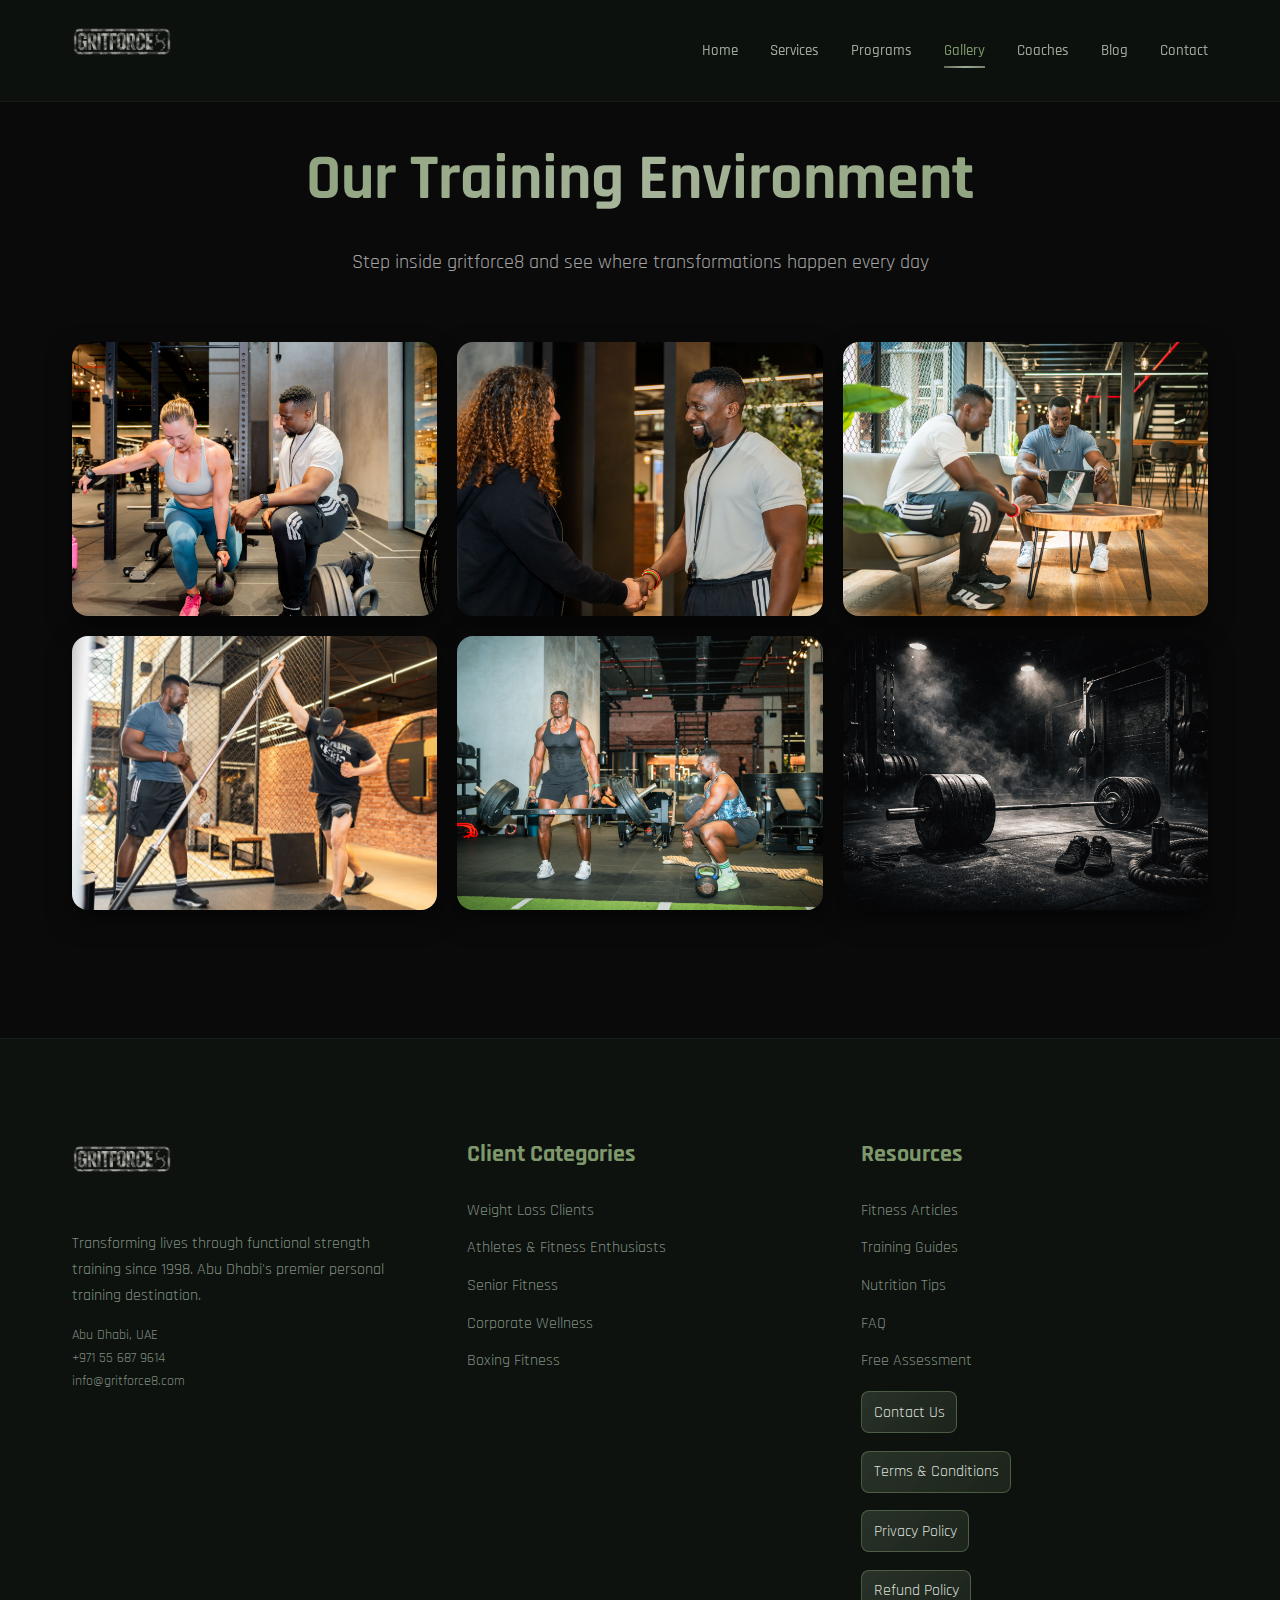
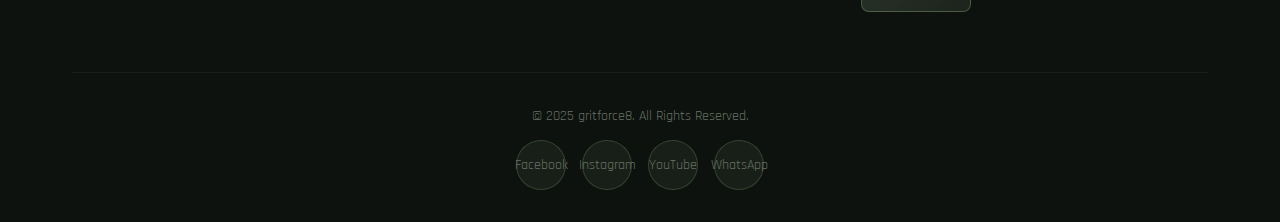
<file: gallery.html>
<!DOCTYPE html>
<html lang="en">
<head>
    <meta charset="UTF-8">
    <meta name="viewport" content="width=device-width, initial-scale=1.0">
    <title>gritforce8 - Functional Strength Personal Training | Since 1998 | Abu Dhabi's Premier Fitness Center</title>
    
    <!-- Google Fonts - Poppins -->
    <link rel="preconnect" href="https://fonts.googleapis.com">
    <link rel="preconnect" href="https://fonts.gstatic.com" crossorigin>
    <link href="https://fonts.googleapis.com/css2?family=Rajdhani:wght@400;500;600;700&display=swap" rel="stylesheet">
    <link rel="icon" type="image/png" sizes="16x16" href="images/logo-symbol-transparent-16x16.png">
<link rel="icon" type="image/png" sizes="32x32" href="images/logo-symbol-transparent-32x32.png">
<link rel="icon" type="image/png" sizes="48x48" href="images/logo-symbol-transparent.png">
<link rel="shortcut icon" href="images/logo-symbol-transparent.ico" type="image/x-icon">
    
    <style>
        :root {
            --primary-gold: #7f986b;
            --gold-light: #a6b49a;
            --gold-dark: #55654d;
            --black: #0d120f;
            --white: #ecf0ea;
            --gray-100: #d7ded6;
            --gray-200: #bdc7bc;
            --gray-300: #9da89a;
            --gray-400: #7f8b7d;
            --gray-500: #667162;
            --gray-600: #4f5a4c;
            --gray-700: #3b4539;
            --gray-800: #263025;
            --gray-900: #182019;
            
            --gradient-gold: linear-gradient(135deg, #5c6957 0%, #9dac98 52%, #6f8069 100%);
            --gradient-dark: linear-gradient(135deg, #0d120f 0%, #1c261d 50%, #121813 100%);
            --gradient-overlay: linear-gradient(135deg, rgba(13, 18, 15, 0.86) 0%, rgba(31, 40, 31, 0.62) 100%);
            
            --shadow-gold: 0 10px 25px rgba(127, 152, 107, 0.34);
            --shadow-dark: 0 10px 25px rgba(0, 0, 0, 0.5);
            --shadow-premium: 0 20px 40px rgba(127, 152, 107, 0.2);
            
            --border-radius: 16px;
            --border-radius-lg: 24px;
            --border-radius-xl: 32px;
            
            --font-main: 'Rajdhani', sans-serif;
            
            --transition-fast: 0.2s cubic-bezier(0.4, 0, 0.2, 1);
            --transition-normal: 0.3s cubic-bezier(0.4, 0, 0.2, 1);
            --transition-slow: 0.5s cubic-bezier(0.4, 0, 0.2, 1);
        }

        * {
            margin: 0;
            padding: 0;
            box-sizing: border-box;
        }

        html {
            scroll-behavior: smooth;
            overflow-x: hidden;
        }

        body {
            font-family: var(--font-main);
            line-height: 1.6;
            color: var(--white);
            background-color: var(--black);
            background-image: radial-gradient(circle at 18% 20%, rgba(90, 112, 80, 0.16) 0, rgba(90, 112, 80, 0) 46%), radial-gradient(circle at 82% 10%, rgba(128, 136, 128, 0.18) 0, rgba(128, 136, 128, 0) 42%), radial-gradient(circle at 30% 80%, rgba(58, 74, 56, 0.22) 0, rgba(58, 74, 56, 0) 48%);
            overflow-x: hidden;
            -webkit-font-smoothing: antialiased;
            -moz-osx-font-smoothing: grayscale;
        }

        /* Custom Scrollbar */
        ::-webkit-scrollbar {
            width: 8px;
        }

        ::-webkit-scrollbar-track {
            background: var(--gray-900);
        }

        ::-webkit-scrollbar-thumb {
            background: var(--gradient-gold);
            border-radius: 4px;
        }

        /* Utility Classes */
        .container {
            max-width: 1200px;
            margin: 0 auto;
            padding: 0 2rem;
        }

        .container-wide {
            max-width: 1400px;
            margin: 0 auto;
            padding: 0 2rem;
        }

        .text-gold {
            background: var(--gradient-gold);
            -webkit-background-clip: text;
            -webkit-text-fill-color: transparent;
            background-clip: text;
        }

        .btn {
            display: inline-flex;
            align-items: center;
            justify-content: center;
            padding: 1rem 2rem;
            font-family: var(--font-main);
            font-weight: 600;
            font-size: 1rem;
            text-decoration: none;
            border: none;
            border-radius: var(--border-radius);
            cursor: pointer;
            transition: all var(--transition-normal);
            position: relative;
            overflow: hidden;
        }

        .btn-primary {
            background: var(--gradient-gold);
            color: var(--black);
            box-shadow: var(--shadow-gold);
        }

        .btn-primary:hover {
            transform: translateY(-2px);
            box-shadow: var(--shadow-premium);
        }

        .btn-outline {
            background: transparent;
            color: var(--primary-gold);
            border: 2px solid var(--primary-gold);
        }

        .btn-outline:hover {
            background: var(--primary-gold);
            color: var(--black);
            box-shadow: var(--shadow-gold);
        }

        .btn-white {
            background: var(--white);
            color: var(--black);
        }

        .btn-white:hover {
            background: var(--gray-100);
            transform: translateY(-2px);
        }

        /* Loading Animation */
        .loading-screen {
            position: fixed;
            top: 0;
            left: 0;
            width: 100%;
            height: 100%;
            background: var(--black);
            display: flex;
            flex-direction: column;
            align-items: center;
            justify-content: center;
            z-index: 10000;
            transition: opacity var(--transition-slow);
        }

        .loading-screen.fade-out {
            opacity: 0;
            pointer-events: none;
        }

        .loader {
            width: 60px;
            height: 60px;
            border: 3px solid var(--gray-800);
            border-top: 3px solid var(--primary-gold);
            border-radius: 50%;
            animation: spin 1s linear infinite;
            margin-bottom: 2rem;
        }

        .loading-text {
            color: var(--primary-gold);
            font-weight: 600;
            font-size: 1.2rem;
        }

        @keyframes spin {
            0% { transform: rotate(0deg); }
            100% { transform: rotate(360deg); }
        }

        /* Header */
        .header {
            position: fixed;
            top: 0;
            left: 0;
            right: 0;
            z-index: 1000;
            background: rgba(13, 18, 15, 0.95);
            backdrop-filter: blur(20px);
            border-bottom: 1px solid rgba(127, 152, 107, 0.1);
            transition: all var(--transition-normal);
        }

        .header.scrolled {
            background: rgba(13, 18, 15, 0.98);
            box-shadow: var(--shadow-dark);
        }

        .nav {
            display: flex;
            align-items: center;
            justify-content: space-between;
            padding: 1.5rem 2rem;
        }

        .logo {
            font-size: 2rem;
            font-weight: 800;
            letter-spacing: -0.5px;
        }

        .logo-ge8 {
            background: var(--gradient-gold);
            -webkit-background-clip: text;
            -webkit-text-fill-color: transparent;
            background-clip: text;
        }

        .logo-fit {
            color: var(--white);
        }

        .logo-first {
            color: var(--primary-gold);
            font-weight: 400;
        }

        .nav-links {
            display: flex;
            align-items: center;
            gap: 2rem;
            list-style: none;
        }

        .nav-link {
            color: var(--gray-300);
            text-decoration: none;
            font-weight: 500;
            font-size: 0.95rem;
            position: relative;
            transition: all var(--transition-fast);
        }

        .nav-link:hover,
        .nav-link.active {
            color: var(--primary-gold);
        }

        .nav-link::after {
            content: '';
            position: absolute;
            bottom: -8px;
            left: 0;
            width: 0;
            height: 2px;
            background: var(--gradient-gold);
            transition: width var(--transition-fast);
        }

        .nav-link:hover::after,
        .nav-link.active::after {
            width: 100%;
        }

        .mobile-toggle {
            display: none;
            flex-direction: column;
            gap: 4px;
            cursor: pointer;
            padding: 8px;
        }

        .mobile-toggle span {
            width: 24px;
            height: 2px;
            background: var(--primary-gold);
            transition: all var(--transition-fast);
        }

        /* Hero Section */
        .hero {
            height: 100vh;
            position: relative;
            display: flex;
            align-items: center;
            justify-content: center;
            overflow: hidden;
            background: var(--black);
        }

        .hero-bg {
            position: absolute;
            top: 0;
            left: 0;
            width: 100%;
            height: 100%;
            background: linear-gradient(
                135deg,
                rgba(13, 18, 15, 0.7) 0%,
                rgba(127, 152, 107, 0.1) 50%,
                rgba(13, 18, 15, 0.8) 100%
            ),
            url('https://images.unsplash.com/photo-1534438327276-14e5300c3a48?ixlib=rb-4.0.3&ixid=M3wxMjA3fDB8MHxwaG90by1wYWdlfHx8fGVufDB8fHx8fA%3D%3D&auto=format&fit=crop&w=2070&q=80');
            background-size: cover;
            background-position: center;
            background-attachment: fixed;
            z-index: -1;
        }

        .hero-content {
            text-align: center;
            max-width: 900px;
            z-index: 2;
            animation: heroFadeIn 1.5s ease-out;
        }

        .hero-badge {
            display: inline-block;
            padding: 0.75rem 2rem;
            background: rgba(127, 152, 107, 0.1);
            border: 1px solid rgba(127, 152, 107, 0.3);
            border-radius: 50px;
            font-size: 0.875rem;
            font-weight: 600;
            color: var(--primary-gold);
            margin-bottom: 2rem;
            backdrop-filter: blur(10px);
        }

        .hero-title {
            font-size: clamp(3rem, 8vw, 6rem);
            font-weight: 900;
            line-height: 1.1;
            margin-bottom: 1.5rem;
            background: linear-gradient(135deg, var(--white) 0%, var(--primary-gold) 100%);
            -webkit-background-clip: text;
            -webkit-text-fill-color: transparent;
            background-clip: text;
        }

        .hero-subtitle {
            font-size: clamp(1.25rem, 3vw, 1.5rem);
            color: var(--gray-300);
            margin-bottom: 3rem;
            font-weight: 400;
        }

        .hero-cta {
            display: flex;
            gap: 1.5rem;
            justify-content: center;
            flex-wrap: wrap;
            margin-bottom: 4rem;
        }

        @keyframes heroFadeIn {
            from {
                opacity: 0;
                transform: translateY(30px);
            }
            to {
                opacity: 1;
                transform: translateY(0);
            }
        }

        /* Video Section */
        .video-section {
            padding: 8rem 0;
            background: var(--gradient-dark);
            text-align: center;
        }

        .video-container {
            max-width: 800px;
            margin: 0 auto;
            border-radius: var(--border-radius-xl);
            overflow: hidden;
            box-shadow: var(--shadow-premium);
            background: var(--gray-900);
            padding: 3rem;
        }

        .video-placeholder {
            width: 100%;
            height: 400px;
            background: linear-gradient(135deg, var(--gray-800) 0%, var(--gray-700) 100%);
            border-radius: var(--border-radius-lg);
            display: flex;
            align-items: center;
            justify-content: center;
            font-size: 4rem;
            color: var(--primary-gold);
            margin-bottom: 2rem;
        }

        /* Stats Section */
        .stats {
            padding: 8rem 0;
            background: var(--black);
            position: relative;
        }

        .stats-grid {
            display: grid;
            grid-template-columns: repeat(auto-fit, minmax(200px, 1fr));
            gap: 4rem;
            text-align: center;
        }

        .stat-item {
            animation: countUp 2s ease-out;
        }

        .stat-number {
            font-size: 4rem;
            font-weight: 900;
            background: var(--gradient-gold);
            -webkit-background-clip: text;
            -webkit-text-fill-color: transparent;
            background-clip: text;
            display: block;
            margin-bottom: 0.5rem;
        }

        .stat-label {
            font-size: 1.125rem;
            color: var(--gray-400);
            font-weight: 500;
        }

        /* Services Section */
        .services {
            padding: 8rem 0;
            background: var(--gradient-dark);
        }

        .section-header {
            text-align: center;
            margin-bottom: 6rem;
        }

        .section-title {
            font-size: clamp(2.5rem, 5vw, 4rem);
            font-weight: 800;
            margin-bottom: 1.5rem;
            background: var(--gradient-gold);
            -webkit-background-clip: text;
            -webkit-text-fill-color: transparent;
            background-clip: text;
        }

        .section-subtitle {
            font-size: 1.25rem;
            color: var(--gray-400);
            max-width: 600px;
            margin: 0 auto;
        }

        .services-grid {
            display: grid;
            grid-template-columns: repeat(auto-fit, minmax(350px, 1fr));
            gap: 3rem;
            margin-bottom: 6rem;
        }

        .service-card {
            background: linear-gradient(135deg, var(--gray-900) 0%, var(--gray-800) 100%);
            border-radius: var(--border-radius-lg);
            padding: 3rem;
            text-align: center;
            position: relative;
            overflow: hidden;
            transition: all var(--transition-normal);
            border: 1px solid rgba(127, 152, 107, 0.1);
        }

        .service-card::before {
            content: '';
            position: absolute;
            top: 0;
            left: -100%;
            width: 100%;
            height: 100%;
            background: linear-gradient(90deg, transparent, rgba(127, 152, 107, 0.1), transparent);
            transition: left var(--transition-slow);
        }

        .service-card:hover::before {
            left: 100%;
        }

        .service-card:hover {
            transform: translateY(-10px);
            box-shadow: var(--shadow-premium);
            border-color: rgba(127, 152, 107, 0.3);
        }

        .service-icon {
            width: 80px;
            height: 80px;
            background: var(--gradient-gold);
            border-radius: 50%;
            display: flex;
            align-items: center;
            justify-content: center;
            margin: 0 auto 2rem;
            font-size: 2rem;
        }

        .service-title {
            font-size: 1.75rem;
            font-weight: 700;
            margin-bottom: 1rem;
            color: var(--white);
        }

        .service-description {
            color: var(--gray-400);
            margin-bottom: 2rem;
            line-height: 1.7;
        }

        .service-price {
            font-size: 2.5rem;
            font-weight: 800;
            background: var(--gradient-gold);
            -webkit-background-clip: text;
            -webkit-text-fill-color: transparent;
            background-clip: text;
            margin-bottom: 2rem;
        }

        .service-features {
            list-style: none;
            margin-bottom: 2rem;
        }

        .service-features li {
            padding: 0.5rem 0;
            color: var(--gray-300);
            position: relative;
            padding-left: 2rem;
        }

        .service-features li::before {
            content: '\2713';
            position: absolute;
            left: 0;
            color: var(--primary-gold);
            font-weight: bold;
        }

        .service-badge {
            position: absolute;
            top: 1rem;
            right: 1rem;
            background: var(--gradient-gold);
            color: var(--black);
            padding: 0.5rem 1rem;
            border-radius: 50px;
            font-size: 0.75rem;
            font-weight: 600;
            text-transform: uppercase;
        }

        /* Gallery Section */
        .gallery {
            padding: 8rem 0;
            background: var(--black);
        }

        .gallery-grid {
            display: grid;
            grid-template-columns: repeat(auto-fit, minmax(300px, 1fr));
            gap: 2rem;
        }

        .gallery-item {
            aspect-ratio: 4/3;
            border-radius: var(--border-radius-lg);
            overflow: hidden;
            position: relative;
            cursor: pointer;
            transition: all var(--transition-normal);
        }

        .gallery-item:hover {
            transform: scale(1.05);
            box-shadow: var(--shadow-premium);
        }

        .gallery-image {
            width: 100%;
            height: 100%;
            background: linear-gradient(135deg, var(--gray-700) 0%, var(--gray-600) 100%);
            display: flex;
            align-items: center;
            justify-content: center;
            font-size: 3rem;
            color: var(--primary-gold);
        }

        .gallery-overlay {
            position: absolute;
            top: 0;
            left: 0;
            right: 0;
            bottom: 0;
            background: linear-gradient(to top, rgba(13, 18, 15, 0.8), transparent);
            display: flex;
            align-items: flex-end;
            padding: 1.5rem;
            opacity: 0;
            transition: all var(--transition-normal);
        }

        .gallery-item:hover .gallery-overlay {
            opacity: 1;
        }

        .gallery-info h3 {
            color: var(--white);
            font-size: 1.25rem;
            font-weight: 600;
            margin-bottom: 0.5rem;
        }

        .gallery-info p {
            color: var(--gray-300);
            font-size: 0.875rem;
        }

        /* Programs Section */
        .programs {
            padding: 8rem 0;
            background: var(--gradient-dark);
        }

        .programs-grid {
            display: grid;
            grid-template-columns: repeat(auto-fit, minmax(350px, 1fr));
            gap: 3rem;
        }

        .program-card {
            background: rgba(28, 38, 29, 0.8);
            border-radius: var(--border-radius-lg);
            padding: 3rem;
            border: 1px solid rgba(127, 152, 107, 0.1);
            transition: all var(--transition-normal);
            position: relative;
            overflow: hidden;
        }

        .program-card:hover {
            transform: translateY(-5px);
            border-color: rgba(127, 152, 107, 0.3);
            box-shadow: var(--shadow-gold);
        }

        .program-card h3 {
            font-size: 1.75rem;
            font-weight: 700;
            margin-bottom: 1rem;
            color: var(--primary-gold);
        }

        .program-card p {
            color: var(--gray-400);
            margin-bottom: 1.5rem;
            line-height: 1.7;
        }

        .program-duration {
            display: inline-block;
            background: rgba(127, 152, 107, 0.1);
            color: var(--primary-gold);
            padding: 0.5rem 1rem;
            border-radius: var(--border-radius);
            font-size: 0.875rem;
            font-weight: 600;
            margin-bottom: 1.5rem;
        }

        /* Pricing Tables */
        .pricing {
            padding: 8rem 0;
            background: var(--black);
        }

        .pricing-grid {
            display: grid;
            grid-template-columns: repeat(auto-fit, minmax(300px, 1fr));
            gap: 3rem;
            margin-top: 4rem;
        }

        .pricing-card {
            background: var(--gradient-dark);
            border-radius: var(--border-radius-xl);
            padding: 3rem;
            text-align: center;
            border: 1px solid rgba(127, 152, 107, 0.1);
            transition: all var(--transition-normal);
            position: relative;
        }

        .pricing-card.featured {
            border-color: var(--primary-gold);
            transform: scale(1.05);
            box-shadow: var(--shadow-premium);
        }

        .pricing-card.featured::before {
            content: 'Most Popular';
            position: absolute;
            top: -1rem;
            left: 50%;
            transform: translateX(-50%);
            background: var(--gradient-gold);
            color: var(--black);
            padding: 0.5rem 2rem;
            border-radius: 50px;
            font-weight: 600;
            font-size: 0.875rem;
        }

        .pricing-card:hover {
            transform: translateY(-5px);
            border-color: rgba(127, 152, 107, 0.3);
        }

        .pricing-card.featured:hover {
            transform: scale(1.05) translateY(-5px);
        }

        .pricing-header h3 {
            font-size: 1.75rem;
            font-weight: 700;
            color: var(--white);
            margin-bottom: 1rem;
        }

        .pricing-price {
            font-size: 3rem;
            font-weight: 900;
            color: var(--primary-gold);
            margin-bottom: 0.5rem;
        }

        .pricing-period {
            color: var(--gray-400);
            font-size: 1rem;
            margin-bottom: 2rem;
        }

        .pricing-features {
            list-style: none;
            margin-bottom: 3rem;
        }

        .pricing-features li {
            padding: 0.75rem 0;
            color: var(--gray-300);
            border-bottom: 1px solid rgba(255, 255, 255, 0.1);
        }

        .pricing-features li:last-child {
            border-bottom: none;
        }

        .pricing-features li::before {
            content: '\2713';
            color: var(--primary-gold);
            font-weight: bold;
            margin-right: 1rem;
        }

        /* Client Types Section */
        .client-types {
            padding: 8rem 0;
            background: var(--gradient-dark);
        }

        .client-types-grid {
            display: grid;
            grid-template-columns: repeat(auto-fit, minmax(250px, 1fr));
            gap: 2rem;
        }

        .client-type-card {
            background: rgba(28, 38, 29, 0.8);
            border-radius: var(--border-radius-lg);
            padding: 2rem;
            text-align: center;
            border: 1px solid rgba(127, 152, 107, 0.1);
            transition: all var(--transition-normal);
        }

        .client-type-card:hover {
            transform: translateY(-5px);
            border-color: rgba(127, 152, 107, 0.3);
            box-shadow: var(--shadow-gold);
        }

        .client-type-icon {
            width: 60px;
            height: 60px;
            background: var(--gradient-gold);
            border-radius: 50%;
            display: flex;
            align-items: center;
            justify-content: center;
            margin: 0 auto 1.5rem;
            font-size: 1.5rem;
        }

        .client-type-card h3 {
            font-size: 1.25rem;
            font-weight: 600;
            color: var(--primary-gold);
            margin-bottom: 1rem;
        }

        .client-type-card p {
            color: var(--gray-400);
            font-size: 0.9rem;
            line-height: 1.6;
        }

        /* Before/After Section */
        .before-after {
            padding: 8rem 0;
            background: var(--black);
        }

        .before-after-grid {
            display: grid;
            grid-template-columns: repeat(auto-fit, minmax(400px, 1fr));
            gap: 4rem;
        }

        .transformation-card {
            background: var(--gradient-dark);
            border-radius: var(--border-radius-xl);
            padding: 3rem;
            text-align: center;
            border: 1px solid rgba(127, 152, 107, 0.1);
        }

        .before-after-images {
            display: grid;
            grid-template-columns: 1fr 1fr;
            gap: 1rem;
            margin-bottom: 2rem;
        }

        .ba-image {
            aspect-ratio: 3/4;
            border-radius: var(--border-radius);
            background: var(--gray-700);
            display: flex;
            align-items: center;
            justify-content: center;
            font-size: 2rem;
            color: var(--primary-gold);
            position: relative;
        }

        .ba-label {
            position: absolute;
            top: 1rem;
            left: 50%;
            transform: translateX(-50%);
            background: var(--black);
            color: var(--white);
            padding: 0.25rem 1rem;
            border-radius: 50px;
            font-size: 0.75rem;
            font-weight: 600;
        }

        .transformation-info h3 {
            color: var(--white);
            font-size: 1.5rem;
            font-weight: 700;
            margin-bottom: 1rem;
        }

        .transformation-stats {
            display: grid;
            grid-template-columns: repeat(3, 1fr);
            gap: 1rem;
            margin-bottom: 2rem;
        }

        .stat {
            text-align: center;
        }

        .stat-value {
            font-size: 1.5rem;
            font-weight: 700;
            color: var(--primary-gold);
            display: block;
        }

        .stat-label {
            font-size: 0.875rem;
            color: var(--gray-400);
        }

        /* Facilities Section */
        .facilities {
            padding: 8rem 0;
            background: var(--gradient-dark);
        }

        .facilities-grid {
            display: grid;
            grid-template-columns: repeat(auto-fit, minmax(350px, 1fr));
            gap: 3rem;
        }

        .facility-card {
            background: rgba(28, 38, 29, 0.8);
            border-radius: var(--border-radius-lg);
            overflow: hidden;
            border: 1px solid rgba(127, 152, 107, 0.1);
            transition: all var(--transition-normal);
        }

        .facility-card:hover {
            transform: translateY(-5px);
            border-color: rgba(127, 152, 107, 0.3);
        }

        .facility-image {
            width: 100%;
            height: 250px;
            background: var(--gray-700);
            display: flex;
            align-items: center;
            justify-content: center;
            font-size: 3rem;
            color: var(--primary-gold);
        }

        .facility-content {
            padding: 2rem;
        }

        .facility-content h3 {
            font-size: 1.5rem;
            font-weight: 700;
            color: var(--white);
            margin-bottom: 1rem;
        }

        .facility-content p {
            color: var(--gray-400);
            line-height: 1.6;
            margin-bottom: 1.5rem;
        }

        .facility-features {
            list-style: none;
        }

        .facility-features li {
            color: var(--gray-300);
            margin-bottom: 0.5rem;
            position: relative;
            padding-left: 1.5rem;
        }

        .facility-features li::before {
            content: '\2022';
            color: var(--primary-gold);
            position: absolute;
            left: 0;
        }

        /* Equipment Section */
        .equipment {
            padding: 8rem 0;
            background: var(--black);
        }

        .equipment-showcase {
            display: grid;
            grid-template-columns: repeat(auto-fill, minmax(200px, 1fr));
            gap: 2rem;
            margin-top: 4rem;
        }

        .equipment-item {
            background: var(--gradient-dark);
            border-radius: var(--border-radius);
            padding: 2rem;
            text-align: center;
            border: 1px solid rgba(127, 152, 107, 0.1);
            transition: all var(--transition-normal);
        }

        .equipment-item:hover {
            border-color: rgba(127, 152, 107, 0.3);
            transform: translateY(-5px);
        }

        .equipment-icon {
            font-size: 3rem;
            color: var(--primary-gold);
            margin-bottom: 1rem;
        }

        .equipment-item h3 {
            font-size: 1rem;
            font-weight: 600;
            color: var(--white);
            margin-bottom: 0.5rem;
        }

        .equipment-item p {
            font-size: 0.875rem;
            color: var(--gray-400);
        }

        /* Nutrition Section */
        .nutrition {
            padding: 8rem 0;
            background: var(--gradient-dark);
        }

        .nutrition-content {
            display: grid;
            grid-template-columns: 1fr 1fr;
            gap: 6rem;
            align-items: center;
            margin-bottom: 4rem;
        }

        .nutrition-image {
            width: 100%;
            height: 400px;
            background: var(--gray-700);
            border-radius: var(--border-radius-xl);
            display: flex;
            align-items: center;
            justify-content: center;
            font-size: 4rem;
            color: var(--primary-gold);
        }

        .nutrition-text h2 {
            font-size: 3rem;
            font-weight: 800;
            margin-bottom: 2rem;
            background: var(--gradient-gold);
            -webkit-background-clip: text;
            -webkit-text-fill-color: transparent;
            background-clip: text;
        }

        .nutrition-text p {
            font-size: 1.125rem;
            color: var(--gray-300);
            margin-bottom: 2rem;
            line-height: 1.7;
        }

        .nutrition-benefits {
            display: grid;
            grid-template-columns: repeat(auto-fit, minmax(300px, 1fr));
            gap: 2rem;
        }

        .benefit-card {
            background: rgba(28, 38, 29, 0.8);
            border-radius: var(--border-radius);
            padding: 2rem;
            border: 1px solid rgba(127, 152, 107, 0.1);
        }

        .benefit-card h3 {
            font-size: 1.25rem;
            font-weight: 600;
            color: var(--primary-gold);
            margin-bottom: 1rem;
        }

        .benefit-card p {
            color: var(--gray-400);
            font-size: 0.95rem;
            line-height: 1.6;
        }

        /* Methodology Section */
        .methodology {
            padding: 8rem 0;
            background: var(--black);
        }

        .methodology-steps {
            display: grid;
            grid-template-columns: repeat(auto-fit, minmax(250px, 1fr));
            gap: 3rem;
            margin-top: 4rem;
        }

        .step-card {
            text-align: center;
            position: relative;
        }

        .step-number {
            width: 80px;
            height: 80px;
            background: var(--gradient-gold);
            border-radius: 50%;
            display: flex;
            align-items: center;
            justify-content: center;
            font-size: 2rem;
            font-weight: 900;
            color: var(--black);
            margin: 0 auto 2rem;
        }

        .step-card h3 {
            font-size: 1.5rem;
            font-weight: 700;
            color: var(--white);
            margin-bottom: 1rem;
        }

        .step-card p {
            color: var(--gray-400);
            line-height: 1.6;
        }

        /* FAQ Section */
        .faq {
            padding: 8rem 0;
            background: var(--gradient-dark);
        }

        .faq-list {
            max-width: 800px;
            margin: 0 auto;
            margin-top: 4rem;
        }

        .faq-item {
            background: rgba(28, 38, 29, 0.8);
            border-radius: var(--border-radius);
            margin-bottom: 1rem;
            border: 1px solid rgba(127, 152, 107, 0.1);
            overflow: hidden;
        }

        .faq-question {
            padding: 2rem;
            cursor: pointer;
            display: flex;
            justify-content: space-between;
            align-items: center;
            transition: all var(--transition-fast);
        }

        .faq-question:hover {
            background: rgba(28, 38, 29, 1);
        }

        .faq-question h3 {
            font-size: 1.125rem;
            font-weight: 600;
            color: var(--white);
        }

        .faq-icon {
            font-size: 1.5rem;
            color: var(--primary-gold);
            transition: transform var(--transition-fast);
        }

        .faq-item.active .faq-icon {
            transform: rotate(45deg);
        }

        .faq-answer {
            max-height: 0;
            overflow: hidden;
            transition: all var(--transition-normal);
        }

        .faq-item.active .faq-answer {
            max-height: 200px;
        }

        .faq-answer-content {
            padding: 0 2rem 2rem;
            color: var(--gray-400);
            line-height: 1.6;
        }

        /* Team Section */
        .team {
            padding: 8rem 0;
            background: var(--black);
        }

        .team-grid {
            display: grid;
            grid-template-columns: repeat(auto-fit, minmax(350px, 1fr));
            gap: 4rem;
        }

        .trainer-card {
            background: linear-gradient(135deg, var(--gray-900) 0%, var(--gray-800) 100%);
            border-radius: var(--border-radius-xl);
            padding: 3rem;
            text-align: center;
            border: 1px solid rgba(127, 152, 107, 0.1);
            transition: all var(--transition-normal);
        }

        .trainer-card:hover {
            transform: translateY(-10px);
            box-shadow: var(--shadow-premium);
            border-color: rgba(127, 152, 107, 0.3);
        }

        .trainer-image {
            width: 200px;
            height: 200px;
            border-radius: 50%;
            background: var(--gradient-gold);
            display: flex;
            align-items: center;
            justify-content: center;
            margin: 0 auto 2rem;
            font-size: 4rem;
            color: var(--black);
        }

        .trainer-name {
            font-size: 2rem;
            font-weight: 700;
            margin-bottom: 0.5rem;
            color: var(--white);
        }

        .trainer-title {
            color: var(--primary-gold);
            font-weight: 600;
            font-size: 1.125rem;
            margin-bottom: 1.5rem;
        }

        .trainer-bio {
            color: var(--gray-400);
            line-height: 1.7;
            margin-bottom: 2rem;
        }

        .trainer-skills {
            display: flex;
            flex-wrap: wrap;
            gap: 0.5rem;
            justify-content: center;
            margin-bottom: 2rem;
        }

        .skill-tag {
            background: rgba(127, 152, 107, 0.1);
            color: var(--primary-gold);
            padding: 0.5rem 1rem;
            border-radius: 50px;
            font-size: 0.875rem;
            font-weight: 500;
        }

        /* Testimonials */
        .testimonials {
            padding: 8rem 0;
            background: var(--gradient-dark);
        }

        .testimonials-grid {
            display: grid;
            grid-template-columns: repeat(auto-fit, minmax(400px, 1fr));
            gap: 3rem;
        }

        .testimonial-card {
            background: rgba(28, 38, 29, 0.8);
            border-radius: var(--border-radius-lg);
            padding: 3rem;
            text-align: center;
            position: relative;
            border: 1px solid rgba(127, 152, 107, 0.1);
            transition: all var(--transition-normal);
        }

        .testimonial-card:hover {
            transform: translateY(-5px);
            box-shadow: var(--shadow-premium);
            border-color: rgba(127, 152, 107, 0.3);
        }

        .testimonial-quote {
            font-size: 1.125rem;
            font-style: italic;
            color: var(--gray-300);
            margin-bottom: 2rem;
            line-height: 1.7;
        }

        .testimonial-quote::before,
        .testimonial-quote::after {
            content: '"';
            font-size: 3rem;
            color: var(--primary-gold);
            font-family: serif;
        }

        .testimonial-author {
            font-weight: 600;
            color: var(--primary-gold);
            font-size: 1.125rem;
            margin-bottom: 0.5rem;
        }

        .testimonial-role {
            font-size: 0.875rem;
            color: var(--gray-500);
        }

        .stars {
            display: flex;
            justify-content: center;
            gap: 0.25rem;
            margin-bottom: 2rem;
        }

        .star {
            color: var(--primary-gold);
            font-size: 1.25rem;
        }

        /* Blog Section */
        .blog {
            padding: 8rem 0;
            background: var(--black);
        }

        .blog-grid {
            display: grid;
            grid-template-columns: repeat(auto-fit, minmax(400px, 1fr));
            gap: 3rem;
        }

        .blog-card {
            background: var(--gradient-dark);
            border-radius: var(--border-radius-xl);
            overflow: hidden;
            border: 1px solid rgba(127, 152, 107, 0.1);
            transition: all var(--transition-normal);
        }

        .blog-card:hover {
            transform: translateY(-5px);
            border-color: rgba(127, 152, 107, 0.3);
            box-shadow: var(--shadow-premium);
        }

        .blog-image {
            width: 100%;
            height: 250px;
            background: var(--gray-700);
            display: flex;
            align-items: center;
            justify-content: center;
            font-size: 3rem;
            color: var(--primary-gold);
        }

        .blog-content {
            padding: 2rem;
        }

        .blog-meta {
            color: var(--primary-gold);
            font-size: 0.875rem;
            font-weight: 600;
            margin-bottom: 1rem;
        }

        .blog-title {
            font-size: 1.5rem;
            font-weight: 700;
            margin-bottom: 1rem;
            color: var(--white);
            line-height: 1.3;
        }

        .blog-excerpt {
            color: var(--gray-400);
            margin-bottom: 1.5rem;
            line-height: 1.6;
        }

        .read-more {
            color: var(--primary-gold);
            text-decoration: none;
            font-weight: 600;
            display: inline-flex;
            align-items: center;
            gap: 0.5rem;
            transition: all var(--transition-fast);
        }

        .read-more:hover {
            transform: translateX(5px);
        }

        /* Contact Section */
        .contact {
            padding: 8rem 0;
            background: var(--gradient-dark);
        }

        .contact-content {
            display: grid;
            grid-template-columns: 1fr 1fr;
            gap: 6rem;
        }

        .contact-form {
            background: rgba(28, 38, 29, 0.8);
            border-radius: var(--border-radius-xl);
            padding: 3rem;
            border: 1px solid rgba(127, 152, 107, 0.1);
        }

        .form-group {
            margin-bottom: 2rem;
        }

        .form-label {
            display: block;
            font-weight: 600;
            color: var(--gray-300);
            margin-bottom: 0.5rem;
        }

        .form-input,
        .form-textarea,
        .form-select {
            width: 100%;
            padding: 1rem;
            background: rgba(255, 255, 255, 0.05);
            border: 2px solid rgba(127, 152, 107, 0.2);
            border-radius: var(--border-radius);
            color: var(--white);
            font-family: var(--font-main);
            transition: all var(--transition-fast);
        }

        .form-input:focus,
        .form-textarea:focus,
        .form-select:focus {
            outline: none;
            border-color: var(--primary-gold);
            background: rgba(255, 255, 255, 0.1);
            box-shadow: 0 0 0 3px rgba(127, 152, 107, 0.1);
        }

        .form-textarea {
            resize: vertical;
            min-height: 120px;
        }

        .contact-info h3 {
            font-size: 2rem;
            font-weight: 700;
            margin-bottom: 2rem;
            color: var(--white);
        }

        .contact-item {
            display: flex;
            align-items: center;
            gap: 1rem;
            margin-bottom: 2rem;
            padding: 1.5rem;
            background: rgba(28, 38, 29, 0.5);
            border-radius: var(--border-radius);
            border: 1px solid rgba(127, 152, 107, 0.1);
            transition: all var(--transition-fast);
        }

        .contact-item:hover {
            border-color: rgba(127, 152, 107, 0.3);
            background: rgba(28, 38, 29, 0.8);
        }

        .contact-icon {
            width: 50px;
            height: 50px;
            background: var(--gradient-gold);
            border-radius: 50%;
            display: flex;
            align-items: center;
            justify-content: center;
            color: var(--black);
            font-size: 1.25rem;
        }

        /* Map Section */
        .map-section {
            padding: 4rem 0;
            background: var(--black);
        }

        .map-container {
            width: 100%;
            height: 400px;
            background: var(--gray-800);
            border-radius: var(--border-radius-lg);
            display: flex;
            align-items: center;
            justify-content: center;
            font-size: 4rem;
            color: var(--primary-gold);
        }

        /* Newsletter Section */
        .newsletter {
            padding: 6rem 0;
            background: var(--gradient-dark);
            text-align: center;
        }

        .newsletter-form {
            display: flex;
            max-width: 500px;
            margin: 0 auto;
            gap: 1rem;
            margin-top: 2rem;
        }

        .newsletter-input {
            flex: 1;
            padding: 1rem;
            background: rgba(255, 255, 255, 0.05);
            border: 2px solid rgba(127, 152, 107, 0.2);
            border-radius: var(--border-radius);
            color: var(--white);
            font-family: var(--font-main);
        }

        .newsletter-input:focus {
            outline: none;
            border-color: var(--primary-gold);
        }

        /* Footer */
        .footer {
            background: var(--black);
            padding: 6rem 0 2rem;
            border-top: 1px solid rgba(127, 152, 107, 0.1);
        }

        .footer-content {
            display: grid;
            grid-template-columns: repeat(auto-fit, minmax(250px, 1fr));
            gap: 3rem;
            margin-bottom: 3rem;
        }

        .footer-section h3 {
            font-size: 1.5rem;
            font-weight: 700;
            margin-bottom: 1.5rem;
            color: var(--primary-gold);
        }

        .footer-section ul {
            list-style: none;
        }

        .footer-section ul li {
            margin-bottom: 0.75rem;
        }

        .footer-section ul li a {
            color: var(--gray-400);
            text-decoration: none;
            transition: var(--transition-fast);
        }

        .footer-section ul li a:hover {
            color: var(--primary-gold);
        }

        .footer-logo {
            font-size: 2.5rem;
            font-weight: 800;
            margin-bottom: 2rem;
        }

        .social-links {
            display: flex;
            gap: 1rem;
            margin-top: 2rem;
        }

        .social-link {
            width: 50px;
            height: 50px;
            background: rgba(127, 152, 107, 0.1);
            border: 1px solid rgba(127, 152, 107, 0.3);
            border-radius: 50%;
            display: flex;
            align-items: center;
            justify-content: center;
            color: var(--primary-gold);
            text-decoration: none;
            transition: all var(--transition-fast);
        }

        .social-link:hover {
            background: var(--primary-gold);
            color: var(--black);
            transform: translateY(-2px);
        }

        .footer-bottom {
            text-align: center;
            padding-top: 2rem;
            border-top: 1px solid rgba(127, 152, 107, 0.1);
            color: var(--gray-500);
            font-size: 0.875rem;
        }

        /* Animations */
        .fade-in {
            opacity: 0;
            transform: translateY(30px);
            transition: all var(--transition-slow);
        }

        .fade-in.visible {
            opacity: 1;
            transform: translateY(0);
        }

        .slide-in-left {
            opacity: 0;
            transform: translateX(-50px);
            transition: all var(--transition-slow);
        }

        .slide-in-left.visible {
            opacity: 1;
            transform: translateX(0);
        }

        .slide-in-right {
            opacity: 0;
            transform: translateX(50px);
            transition: all var(--transition-slow);
        }

        .slide-in-right.visible {
            opacity: 1;
            transform: translateX(0);
        }

        /* Responsive Design */
        @media (max-width: 1024px) {
            .container, .container-wide {
                padding: 0 1.5rem;
            }

            .about-content,
            .contact-content,
            .nutrition-content {
                grid-template-columns: 1fr;
                gap: 4rem;
            }

            .nav {
                padding: 1rem 1.5rem;
            }

            .services-grid,
            .testimonials-grid,
            .blog-grid,
            .programs-grid,
            .before-after-grid {
                grid-template-columns: repeat(auto-fit, minmax(300px, 1fr));
                gap: 2rem;
            }
        }

        @media (max-width: 768px) {
            .container, .container-wide {
                padding: 0 1rem;
            }

            .nav-links {
                display: none;
                position: fixed;
                top: 0;
                left: 0;
                width: 100%;
                height: 100vh;
                background: rgba(13, 18, 15, 0.98);
                backdrop-filter: blur(20px);
                flex-direction: column;
                justify-content: center;
                gap: 3rem;
                font-size: 1.5rem;
            }

            .nav-links.active {
                display: flex;
            }

            .mobile-toggle {
                display: flex;
                z-index: 1001;
            }

            .mobile-toggle.active span:nth-child(1) {
                transform: rotate(45deg) translate(5px, 5px);
            }

            .mobile-toggle.active span:nth-child(2) {
                opacity: 0;
            }

            .mobile-toggle.active span:nth-child(3) {
                transform: rotate(-45deg) translate(7px, -6px);
            }

            .hero-cta {
                flex-direction: column;
                align-items: center;
            }

            .stats-grid {
                grid-template-columns: repeat(2, 1fr);
                gap: 2rem;
            }

            .services-grid,
            .testimonials-grid,
            .blog-grid,
            .programs-grid,
            .before-after-grid {
                grid-template-columns: 1fr;
            }

            .newsletter-form {
                flex-direction: column;
            }
        }

        @media (max-width: 480px) {
            .hero-badge {
                padding: 0.5rem 1.5rem;
                font-size: 0.75rem;
            }

            .stat-number {
                font-size: 2.5rem;
            }

            .service-price {
                font-size: 2rem;
            }

            .pricing-price {
                font-size: 2.5rem;
            }
        }
    
        .footer-resources .doc-link {
            color: var(--gray-100);
            border: 1px solid rgba(127, 152, 107, 0.45);
            background: linear-gradient(135deg, rgba(95, 112, 89, 0.35) 0%, rgba(38, 48, 37, 0.6) 100%);
            padding: 0.45rem 0.7rem;
            border-radius: 8px;
            display: inline-block;
            margin-top: 0.35rem;
            text-decoration: none;
            transition: all var(--transition-fast);
        }

        .footer-resources .doc-link:hover {
            color: var(--white);
            border-color: var(--primary-gold);
            box-shadow: 0 0 0 1px rgba(127, 152, 107, 0.35);
            transform: translateY(-1px);
        }
    </style>
</head>
<body>
    <!-- Loading Screen -->
    <div class="loading-screen" id="loading">
        <div class="loader"></div>
        <div class="loading-text"><img src="images/logo-trans-bg.png" alt="Ge8t Logo" class="logo-ge8"style="width: 100px; height: auto;"></div>
    </div>

    <!-- Header -->
    <header class="header" id="header">
        <nav class="nav container">
            <div class="logo">
                <img src="images/logo-trans-bg.png" alt="Ge8t Logo" class="logo-ge8"style="width: 100px; height: auto;">
            </div>
            <ul class="nav-links" id="navLinks">
                <li><a href="index.html" class="nav-link ">Home</a></li>
                <li><a href="services.html" class="nav-link">Services</a></li>
                <li><a href="program.html" class="nav-link">Programs</a></li>
                <li><a href="gallery.html" class="nav-link active">Gallery</a></li>
                
                <li><a href="index.html" class="nav-link">Coaches</a></li>
                
                <li><a href="blog.html" class="nav-link">Blog</a></li>
                <li><a href="contact.html" class="nav-link">Contact</a></li>
            </ul>
            <div class="mobile-toggle" id="mobileToggle">
                <span></span>
                <span></span>
                <span></span>
            </div>
        </nav>
    </header>



    <!-- Services Section 
    <section class="services" id="services">
        <div class="container">
            <div class="section-header fade-in">
                <h2 class="section-title">Your Journey Starts Here</h2>
                <p class="section-subtitle">Choose from our comprehensive range of professional personal training services designed to transform your life</p>
            </div>
            <div class="services-grid">
                <div class="service-card fade-in">
                    <div class="service-badge">Recommended</div>
                    <div class="service-icon"></div>
                    <h3 class="service-title">Gym Personal Training</h3>
                    <p class="service-description">Exclusive Coaching for Unmatched Results and Personalized Wellness. Train with the Elite: Join those who redefine limits and enjoy a customized approach that pushes the boundaries of fitness.</p>
                    <div class="service-price">$108<span style="font-size: 1rem; color: var(--gray-400);">/session</span></div>
                    <ul class="service-features">
                        <li>Personalized workout plans crafted by expert trainers</li>
                        <li>State-of-the-art gym facilities and equipment</li>
                        <li>Progress tracking and performance analytics</li>
                        <li>Nutritional guidance and meal planning support</li>
                        <li>Flexible scheduling to fit your lifestyle</li>
                        <li>Injury prevention and form correction</li>
                    </ul>
                    <a href="#contact" class="btn btn-primary">Book Your Session</a>
                </div>
                
                <div class="service-card fade-in">
                    <div class="service-icon"></div>
                    <h3 class="service-title">Home Personal Training</h3>
                    <p class="service-description">Transform Your Space, Transform Your Life: Fitness at Home, Tailored for You. Convenient Access: Experience diverse workout styles delivered to your doorstep by elite trainers using cutting-edge skills and equipment.</p>
                    <div class="service-price">$136<span style="font-size: 1rem; color: var(--gray-400);">/session</span></div>
                    <ul class="service-features">
                        <li>Premium home personal training services</li>
                        <li>Professional equipment brought to your location</li>
                        <li>Complete privacy and comfort of your own space</li>
                        <li>Customized workouts adapted to your environment</li>
                        <li>Family training sessions available</li>
                        <li>No travel time or gym membership required</li>
                    </ul>
                    <a href="#contact" class="btn btn-primary">Schedule Visit</a>
                </div>
                
                <div class="service-card fade-in">
                    <div class="service-badge">Most Popular</div>
                    <div class="service-icon"></div>
                    <h3 class="service-title">Online Personal Training</h3>
                    <p class="service-description">Achieve Your Goals Anytime, Anywhere: Personalized Fitness at Your Fingertips. Global Opportunities: Discover exclusive workouts worldwide and achieve amazing results at great value!</p>
                    <div class="service-price">$682<span style="font-size: 1rem; color: var(--gray-400);">/2 months</span></div>
                    <ul class="service-features">
                        <li>Flexible online coaching programs</li>
                        <li>Live video sessions with expert trainers</li>
                        <li>Custom workout plans updated weekly</li>
                        <li>24/7 support and motivation</li>
                        <li>Progress tracking through our app</li>
                        <li>Global accessibility from anywhere</li>
                    </ul>
                    <a href="#contact" class="btn btn-primary">Start Online Training</a>
                </div>

                <div class="service-card fade-in">
                    <div class="service-icon"></div>
                    <h3 class="service-title">Custom Meal Plans</h3>
                    <p class="service-description">Ge8fit Meal Plan nourishes your body with foods you love. Enjoy our meal plans that include your favorite native dishes. They make healthy eating easy, enjoyable, and perfectly tailored to your fitness and wellness needs.</p>
                    <div class="service-price">Custom<span style="font-size: 1rem; color: var(--gray-400);">/pricing</span></div>
                    <ul class="service-features">
                        <li>Personalized nutrition programs</li>
                        <li>Cultural cuisine integration</li>
                        <li>Macro and calorie optimization</li>
                        <li>Shopping lists and meal prep guides</li>
                        <li>Dietary restriction accommodations</li>
                        <li>Regular plan adjustments and updates</li>
                    </ul>
                    <a href="#contact" class="btn btn-primary">Get Custom Plan</a>
                </div>
            </div>
        </div>
    </section> -->

    <!-- Gallery Section -->
    <section class="gallery" id="gallery" style="padding: 8rem 0; background: #0A0A0A;">
        <div class="container" style="max-width: 1200px;">
            <div class="section-header fade-in" style="text-align: center; margin-bottom: 3rem;">
                <h2 class="section-title" style="font-size: clamp(2.5rem, 5vw, 4rem); font-weight: 800; margin-bottom: 1rem; background: linear-gradient(135deg, #7f986b 0%, #a6b49a 50%, #7f986b 100%); -webkit-background-clip: text; -webkit-text-fill-color: transparent; background-clip: text;">Our Training Environment</h2>
                <p class="section-subtitle" style="font-size: 1.25rem; color: #A3A3A3; max-width: 600px; margin: 0 auto;">Step inside gritforce8 and see where transformations happen every day</p>
            </div>
            
            <div class="gallery-grid" 
                 style="
                    display: grid;
                    grid-template-columns: repeat(auto-fit, minmax(280px, 1fr)); /* Responsive grid for 2 or 3 columns */
                    gap: 20px;
                    margin-top: 4rem;
                 "
            >
                
                <div class="gallery-item fade-in" 
                     style="
                        background: #171717; 
                        border-radius: 16px; 
                        overflow: hidden; 
                        box-shadow: 0 10px 25px rgba(0, 0, 0, 0.5); 
                        transition: transform 0.3s ease-in-out;
                     "
                >
                    <img src="images/GE8FIT PHOTO_23.jpg" 
                         alt="Functional Strength Training Area" 
                         style="
                            width: 100%; 
                            height: 280px; /* Fixed height for consistency */
                            object-fit: cover; 
                            display: block;
                         "
                    >
                </div>
    
                <div class="gallery-item fade-in" 
                     style="
                        background: #171717; 
                        border-radius: 16px; 
                        overflow: hidden; 
                        box-shadow: 0 10px 25px rgba(0, 0, 0, 0.5); 
                        transition: transform 0.3s ease-in-out;
                     "
                >
                    <img src="images/GE8FIT PHOTO_27.jpg" 
                         alt="Mobility and Flexibility Area" 
                         style="
                            width: 100%; 
                            height: 280px; 
                            object-fit: cover; 
                            display: block;
                         "
                    >
                </div>
    
                <div class="gallery-item fade-in" 
                     style="
                        background: #171717; 
                        border-radius: 16px; 
                        overflow: hidden; 
                        box-shadow: 0 10px 25px rgba(0, 0, 0, 0.5); 
                        transition: transform 0.3s ease-in-out;
                     "
                >
                    <img src="images/GE8FIT PHOTO_28.jpg" 
                         alt="High-tech Cardio Training Zone" 
                         style="
                            width: 100%; 
                            height: 280px; 
                            object-fit: cover; 
                            display: block;
                         "
                    >
                </div>
    
                <div class="gallery-item fade-in" 
                     style="
                        background: #171717; 
                        border-radius: 16px; 
                        overflow: hidden; 
                        box-shadow: 0 10px 25px rgba(0, 0, 0, 0.5); 
                        transition: transform 0.3s ease-in-out;
                     "
                >
                    <img src="images/GE8FIT PHOTO_35.jpg" 
                         alt="Personal Training Session Setup" 
                         style="
                            width: 100%; 
                            height: 280px; 
                            object-fit: cover; 
                            display: block;
                         "
                    >
                </div>
    
                <div class="gallery-item fade-in" 
                     style="
                        background: #171717; 
                        border-radius: 16px; 
                        overflow: hidden; 
                        box-shadow: 0 10px 25px rgba(0, 0, 0, 0.5); 
                        transition: transform 0.3s ease-in-out;
                     "
                >
                    <img src="images/GE8FIT PHOTO_63.jpg" 
                         alt="Group Training Class in Progress" 
                         style="
                            width: 100%; 
                            height: 280px; 
                            object-fit: cover; 
                            display: block;
                         "
                    >
                </div>
    
                <div class="gallery-item fade-in" 
                     style="
                        background: #171717; 
                        border-radius: 16px; 
                        overflow: hidden; 
                        box-shadow: 0 10px 25px rgba(0, 0, 0, 0.5); 
                        transition: transform 0.3s ease-in-out;
                     "
                >
                    <img src="images/GE8FIT PHOTO_69.jpg" 
                         alt="Home Training Equipment Setup" 
                         style="
                            width: 100%; 
                            height: 280px; 
                            object-fit: cover; 
                            display: block;
                         "
                    >
                </div>
                
            </div>
        </div>
    </section>

    <!-- Programs Section 
    <section class="programs" id="programs">
        <div class="container">
            <div class="section-header fade-in">
                <h2 class="section-title">Specialized Training Programs</h2>
                <p class="section-subtitle">At Ge8fit, we believe achieving fitness goals requires a personalized approach. Our training programs provide a structured and engaging way to enhance your fitness journey, whether you're a beginner or an experienced athlete.</p>
            </div>
            <div class="programs-grid">
                <div class="program-card fade-in">
                    <div class="program-duration">12-16 Weeks</div>
                    <h3>Functional Strength Training</h3>
                    <p>Boost your strength with the Ge8fit Functional Training Program! Designed for all fitness levels, it helps improve mobility, stability, strength, and power for better daily performance and athletic ability. This comprehensive program focuses on compound movements and real-world applications.</p>
                    <a href="#contact" class="btn btn-outline">Learn More</a>
                </div>
                
                <div class="program-card fade-in">
                    <div class="program-duration">16-24 Weeks</div>
                    <h3>Weight Loss Transformation</h3>
                    <p>Reach your weight loss goals with the Ge8fit Weight Loss Program! Our plan combines fun workouts, healthy eating tips, and support to help you lose weight and feel your best. Sustainable approach focusing on lifestyle changes rather than quick fixes.</p>
                    <a href="#contact" class="btn btn-outline">Start Journey</a>
                </div>
                
                <div class="program-card fade-in">
                    <div class="program-duration">20+ Weeks</div>
                    <h3>Functional Bodybuilding</h3>
                    <p>Functional Bodybuilding blends traditional bodybuilding with functional strength training. Enhance your strength, endurance, and fitness through circuit-based workouts focused on everyday movements for a well-rounded physique.</p>
                    <a href="#contact" class="btn btn-outline">Build Strength</a>
                </div>
                
                <div class="program-card fade-in">
                    <div class="program-duration">8-12 Weeks</div>
                    <h3>Mobility and Rehabilitation</h3>
                    <p>Welcome to the Ge8fit Mobility Program! Improve flexibility, restore movement, and recover from injuries with a personalized plan to reach your fitness goals. Perfect for injury recovery and movement optimization.</p>
                    <a href="#contact" class="btn btn-outline">Restore Movement</a>
                </div>

                <div class="program-card fade-in">
                    <div class="program-duration">8-12 Weeks</div>
                    <h3>HIIT Training Program</h3>
                    <p>High-intensity interval training programs designed for maximum cardiovascular benefits and efficient fat burning. Perfect for busy professionals who want quick, effective workouts that deliver results in minimal time.</p>
                    <a href="#contact" class="btn btn-outline">Boost Cardio</a>
                </div>

                <div class="program-card fade-in">
                    <div class="program-duration">16-20 Weeks</div>
                    <h3>Natural BBL Workout Program</h3>
                    <p>Specialized training program for natural body enhancement and sculpting using proven exercise techniques and progressive overload for impressive results. Focus on glute development and body contouring through targeted exercises.</p>
                    <a href="#contact" class="btn btn-outline">Sculpt Body</a>
                </div>

                <div class="program-card fade-in">
                    <div class="program-duration">12-16 Weeks</div>
                    <h3>Sport-Specific Training</h3>
                    <p>Enhance your athletic performance with sport-specific training programs designed for various sports and activities. Improve your competitive edge with targeted training methodologies.</p>
                    <a href="#contact" class="btn btn-outline">Enhance Performance</a>
                </div>

                <div class="program-card fade-in">
                    <div class="program-duration">Variable</div>
                    <h3>Senior Fitness Program</h3>
                    <p>Safe and effective fitness programs designed specifically for seniors. Focus on maintaining mobility, strength, and independence through carefully designed exercise protocols.</p>
                    <a href="#contact" class="btn btn-outline">Stay Active</a>
                </div>

                <div class="program-card fade-in">
                    <div class="program-duration">10-14 Weeks</div>
                    <h3>Boxing Fitness Program</h3>
                    <p>Combine the intensity of boxing with fitness training for a full-body workout that improves coordination, cardiovascular health, and functional strength.</p>
                    <a href="#contact" class="btn btn-outline">Train Like Fighter</a>
                </div>
            </div>
        </div>
    </section> -->

    <!-- Pricing Tables -->
   
   <!--  <section class="pricing">
        <div class="container">
            <div class="section-header fade-in">
                <h2 class="section-title">Training Packages</h2>
                <p class="section-subtitle">Choose the perfect package for your fitness journey with flexible options and competitive pricing</p>
            </div>
            <div class="pricing-grid">
                <div class="pricing-card fade-in">
                    <div class="pricing-header">
                        <h3>Gym Training Starter</h3>
                    </div>
                    <div class="pricing-price">$400</div>
                    <div class="pricing-period">4 Sessions Package</div>
                    <ul class="pricing-features">
                        <li>4 Personal Training Sessions</li>
                        <li>Initial Fitness Assessment</li>
                        <li>Customized Workout Plan</li>
                        <li>Form Correction & Guidance</li>
                        <li>Progress Tracking</li>
                        <li>Basic Nutritional Tips</li>
                    </ul>
                    <a href="#contact" class="btn btn-primary">Get Started</a>
                </div>

                <div class="pricing-card featured fade-in">
                    <div class="pricing-header">
                        <h3>Complete Transformation</h3>
                    </div>
                    <div class="pricing-price">$780</div>
                    <div class="pricing-period">8 Sessions Package</div>
                    <ul class="pricing-features">
                        <li>8 Personal Training Sessions</li>
                        <li>Comprehensive Body Assessment</li>
                        <li>Detailed Workout Programming</li>
                        <li>Nutritional Consultation</li>
                        <li>Progress Photos & Measurements</li>
                        <li>24/7 WhatsApp Support</li>
                        <li>Custom Meal Plan</li>
                    </ul>
                    <a href="#contact" class="btn btn-primary">Transform Now</a>
                </div>

                <div class="pricing-card fade-in">
                    <div class="pricing-header">
                        <h3>Elite Athlete Package</h3>
                    </div>
                    <div class="pricing-price">$1140</div>
                    <div class="pricing-period">12 Sessions Package</div>
                    <ul class="pricing-features">
                        <li>12 Personal Training Sessions</li>
                        <li>Sport-Specific Training Plan</li>
                        <li>Performance Analytics</li>
                        <li>Recovery & Mobility Work</li>
                        <li>Competition Preparation</li>
                        <li>Advanced Nutrition Planning</li>
                        <li>Injury Prevention Protocols</li>
                    </ul>
                    <a href="#contact" class="btn btn-primary">Go Elite</a>
                </div>


            </div>
        </div>
    </section>

    <!-- Client Types Section -->
   <!--  <section class="client-types">
        <div class="container">
            <div class="section-header fade-in">
                <h2 class="section-title">We Train Everyone</h2>
                <p class="section-subtitle">From beginners to elite athletes, our programs are designed for every fitness level and lifestyle</p>
            </div>
            <div class="client-types-grid">
                <div class="client-type-card fade-in">
                    <div class="client-type-icon"></div>
                    <h3>Busy Executives</h3>
                    <p>Time-efficient workouts designed for business professionals with demanding schedules.</p>
                </div>
                <div class="client-type-card fade-in">
                    <div class="client-type-icon"></div>
                    <h3>Fitness Enthusiasts</h3>
                    <p>Advanced training for those looking to push their limits and achieve peak performance.</p>
                </div>
                <div class="client-type-card fade-in">
                    <div class="client-type-icon"></div>
                    <h3>New Mothers</h3>
                    <p>Safe and effective postnatal fitness programs to help you regain strength and confidence.</p>
                </div>
                <div class="client-type-card fade-in">
                    <div class="client-type-icon"></div>
                    <h3>Active Seniors</h3>
                    <p>Gentle yet effective programs focused on maintaining mobility and independence.</p>
                </div>
                <div class="client-type-card fade-in">
                    <div class="client-type-icon"></div>
                    <h3>Athletes</h3>
                    <p>Sport-specific training programs to enhance performance and competitive edge.</p>
                </div>
                <div class="client-type-card fade-in">
                    <div class="client-type-icon"></div>
                    <h3>Weight Loss Goals</h3>
                    <p>Comprehensive programs combining exercise and nutrition for sustainable weight loss.</p>
                </div>
                <div class="client-type-card fade-in">
                    <div class="client-type-icon"></div>
                    <h3>Injury Recovery</h3>
                    <p>Rehabilitation-focused programs to help you recover and prevent future injuries.</p>
                </div>
                <div class="client-type-card fade-in">
                    <div class="client-type-icon"></div>
                    <h3>Couples Training</h3>
                    <p>Partner workouts that make fitness fun and help you stay motivated together.</p>
                </div>
            </div>
        </div>
    </section>

    <!-- Before/After Transformations -->
    <!-- <section class="before-after">
        <div class="container">
            <div class="section-header fade-in">
                <h2 class="section-title">Amazing Transformations</h2>
                <p class="section-subtitle">Real results from real people who trusted us with their fitness journey</p>
            </div>
            <div class="before-after-grid">
                <div class="transformation-card fade-in">
                    <div class="before-after-images">
                        <div class="ba-image">
                            <div class="ba-label">Before</div>
                            
                        </div>
                        <div class="ba-image">
                            <div class="ba-label">After</div>
                            
                        </div>
                    </div>
                    <div class="transformation-info">
                        <h3>Sarah's 6-Month Journey</h3>
                        <div class="transformation-stats">
                            <div class="stat">
                                <span class="stat-value">-25kg</span>
                                <span class="stat-label">Weight Lost</span>
                            </div>
                            <div class="stat">
                                <span class="stat-value">-15%</span>
                                <span class="stat-label">Body Fat</span>
                            </div>
                            <div class="stat">
                                <span class="stat-value">+40%</span>
                                <span class="stat-label">Strength</span>
                            </div>
                        </div>
                        <p style="color: var(--gray-400);">"Emmanuel's approach completely changed my relationship with fitness. I've never felt stronger or more confident!"</p>
                    </div>
                </div>
                
                <div class="transformation-card fade-in">
                    <div class="before-after-images">
                        <div class="ba-image">
                            <div class="ba-label">Before</div>
                            
                        </div>
                        <div class="ba-image">
                            <div class="ba-label">After</div>
                            
                        </div>
                    </div>
                    <div class="transformation-info">
                        <h3>Ahmed's Strength Journey</h3>
                        <div class="transformation-stats">
                            <div class="stat">
                                <span class="stat-value">+12kg</span>
                                <span class="stat-label">Muscle Gain</span>
                            </div>
                            <div class="stat">
                                <span class="stat-value">+80%</span>
                                <span class="stat-label">Strength</span>
                            </div>
                            <div class="stat">
                                <span class="stat-value">-8%</span>
                                <span class="stat-label">Body Fat</span>
                            </div>
                        </div>
                        <p style="color: var(--gray-400);">"Victor's functional bodybuilding approach helped me build the physique I always wanted while staying injury-free."</p>
                    </div>
                </div>
                
                <div class="transformation-card fade-in">
                    <div class="before-after-images">
                        <div class="ba-image">
                            <div class="ba-label">Before</div>
                            
                        </div>
                        <div class="ba-image">
                            <div class="ba-label">After</div>
                            
                        </div>
                    </div>
                    <div class="transformation-info">
                        <h3>Maria's Postnatal Recovery</h3>
                        <div class="transformation-stats">
                            <div class="stat">
                                <span class="stat-value">-18kg</span>
                                <span class="stat-label">Weight Lost</span>
                            </div>
                            <div class="stat">
                                <span class="stat-value">+50%</span>
                                <span class="stat-label">Energy</span>
                            </div>
                            <div class="stat">
                                <span class="stat-value">100%</span>
                                <span class="stat-label">Confidence</span>
                            </div>
                        </div>
                        <p style="color: var(--gray-400);">"After having my second child, I thought I'd never feel strong again. gritforce8 proved me wrong!"</p>
                    </div>
                </div>
            </div>
        </div>
    </section>

    <!-- Facilities Section -->
  <!--   <section class="facilities">
        <div class="container">
            <div class="section-header fade-in">
                <h2 class="section-title">World-Class Facilities</h2>
                <p class="section-subtitle">Train in Abu Dhabi's most advanced fitness facilities equipped with the latest technology and equipment</p>
            </div>
            <div class="facilities-grid">
                <div class="facility-card fade-in">
                    <div class="facility-image"></div>
                    <div class="facility-content">
                        <h3>Strength Training Zone</h3>
                        <p>State-of-the-art free weights, Olympic platforms, and functional training equipment designed for serious strength development and functional movement patterns.</p>
                        <ul class="facility-features">
                            <li>Olympic weightlifting platforms</li>
                            <li>Full range of dumbbells and barbells</li>
                            <li>Functional training rigs</li>
                            <li>Powerlifting equipment</li>
                        </ul>
                    </div>
                </div>
                
                <div class="facility-card fade-in">
                    <div class="facility-image"></div>
                    <div class="facility-content">
                        <h3>Cardio & Conditioning</h3>
                        <p>Advanced cardiovascular equipment with integrated technology for heart rate monitoring, performance tracking, and entertainment during your workouts.</p>
                        <ul class="facility-features">
                            <li>Latest treadmills and ellipticals</li>
                            <li>Rowing machines and bikes</li>
                            <li>HIIT training zones</li>
                            <li>Heart rate monitoring systems</li>
                        </ul>
                    </div>
                </div>
                
                <div class="facility-card fade-in">
                    <div class="facility-image"></div>
                    <div class="facility-content">
                        <h3>Mobility & Recovery</h3>
                        <p>Dedicated space for stretching, mobility work, and recovery protocols including massage areas and specialized recovery equipment.</p>
                        <ul class="facility-features">
                            <li>Stretching and yoga mats</li>
                            <li>Foam rolling stations</li>
                            <li>Massage therapy room</li>
                            <li>Recovery and relaxation area</li>
                        </ul>
                    </div>
                </div>
                
                <div class="facility-card fade-in">
                    <div class="facility-image"></div>
                    <div class="facility-content">
                        <h3>Group Training Studio</h3>
                        <p>Spacious studio designed for small group classes and functional training sessions with mirror walls and premium audio systems.</p>
                        <ul class="facility-features">
                            <li>Mirror walls for form checking</li>
                            <li>Premium sound system</li>
                            <li>Climate controlled environment</li>
                            <li>Flexible training space</li>
                        </ul>
                    </div>
                </div>
                
                <div class="facility-card fade-in">
                    <div class="facility-image"></div>
                    <div class="facility-content">
                        <h3>Private Training Rooms</h3>
                        <p>Exclusive private training rooms for one-on-one sessions offering complete privacy and personalized attention from our expert trainers.</p>
                        <ul class="facility-features">
                            <li>Complete privacy for sessions</li>
                            <li>Personalized equipment setup</li>
                            <li>Climate controlled rooms</li>
                            <li>Professional consultation areas</li>
                        </ul>
                    </div>
                </div>
                
                <div class="facility-card fade-in">
                    <div class="facility-image"></div>
                    <div class="facility-content">
                        <h3>Wellness & Nutrition Center</h3>
                        <p>Comprehensive wellness center featuring nutrition consultation rooms, body composition analysis, and wellness education resources.</p>
                        <ul class="facility-features">
                            <li>Body composition analysis</li>
                            <li>Nutrition consultation rooms</li>
                            <li>Meal planning resources</li>
                            <li>Wellness education materials</li>
                        </ul>
                    </div>
                </div>
            </div>
        </div>
    </section>

    <!-- Equipment Showcase -->
   <!--  <section class="equipment">
        <div class="container">
            <div class="section-header fade-in">
                <h2 class="section-title">Premium Equipment</h2>
                <p class="section-subtitle">We invest in the best equipment to ensure you have access to the most effective training tools</p>
            </div>
            <div class="equipment-showcase">
                <div class="equipment-item fade-in">
                    <div class="equipment-icon"></div>
                    <h3>Free Weights</h3>
                    <p>Complete range of dumbbells, barbells, and specialty bars</p>
                </div>
                <div class="equipment-item fade-in">
                    <div class="equipment-icon"></div>
                    <h3>Machines</h3>
                    <p>Latest resistance and cable machines for targeted training</p>
                </div>
                <div class="equipment-item fade-in">
                    <div class="equipment-icon"></div>
                    <h3>Functional Gear</h3>
                    <p>TRX, kettlebells, battle ropes, and agility equipment</p>
                </div>

                <div class="equipment-item fade-in">
                    <div class="equipment-icon"></div>
                    <h3>Recovery Tools</h3>
                    <p>Massage guns, foam rollers, and mobility equipment</p>
                </div>
                <div class="equipment-item fade-in">
                    <div class="equipment-icon"></div>
                    <h3>Boxing Equipment</h3>
                    <p>Heavy bags, speed bags, and boxing training gear</p>
                </div>

            </div>
        </div>
    </section>

    <!-- Nutrition Section -->
   <!--  <section class="nutrition">
        <div class="container">
            <div class="nutrition-content">
                <div class="nutrition-text slide-in-left">
                    <h2>Fuel Your Transformation</h2>
                    <p>Nutrition is 70% of your results. Our certified nutritionists work with you to create meal plans that fit your lifestyle, cultural preferences, and fitness goals.</p>
                    <p>We specialize in adapting traditional dishes from various cultures into nutritionally optimized versions that support your transformation while maintaining the flavors you love.</p>
                    <a href="#contact" class="btn btn-primary">Get Nutrition Plan</a>
                </div>
                <div class="nutrition-image slide-in-right"></div>
            </div>
            <div class="nutrition-benefits">
                <div class="benefit-card fade-in">
                    <h3>Cultural Adaptation</h3>
                    <p>We adapt traditional Middle Eastern, South Asian, and international dishes to fit your nutritional needs while preserving authentic flavors.</p>
                </div>
                <div class="benefit-card fade-in">
                    <h3>Macro Optimization</h3>
                    <p>Perfectly balanced macronutrient ratios designed to support your specific goals whether it's weight loss, muscle gain, or performance.</p>
                </div>
                <div class="benefit-card fade-in">
                    <h3>Meal Prep Guidance</h3>
                    <p>Detailed meal prep instructions, shopping lists, and time-saving techniques to make healthy eating convenient and sustainable.</p>
                </div>
                <div class="benefit-card fade-in">

            </div>
        </div>
    </section>

    <!-- Methodology Section 
    <section class="methodology">
        <div class="container">
            <div class="section-header fade-in">
                <h2 class="section-title">Our Proven Methodology</h2>
                <p class="section-subtitle">26 years of experience has refined our approach to delivering consistent, sustainable results</p>
            </div>
            <div class="methodology-steps">
                <div class="step-card fade-in">
                    <div class="step-number">1</div>
                    <h3>Comprehensive Assessment</h3>
                    <p>Detailed analysis of your current fitness level, health history, goals, and lifestyle to create a foundation for your personalized program.</p>
                </div>
                <div class="step-card fade-in">
                    <div class="step-number">2</div>
                    <h3>Goal Setting & Planning</h3>
                    <p>Establish clear, measurable, and achievable goals with realistic timelines and milestones to track your progress.</p>
                </div>
                <div class="step-card fade-in">
                    <div class="step-number">3</div>
                    <h3>Customized Programming</h3>
                    <p>Design personalized training and nutrition plans based on your assessment results, preferences, and specific objectives.</p>
                </div>
                <div class="step-card fade-in">
                    <div class="step-number">4</div>
                    <h3>Expert Coaching</h3>
                    <p>Receive guidance from our certified trainers who provide technique correction, motivation, and ongoing support throughout your journey.</p>
                </div>
                <div class="step-card fade-in">
                    <div class="step-number">5</div>
                    <h3>Progress Monitoring</h3>
                    <p>Regular assessments and adjustments to ensure continuous progress and optimal results while preventing plateaus.</p>
                </div>
                <div class="step-card fade-in">
                    <div class="step-number">6</div>
                    <h3>Lifestyle Integration</h3>
                    <p>Develop sustainable habits and provide ongoing support to help you maintain your results long-term and create lasting change.</p>
                </div>
            </div>
        </div>
    </section>

    <!-- FAQ Section -->
    
   <!--  <section class="faq">
        <div class="container">
            <div class="section-header fade-in">
                <h2 class="section-title">Frequently Asked Questions</h2>
                <p class="section-subtitle">Get answers to the most common questions about our training programs and services</p>
            </div>
            <div class="faq-list">
                <div class="faq-item fade-in">
                    <div class="faq-question">
                        <h3>How long will it take to see results?</h3>
                        <div class="faq-icon">+</div>
                    </div>
                    <div class="faq-answer">
                        <div class="faq-answer-content">
                            Most clients notice improvements in energy and strength within 2-3 weeks. Visible physical changes typically appear after 4-6 weeks of consistent training. Significant transformations occur within 12-16 weeks with our structured programs.
                        </div>
                    </div>
                </div>
                
                <div class="faq-item fade-in">
                    <div class="faq-question">
                        <h3>Do you provide nutrition guidance?</h3>
                        <div class="faq-icon">+</div>
                    </div>
                    <div class="faq-answer">
                        <div class="faq-answer-content">
                            Yes! All our training packages include basic nutritional guidance. We also offer comprehensive meal planning services that incorporate your favorite cultural dishes while optimizing them for your fitness goals.
                        </div>
                    </div>
                </div>
                
                <div class="faq-item fade-in">
                    <div class="faq-question">
                        <h3>Can I train if I have injuries?</h3>
                        <div class="faq-icon">+</div>
                    </div>
                    <div class="faq-answer">
                        <div class="faq-answer-content">
                            Absolutely. Our trainers are experienced in working with clients who have various injuries. We offer specialized mobility and rehabilitation programs designed to help you recover while building strength safely.
                        </div>
                    </div>
                </div>
                
                <div class="faq-item fade-in">
                    <div class="faq-question">
                        <h3>What makes functional strength training different?</h3>
                        <div class="faq-icon">+</div>
                    </div>
                    <div class="faq-answer">
                        <div class="faq-answer-content">
                            Functional strength training focuses on movements that improve your daily life activities. Rather than isolating muscles, we train movement patterns that enhance your overall quality of life, prevent injuries, and build real-world applicable strength.
                        </div>
                    </div>
                </div>
                
                <div class="faq-item fade-in">
                    <div class="faq-question">
                        <h3>How flexible are your scheduling options?</h3>
                        <div class="faq-icon">+</div>
                    </div>
                    <div class="faq-answer">
                        <div class="faq-answer-content">
                            We offer flexible scheduling to accommodate your busy lifestyle. Our gym is open from early morning to late evening, and our home training services can work around your schedule, including early morning and evening sessions.
                        </div>
                    </div>
                </div>
                
                <div class="faq-item fade-in">
                    <div class="faq-question">
                        <h3>Do you offer online training support?</h3>
                        <div class="faq-icon">+</div>
                    </div>
                    <div class="faq-answer">
                        <div class="faq-answer-content">
                            Yes! Our online personal training program includes video consultations, custom workout plans, progress tracking, and 24/7 support. It's perfect for those who travel frequently or prefer training from home.
                        </div>
                    </div>
                </div>
            </div>
        </div>
    </section>

    <!-- About Section -->
   <!--  <section class="about" id="about">
        <div class="container">
            <div class="about-content">
                <div class="about-image slide-in-left">
                    <!-- Placeholder image to be replaced -->
    <!--                 <img src="https://images.unsplash.com/photo-1571019613454-1cb2f99b2d8b?ixlib=rb-4.0.3&ixid=M3wxMjA3fDB8MHxwaG90by1wYWdlfHx8fGVufDB8fHx8fA%3D%3D&auto=format&fit=crop&w=1000&q=80" alt="gritforce8 Training" />
                </div>
                <div class="about-text slide-in-right">
                    <div class="since-badge">Since 1998 - 26+ Years of Excellence</div>
                    <h2>Transform Your Mindset, Transform Your Body</h2>
                    <p>With over 26 years of experience in functional strength training, gritforce8 has been Abu Dhabi's premier personal training destination since 1998. We have successfully transformed the lives of over 6,800 clients through our proven methodologies.</p>
                    <p>Our expert trainers craft personalized workout plans tailored to your unique needs, helping you stay focused and energized. Whether you're looking for gym training, home sessions, or online coaching, we provide the dedicated support you need to achieve your fitness goals.</p>
                    <p>We believe in making fitness accessible, enjoyable, and sustainable for everyone. Our approach combines traditional strength training with functional movements that improve your daily life performance and long-term health.</p>
                    <a href="#services" class="btn btn-primary">Explore Our Services</a>
                </div>
            </div>
        </div>
    </section>

    <!-- Team Section -->
   <!--  <section class="team" id="team">
        <div class="container">
            <div class="section-header fade-in">
                <h2 class="section-title">Meet Our Expert Coaches</h2>
                <p class="section-subtitle">Our experienced team of certified trainers brings decades of combined expertise to help you achieve your fitness goals</p>
            </div>
            <div class="team-grid">
                <div class="trainer-card fade-in">
                    <div class="trainer-image"></div>
                    <h3 class="trainer-name">Emmanuel Lieta</h3>
                    <div class="trainer-title">Senior Master Trainer & Founder</div>
                    <p class="trainer-bio">With over 15 years of experience, Emmanuel is one of the most creative and dedicated trainers in Abu Dhabi. He customizes every workout to client goals and constantly adapts exercises to keep things challenging. His expertise has helped thousands achieve incredible transformations in both how they feel and look. Emmanuel specializes in functional strength training, body transformation, and athletic performance enhancement.</p>
                    <div class="trainer-skills">
                        <span class="skill-tag">Functional Strength</span>
                        <span class="skill-tag">Body Transformation</span>
                        <span class="skill-tag">Athletic Performance</span>
                        <span class="skill-tag">Nutrition Coaching</span>
                    </div>
                    <a href="#contact" class="btn btn-outline">Train with Emmanuel</a>
                </div>
                
                <div class="trainer-card fade-in">
                    <div class="trainer-image"></div>
                    <h3 class="trainer-name">Victor Koffi Okongo</h3>
                    <div class="trainer-title">Senior Specialist Trainer</div>
                    <p class="trainer-bio">Victor brings international experience and systematic approach to personal training. With 12+ years of experience, he specializes in functional bodybuilding and strength development. His patient, methodical approach makes him particularly effective with clients new to fitness or returning after extended breaks. Victor's educational background in exercise science allows him to create programs that are both scientifically sound and highly effective.</p>
                    <div class="trainer-skills">
                        <span class="skill-tag">Functional Bodybuilding</span>
                        <span class="skill-tag">Strength Development</span>
                        <span class="skill-tag">Beginner Training</span>
                        <span class="skill-tag">Mobility Work</span>
                    </div>
                    <a href="#contact" class="btn btn-outline">Train with Victor</a>
                </div>
            </div>
        </div>
    </section>

    <!-- Extended Testimonials Section -->
 <!--    <section class="testimonials" id="testimonials">
        <div class="container">
            <div class="section-header fade-in">
                <h2 class="section-title">Client Success Stories</h2>
                <p class="section-subtitle">Real transformations from our amazing clients who trusted us with their fitness journey</p>
            </div>
            <div class="testimonials-grid">
                <div class="testimonial-card fade-in">
                    <div class="stars">
                        <span class="star"></span>
                        <span class="star"></span>
                        <span class="star"></span>
                        <span class="star"></span>
                        <span class="star"></span>
                    </div>
                    <p class="testimonial-quote">I've been training with Emmanuel for a while, and he's one of the most creative and dedicated trainers I've worked with. He customizes every workout to my goals and constantly adapts exercises to keep things challenging. Thanks to his expertise, I've seen incredible improvementsboth in how I feel and look.</p>
                    <div class="testimonial-author">Mohamed Al Dhaheri</div>
                    <div class="testimonial-role">Long-term Client</div>
                </div>
                
                <div class="testimonial-card fade-in">
                    <div class="stars">
                        <span class="star"></span>
                        <span class="star"></span>
                        <span class="star"></span>
                        <span class="star"></span>
                        <span class="star"></span>
                    </div>
                    <p class="testimonial-quote">Working with Emmanuel has been a game-changer for my body transformation and mental resilience. He is incredibly knowledgeable, motivating, and always brings a fun and energetic vibe to every session. In just three months, I've toned my body, built lean muscle, and feel stronger than ever.</p>
                    <div class="testimonial-author">Weam</div>
                    <div class="testimonial-role">Transformation Client</div>
                </div>
                
                <div class="testimonial-card fade-in">
                    <div class="stars">
                        <span class="star"></span>
                        <span class="star"></span>
                        <span class="star"></span>
                        <span class="star"></span>
                        <span class="star"></span>
                    </div>
                    <p class="testimonial-quote">I have been training with Emmanuel since 2022, and the results have been truly transformative. His personalized workout plans and motivation, professionalism, knowledge, encouragement, and ability to tailor programs are magnificent. He always goes above and beyond.</p>
                    <div class="testimonial-author">Hiba Mohamed</div>
                    <div class="testimonial-role">2+ Year Client</div>
                </div>

                <div class="testimonial-card fade-in">
                    <div class="stars">
                        <span class="star"></span>
                        <span class="star"></span>
                        <span class="star"></span>
                        <span class="star"></span>
                        <span class="star"></span>
                    </div>
                    <p class="testimonial-quote">I am so proud to have Ge8fit as our Fitness coaching choice from 2020 to date. Your ability to get the best out of every member of the team is truly remarkable. I am proud to see the progress we have made under your guidance. Your tactics and enthusiasm are incredible.</p>
                    <div class="testimonial-author">Ismael Al Omari</div>
                    <div class="testimonial-role">Corporate Client</div>
                </div>

                <div class="testimonial-card fade-in">
                    <div class="stars">
                        <span class="star"></span>
                        <span class="star"></span>
                        <span class="star"></span>
                        <span class="star"></span>
                        <span class="star"></span>
                    </div>
                    <p class="testimonial-quote">As a busy executive, I needed a trainer who could work with my demanding schedule. Victor's home training service has been perfect. He brings everything needed and creates amazing workouts in my living room. I've lost 15kg and gained so much strength.</p>
                    <div class="testimonial-author">Sarah Al-Zaabi</div>
                    <div class="testimonial-role">Executive Client</div>
                </div>

                <div class="testimonial-card fade-in">
                    <div class="stars">
                        <span class="star"></span>
                        <span class="star"></span>
                        <span class="star"></span>
                        <span class="star"></span>
                        <span class="star"></span>
                    </div>
                    <p class="testimonial-quote">The online training program exceeded my expectations. Despite being in different time zones during my travels, I maintained my fitness routine and actually got stronger. The support and guidance were phenomenal throughout my journey.</p>
                    <div class="testimonial-author">James Mitchell</div>
                    <div class="testimonial-role">Online Training Client</div>
                </div>
            </div>
        </div>
    </section>

    <!-- Extended Blog Section -->


    <!-- Newsletter Section -->
  <!--  <section class="newsletter">
        <div class="container">
            <div class="section-header fade-in">
                <h2 class="section-title">Stay Connected</h2>
                <p class="section-subtitle">Subscribe to our newsletter for fitness tips, workout ideas, and exclusive offers</p>
            </div>
            <form class="newsletter-form fade-in">
                <input type="email" class="newsletter-input" placeholder="Enter your email address" required>
                <button type="submit" class="btn btn-primary">Subscribe</button>
            </form>
        </div>
    </section> 

     Footer -->
      <!-- Footer -->
        <!-- Footer -->
        <!-- Footer -->
    <footer class="footer">
        <div class="container">
            <div class="footer-content">
                <div class="footer-section">
                    <div class="footer-logo">
                        <img src="images/logo-trans-bg.png" alt="Gritforce8 Logo" class="logo-ge8" style="width: 100px; height: auto;">
                    </div>
                    <p style="color: var(--gray-400); margin-bottom: 1rem;">Transforming lives through functional strength training since 1998. Abu Dhabi's premier personal training destination.</p>
                    <div style="color: var(--gray-400); font-size: 0.9rem;">
                        <p>Abu Dhabi, UAE</p>
                        <p>+971 55 687 9614</p>
                        <p>info@gritforce8.com</p>
                    </div>
                </div>

                <div class="footer-section">
                    <h3>Client Categories</h3>
                    <ul>
                        <li><a href="#about">Weight Loss Clients</a></li>
                        <li><a href="#about">Athletes & Fitness Enthusiasts</a></li>
                        <li><a href="#about">Senior Fitness</a></li>
                        <li><a href="#about">Corporate Wellness</a></li>
                        <li><a href="#about">Boxing Fitness</a></li>
                    </ul>
                </div>

                <div class="footer-section footer-resources">
                    <h3>Resources</h3>
                    <ul>
                        <li><a href="#blog">Fitness Articles</a></li>
                        <li><a href="#programs">Training Guides</a></li>
                        <li><a href="#services">Nutrition Tips</a></li>
                        <li><a href="#about">FAQ</a></li>
                        <li><a href="#contact">Free Assessment</a></li>
                        <li><a href="documents/contact-us.pdf" target="_blank" rel="noopener" class="doc-link">Contact Us</a></li>
                        <li><a href="documents/terms-and-conditions.pdf" target="_blank" rel="noopener" class="doc-link">Terms & Conditions</a></li>
                        <li><a href="documents/privacy-policy.pdf" target="_blank" rel="noopener" class="doc-link">Privacy Policy</a></li>
                        <li><a href="documents/refund-policy.pdf" target="_blank" rel="noopener" class="doc-link">Refund Policy</a></li>
                    </ul>
                </div>
            </div>

            <div class="footer-bottom">
                <p>&copy; 2025 gritforce8. All Rights Reserved.</p>
                <div class="social-links" style="display: flex; justify-content: center; gap: 1rem; margin-top: 0.8rem;">
                    <a href="https://www.facebook.com/people/Ge8fit-first/61569242152095/" class="social-link" target="_blank" aria-label="Facebook" style="color: inherit;">Facebook</a>
                    <a href="https://www.instagram.com/ge8fit_first1/" class="social-link" target="_blank" aria-label="Instagram" style="color: inherit;">Instagram</a>
                    <a href="https://www.youtube.com/@Ge8fitfirst" class="social-link" target="_blank" aria-label="YouTube" style="color: inherit;">YouTube</a>
                    <a href="https://web.whatsapp.com/send?phone=971556879614" class="social-link" target="_blank" aria-label="WhatsApp" style="color: inherit;">WhatsApp</a>
                </div>
            </div>
        </div>
    </footer>

    <script>
        // Loading Screen
        window.addEventListener('load', () => {
            const loading = document.getElementById('loading');
            if (loading) {
                setTimeout(() => {
                    loading.classList.add('fade-out');
                    setTimeout(() => {
                        loading.style.display = 'none';
                    }, 100);
                }, 500);
            }
        });

        
        // Loader Failsafe
        setTimeout(() => {
            const loading = document.getElementById('loading');
            if (loading) {
                loading.classList.add('fade-out');
                loading.style.display = 'none';
            }
        }, 3000);
        // Mobile Menu Toggle
        const mobileToggle = document.getElementById('mobileToggle');
        const navLinks = document.getElementById('navLinks');
        
        mobileToggle.addEventListener('click', () => {
            mobileToggle.classList.toggle('active');
            navLinks.classList.toggle('active');
        });

        // Close mobile menu when clicking on links
        document.querySelectorAll('.nav-link').forEach(link => {
            link.addEventListener('click', () => {
                mobileToggle.classList.remove('active');
                navLinks.classList.remove('active');
            });
        });

        // Header Scroll Effect
        const header = document.getElementById('header');
        window.addEventListener('scroll', () => {
            if (window.scrollY > 100) {
                header.classList.add('scrolled');
            } else {
                header.classList.remove('scrolled');
            }
        });

        // Smooth Scrolling
        document.querySelectorAll('a[href^="#"]').forEach(anchor => {
            anchor.addEventListener('click', function (e) {
                e.preventDefault();
                const target = document.querySelector(this.getAttribute('href'));
                if (target) {
                    const headerOffset = 100;
                    const elementPosition = target.getBoundingClientRect().top;
                    const offsetPosition = elementPosition + window.pageYOffset - headerOffset;

                    window.scrollTo({
                        top: offsetPosition,
                        behavior: 'smooth'
                    });
                }
            });
        });

        // Active Nav Link
        const sections = document.querySelectorAll('section[id]');
        const navLinksArray = document.querySelectorAll('.nav-link');

        window.addEventListener('scroll', () => {
            let current = '';
            sections.forEach(section => {
                const sectionTop = section.getBoundingClientRect().top;
                const sectionHeight = section.clientHeight;
                if (sectionTop <= 150 && sectionTop + sectionHeight > 150) {
                    current = section.getAttribute('id');
                }
            });

            navLinksArray.forEach(link => {
                link.classList.remove('active');
                if (link.getAttribute('href') === `#${current}`) {
                    link.classList.add('active');
                }
            });
        });

        // Intersection Observer for Animations
        const observerOptions = {
            threshold: 0.1,
            rootMargin: '0px 0px -50px 0px'
        };

        const observer = new IntersectionObserver((entries) => {
            entries.forEach(entry => {
                if (entry.isIntersecting) {
                    entry.target.classList.add('visible');
                }
            });
        }, observerOptions);

        // Observe all animated elements
        document.querySelectorAll('.fade-in, .slide-in-left, .slide-in-right').forEach(el => {
            observer.observe(el);
        });

        // Animated Counters
        const countUpElements = document.querySelectorAll('[data-count]');
        const countObserver = new IntersectionObserver((entries) => {
            entries.forEach(entry => {
                if (entry.isIntersecting) {
                    const element = entry.target;
                    const finalCount = parseInt(element.getAttribute('data-count'));
                    let currentCount = 0;
                    const increment = finalCount / 100;
                    const timer = setInterval(() => {
                        currentCount += increment;
                        if (currentCount >= finalCount) {
                            element.textContent = finalCount.toLocaleString() + (finalCount === 98 ? '%' : '');
                            clearInterval(timer);
                        } else {
                            element.textContent = Math.floor(currentCount).toLocaleString() + (finalCount === 98 ? '%' : '');
                        }
                    }, 20);
                    countObserver.unobserve(element);
                }
            });
        }, observerOptions);

        countUpElements.forEach(el => countObserver.observe(el));

        // FAQ Functionality
        document.querySelectorAll('.faq-question').forEach(question => {
            question.addEventListener('click', () => {
                const faqItem = question.parentElement;
                const isActive = faqItem.classList.contains('active');
                
                // Close all FAQ items
                document.querySelectorAll('.faq-item').forEach(item => {
                    item.classList.remove('active');
                });
                
                // Open clicked item if it wasn't active
                if (!isActive) {
                    faqItem.classList.add('active');
                }
            });
        });

        // Form Handling
        const contactForm = document.getElementById('contactForm');
        if (contactForm) contactForm.addEventListener('submit', function(e) {
            e.preventDefault();
            
            const formData = new FormData(contactForm);
            const name = formData.get('name');
            const email = formData.get('email');
            const phone = formData.get('phone');
            const service = formData.get('service');
            const goals = formData.get('goals');
            
            // Basic validation
            if (!name || !email || !phone || !service) {
                alert('Please fill in all required fields.');
                return;
            }

            // Email validation
            const emailRegex = /^[^\s@]+@[^\s@]+\.[^\s@]+$/;
            if (!emailRegex.test(email)) {
                alert('Please enter a valid email address.');
                return;
            }

            // Simulate form submission
            const submitBtn = contactForm.querySelector('button[type="submit"]');
            const originalText = submitBtn.textContent;
            
            submitBtn.textContent = 'Sending Message...';
            submitBtn.disabled = true;
            
            setTimeout(() => {
                alert(`Thank you, ${name}! Your transformation journey request has been received. Our expert team will contact you within 2 hours to schedule your FREE consultation. Get ready to unlock your potential with gritforce8 - where 26+ years of experience meets your fitness goals!`);
                contactForm.reset();
                submitBtn.textContent = originalText;
                submitBtn.disabled = false;
            }, 3000);
        });

                // Newsletter Form
        const newsletterForm = document.querySelector('.newsletter-form');
        if (newsletterForm) {
            newsletterForm.addEventListener('submit', function(e) {
                e.preventDefault();
                const emailInput = this.querySelector('input[type="email"]');
                const email = emailInput ? emailInput.value : '';

                if (email) {
                    alert("Thank you for subscribing! You'll receive our latest fitness tips and exclusive offers.");
                    emailInput.value = '';
                }
            });
        }
        // Performance: Reduce animations on mobile
        if (window.innerWidth <= 768) {
            document.querySelectorAll('.floating-element').forEach(el => {
                el.style.display = 'none';
            });
        }

        // Enhanced form interactions
        document.querySelectorAll('.form-input, .form-textarea, .form-select').forEach(input => {
            input.addEventListener('focus', function() {
                this.parentNode.style.transform = 'translateY(-2px)';
                this.parentNode.style.transition = 'transform 0.2s ease';
            });
            
            input.addEventListener('blur', function() {
                this.parentNode.style.transform = 'translateY(0)';
            });
        });
    </script>
</body>
</html>
</file>
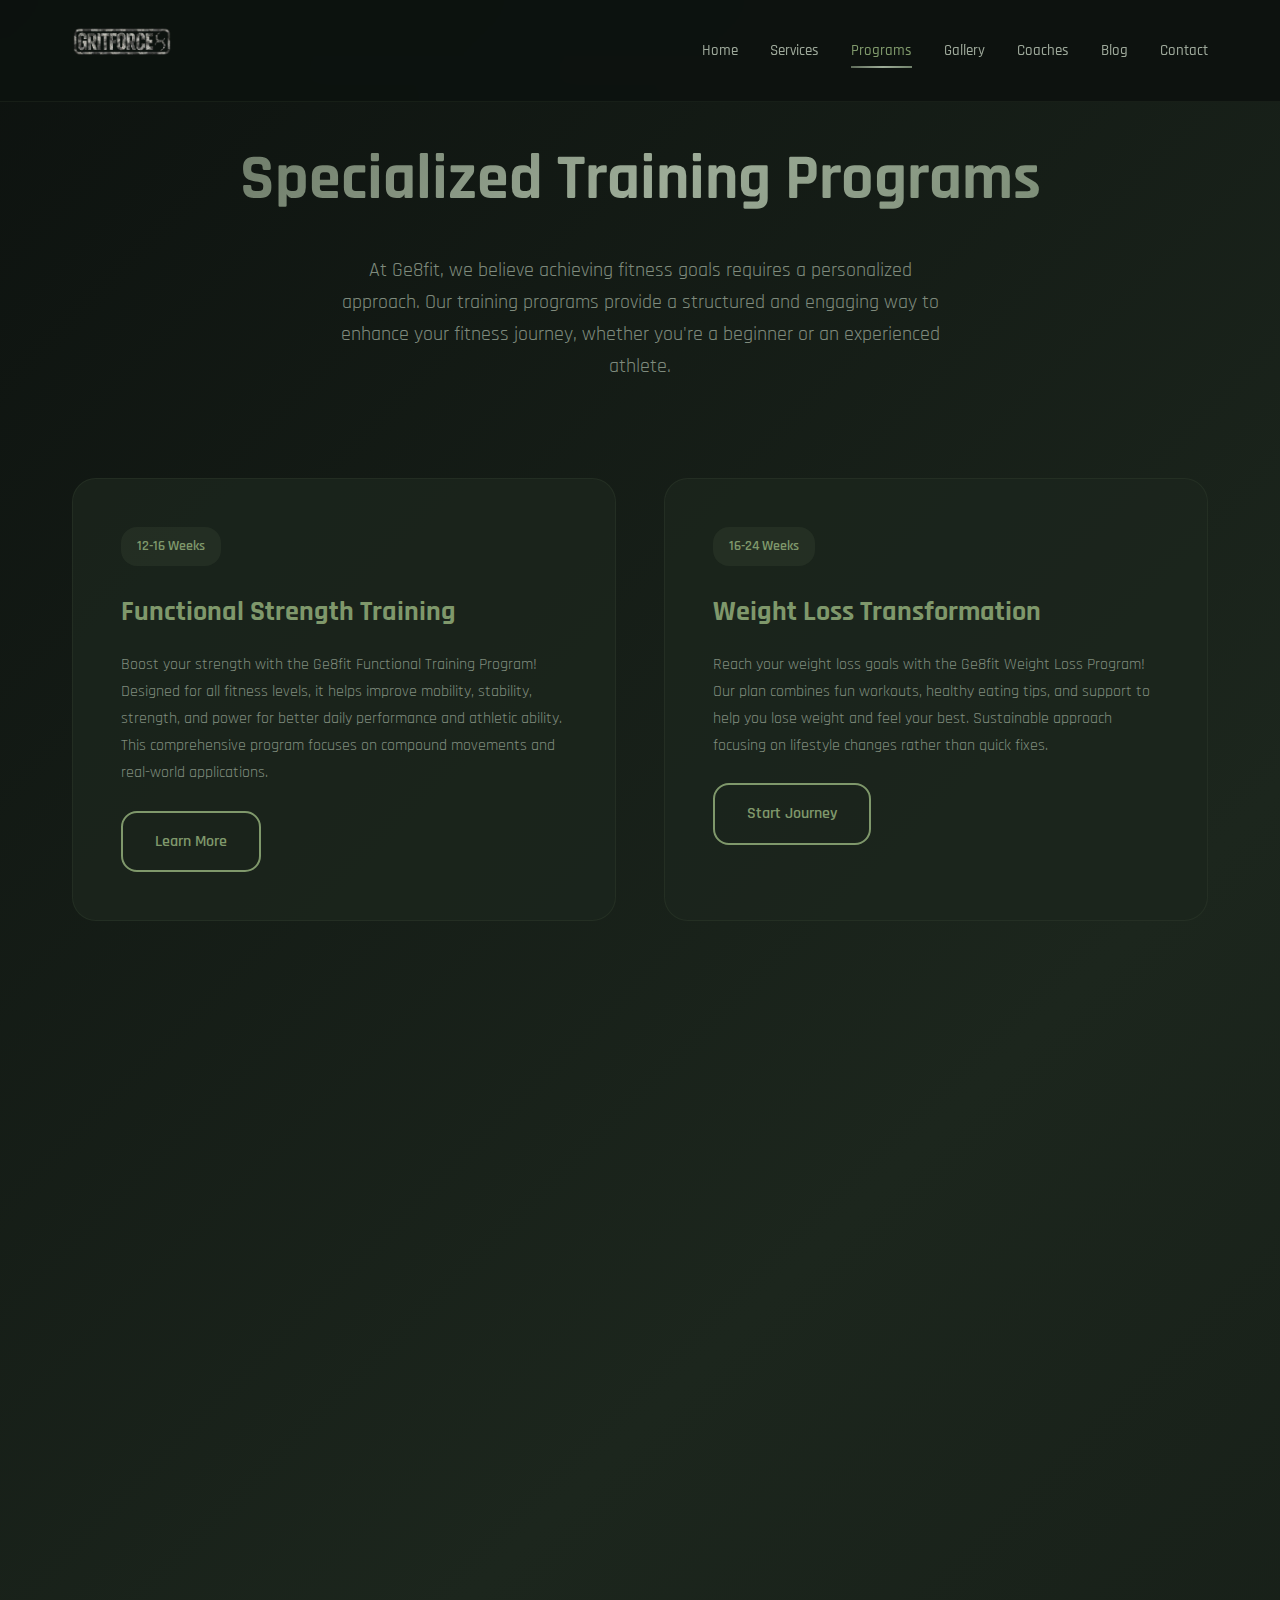
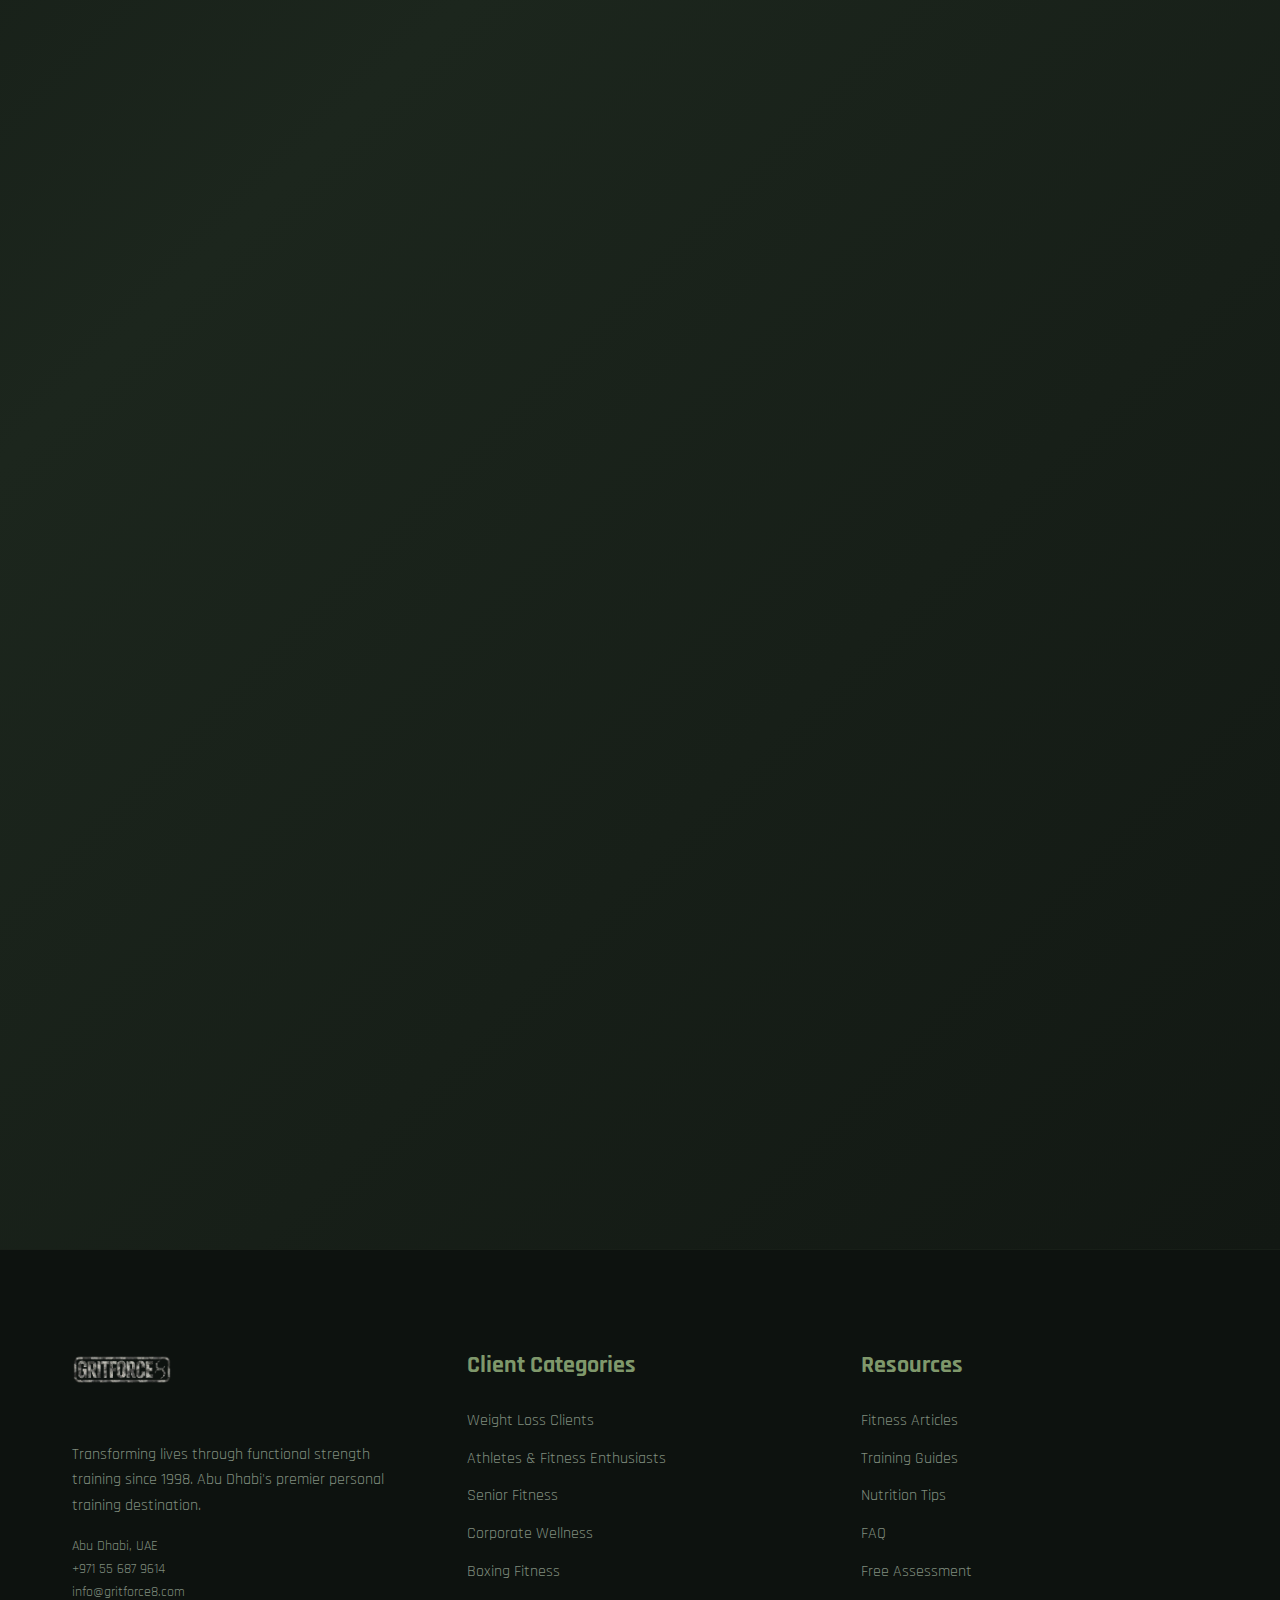
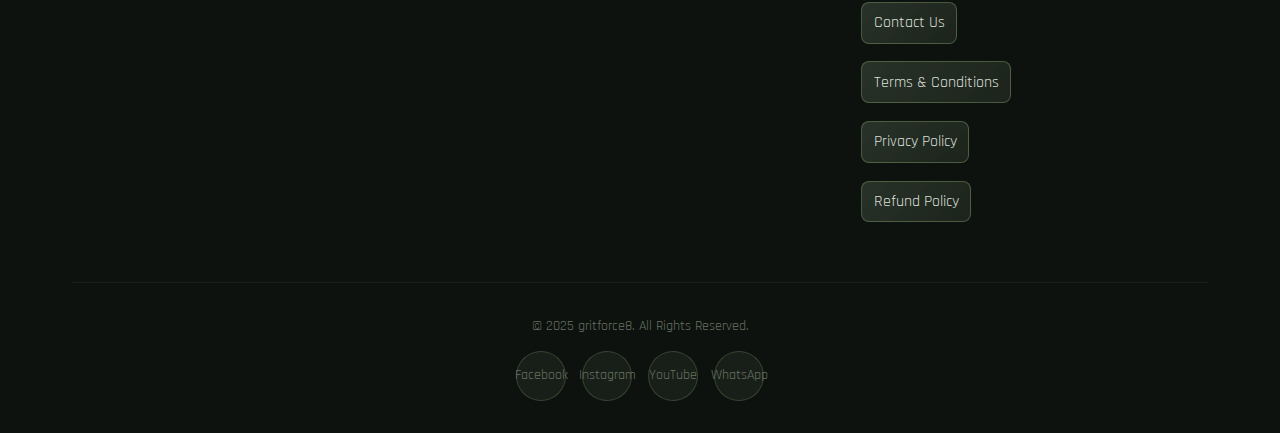
<file: program.html>
<!DOCTYPE html>
<html lang="en">
<head>
    <meta charset="UTF-8">
    <meta name="viewport" content="width=device-width, initial-scale=1.0">
    <title>gritforce8 - Functional Strength Personal Training | Since 1998 | Abu Dhabi's Premier Fitness Center</title>
    
    <!-- Google Fonts - Poppins -->
    <link rel="preconnect" href="https://fonts.googleapis.com">
    <link rel="preconnect" href="https://fonts.gstatic.com" crossorigin>
    <link href="https://fonts.googleapis.com/css2?family=Rajdhani:wght@400;500;600;700&display=swap" rel="stylesheet">
    <link rel="icon" type="image/png" sizes="16x16" href="images/logo-symbol-transparent-16x16.png">
<link rel="icon" type="image/png" sizes="32x32" href="images/logo-symbol-transparent-32x32.png">
<link rel="icon" type="image/png" sizes="48x48" href="images/logo-symbol-transparent.png">
<link rel="shortcut icon" href="images/logo-symbol-transparent.ico" type="image/x-icon">
    
    <style>
        :root {
            --primary-gold: #7f986b;
            --gold-light: #a6b49a;
            --gold-dark: #55654d;
            --black: #0d120f;
            --white: #ecf0ea;
            --gray-100: #d7ded6;
            --gray-200: #bdc7bc;
            --gray-300: #9da89a;
            --gray-400: #7f8b7d;
            --gray-500: #667162;
            --gray-600: #4f5a4c;
            --gray-700: #3b4539;
            --gray-800: #263025;
            --gray-900: #182019;
            
            --gradient-gold: linear-gradient(135deg, #5c6957 0%, #9dac98 52%, #6f8069 100%);
            --gradient-dark: linear-gradient(135deg, #0d120f 0%, #1c261d 50%, #121813 100%);
            --gradient-overlay: linear-gradient(135deg, rgba(13, 18, 15, 0.86) 0%, rgba(31, 40, 31, 0.62) 100%);
            
            --shadow-gold: 0 10px 25px rgba(127, 152, 107, 0.34);
            --shadow-dark: 0 10px 25px rgba(0, 0, 0, 0.5);
            --shadow-premium: 0 20px 40px rgba(127, 152, 107, 0.2);
            
            --border-radius: 16px;
            --border-radius-lg: 24px;
            --border-radius-xl: 32px;
            
            --font-main: 'Rajdhani', sans-serif;
            
            --transition-fast: 0.2s cubic-bezier(0.4, 0, 0.2, 1);
            --transition-normal: 0.3s cubic-bezier(0.4, 0, 0.2, 1);
            --transition-slow: 0.5s cubic-bezier(0.4, 0, 0.2, 1);
        }

        * {
            margin: 0;
            padding: 0;
            box-sizing: border-box;
        }

        html {
            scroll-behavior: smooth;
            overflow-x: hidden;
        }

        body {
            font-family: var(--font-main);
            line-height: 1.6;
            color: var(--white);
            background-color: var(--black);
            background-image: radial-gradient(circle at 18% 20%, rgba(90, 112, 80, 0.16) 0, rgba(90, 112, 80, 0) 46%), radial-gradient(circle at 82% 10%, rgba(128, 136, 128, 0.18) 0, rgba(128, 136, 128, 0) 42%), radial-gradient(circle at 30% 80%, rgba(58, 74, 56, 0.22) 0, rgba(58, 74, 56, 0) 48%);
            overflow-x: hidden;
            -webkit-font-smoothing: antialiased;
            -moz-osx-font-smoothing: grayscale;
        }

        /* Custom Scrollbar */
        ::-webkit-scrollbar {
            width: 8px;
        }

        ::-webkit-scrollbar-track {
            background: var(--gray-900);
        }

        ::-webkit-scrollbar-thumb {
            background: var(--gradient-gold);
            border-radius: 4px;
        }

        /* Utility Classes */
        .container {
            max-width: 1200px;
            margin: 0 auto;
            padding: 0 2rem;
        }

        .container-wide {
            max-width: 1400px;
            margin: 0 auto;
            padding: 0 2rem;
        }

        .text-gold {
            background: var(--gradient-gold);
            -webkit-background-clip: text;
            -webkit-text-fill-color: transparent;
            background-clip: text;
        }

        .btn {
            display: inline-flex;
            align-items: center;
            justify-content: center;
            padding: 1rem 2rem;
            font-family: var(--font-main);
            font-weight: 600;
            font-size: 1rem;
            text-decoration: none;
            border: none;
            border-radius: var(--border-radius);
            cursor: pointer;
            transition: all var(--transition-normal);
            position: relative;
            overflow: hidden;
        }

        .btn-primary {
            background: var(--gradient-gold);
            color: var(--black);
            box-shadow: var(--shadow-gold);
        }

        .btn-primary:hover {
            transform: translateY(-2px);
            box-shadow: var(--shadow-premium);
        }

        .btn-outline {
            background: transparent;
            color: var(--primary-gold);
            border: 2px solid var(--primary-gold);
        }

        .btn-outline:hover {
            background: var(--primary-gold);
            color: var(--black);
            box-shadow: var(--shadow-gold);
        }

        .btn-white {
            background: var(--white);
            color: var(--black);
        }

        .btn-white:hover {
            background: var(--gray-100);
            transform: translateY(-2px);
        }

        /* Loading Animation */
        .loading-screen {
            position: fixed;
            top: 0;
            left: 0;
            width: 100%;
            height: 100%;
            background: var(--black);
            display: flex;
            flex-direction: column;
            align-items: center;
            justify-content: center;
            z-index: 10000;
            transition: opacity var(--transition-slow);
        }

        .loading-screen.fade-out {
            opacity: 0;
            pointer-events: none;
        }

        .loader {
            width: 60px;
            height: 60px;
            border: 3px solid var(--gray-800);
            border-top: 3px solid var(--primary-gold);
            border-radius: 50%;
            animation: spin 1s linear infinite;
            margin-bottom: 2rem;
        }

        .loading-text {
            color: var(--primary-gold);
            font-weight: 600;
            font-size: 1.2rem;
        }

        @keyframes spin {
            0% { transform: rotate(0deg); }
            100% { transform: rotate(360deg); }
        }

        /* Header */
        .header {
            position: fixed;
            top: 0;
            left: 0;
            right: 0;
            z-index: 1000;
            background: rgba(13, 18, 15, 0.95);
            backdrop-filter: blur(20px);
            border-bottom: 1px solid rgba(127, 152, 107, 0.1);
            transition: all var(--transition-normal);
        }

        .header.scrolled {
            background: rgba(13, 18, 15, 0.98);
            box-shadow: var(--shadow-dark);
        }

        .nav {
            display: flex;
            align-items: center;
            justify-content: space-between;
            padding: 1.5rem 2rem;
        }

        .logo {
            font-size: 2rem;
            font-weight: 800;
            letter-spacing: -0.5px;
        }

        .logo-ge8 {
            background: var(--gradient-gold);
            -webkit-background-clip: text;
            -webkit-text-fill-color: transparent;
            background-clip: text;
        }

        .logo-fit {
            color: var(--white);
        }

        .logo-first {
            color: var(--primary-gold);
            font-weight: 400;
        }

        .nav-links {
            display: flex;
            align-items: center;
            gap: 2rem;
            list-style: none;
        }

        .nav-link {
            color: var(--gray-300);
            text-decoration: none;
            font-weight: 500;
            font-size: 0.95rem;
            position: relative;
            transition: all var(--transition-fast);
        }

        .nav-link:hover,
        .nav-link.active {
            color: var(--primary-gold);
        }

        .nav-link::after {
            content: '';
            position: absolute;
            bottom: -8px;
            left: 0;
            width: 0;
            height: 2px;
            background: var(--gradient-gold);
            transition: width var(--transition-fast);
        }

        .nav-link:hover::after,
        .nav-link.active::after {
            width: 100%;
        }

        .mobile-toggle {
            display: none;
            flex-direction: column;
            gap: 4px;
            cursor: pointer;
            padding: 8px;
        }

        .mobile-toggle span {
            width: 24px;
            height: 2px;
            background: var(--primary-gold);
            transition: all var(--transition-fast);
        }

        /* Hero Section */
        .hero {
            height: 100vh;
            position: relative;
            display: flex;
            align-items: center;
            justify-content: center;
            overflow: hidden;
            background: var(--black);
        }

        .hero-bg {
            position: absolute;
            top: 0;
            left: 0;
            width: 100%;
            height: 100%;
            background: linear-gradient(
                135deg,
                rgba(13, 18, 15, 0.7) 0%,
                rgba(127, 152, 107, 0.1) 50%,
                rgba(13, 18, 15, 0.8) 100%
            ),
            url('https://images.unsplash.com/photo-1534438327276-14e5300c3a48?ixlib=rb-4.0.3&ixid=M3wxMjA3fDB8MHxwaG90by1wYWdlfHx8fGVufDB8fHx8fA%3D%3D&auto=format&fit=crop&w=2070&q=80');
            background-size: cover;
            background-position: center;
            background-attachment: fixed;
            z-index: -1;
        }

        .hero-content {
            text-align: center;
            max-width: 900px;
            z-index: 2;
            animation: heroFadeIn 1.5s ease-out;
        }

        .hero-badge {
            display: inline-block;
            padding: 0.75rem 2rem;
            background: rgba(127, 152, 107, 0.1);
            border: 1px solid rgba(127, 152, 107, 0.3);
            border-radius: 50px;
            font-size: 0.875rem;
            font-weight: 600;
            color: var(--primary-gold);
            margin-bottom: 2rem;
            backdrop-filter: blur(10px);
        }

        .hero-title {
            font-size: clamp(3rem, 8vw, 6rem);
            font-weight: 900;
            line-height: 1.1;
            margin-bottom: 1.5rem;
            background: linear-gradient(135deg, var(--white) 0%, var(--primary-gold) 100%);
            -webkit-background-clip: text;
            -webkit-text-fill-color: transparent;
            background-clip: text;
        }

        .hero-subtitle {
            font-size: clamp(1.25rem, 3vw, 1.5rem);
            color: var(--gray-300);
            margin-bottom: 3rem;
            font-weight: 400;
        }

        .hero-cta {
            display: flex;
            gap: 1.5rem;
            justify-content: center;
            flex-wrap: wrap;
            margin-bottom: 4rem;
        }

        @keyframes heroFadeIn {
            from {
                opacity: 0;
                transform: translateY(30px);
            }
            to {
                opacity: 1;
                transform: translateY(0);
            }
        }

        /* Video Section */
        .video-section {
            padding: 8rem 0;
            background: var(--gradient-dark);
            text-align: center;
        }

        .video-container {
            max-width: 800px;
            margin: 0 auto;
            border-radius: var(--border-radius-xl);
            overflow: hidden;
            box-shadow: var(--shadow-premium);
            background: var(--gray-900);
            padding: 3rem;
        }

        .video-placeholder {
            width: 100%;
            height: 400px;
            background: linear-gradient(135deg, var(--gray-800) 0%, var(--gray-700) 100%);
            border-radius: var(--border-radius-lg);
            display: flex;
            align-items: center;
            justify-content: center;
            font-size: 4rem;
            color: var(--primary-gold);
            margin-bottom: 2rem;
        }

        /* Stats Section */
        .stats {
            padding: 8rem 0;
            background: var(--black);
            position: relative;
        }

        .stats-grid {
            display: grid;
            grid-template-columns: repeat(auto-fit, minmax(200px, 1fr));
            gap: 4rem;
            text-align: center;
        }

        .stat-item {
            animation: countUp 2s ease-out;
        }

        .stat-number {
            font-size: 4rem;
            font-weight: 900;
            background: var(--gradient-gold);
            -webkit-background-clip: text;
            -webkit-text-fill-color: transparent;
            background-clip: text;
            display: block;
            margin-bottom: 0.5rem;
        }

        .stat-label {
            font-size: 1.125rem;
            color: var(--gray-400);
            font-weight: 500;
        }

        /* Services Section */
        .services {
            padding: 8rem 0;
            background: var(--gradient-dark);
        }

        .section-header {
            text-align: center;
            margin-bottom: 6rem;
        }

        .section-title {
            font-size: clamp(2.5rem, 5vw, 4rem);
            font-weight: 800;
            margin-bottom: 1.5rem;
            background: var(--gradient-gold);
            -webkit-background-clip: text;
            -webkit-text-fill-color: transparent;
            background-clip: text;
        }

        .section-subtitle {
            font-size: 1.25rem;
            color: var(--gray-400);
            max-width: 600px;
            margin: 0 auto;
        }

        .services-grid {
            display: grid;
            grid-template-columns: repeat(auto-fit, minmax(350px, 1fr));
            gap: 3rem;
            margin-bottom: 6rem;
        }

        .service-card {
            background: linear-gradient(135deg, var(--gray-900) 0%, var(--gray-800) 100%);
            border-radius: var(--border-radius-lg);
            padding: 3rem;
            text-align: center;
            position: relative;
            overflow: hidden;
            transition: all var(--transition-normal);
            border: 1px solid rgba(127, 152, 107, 0.1);
        }

        .service-card::before {
            content: '';
            position: absolute;
            top: 0;
            left: -100%;
            width: 100%;
            height: 100%;
            background: linear-gradient(90deg, transparent, rgba(127, 152, 107, 0.1), transparent);
            transition: left var(--transition-slow);
        }

        .service-card:hover::before {
            left: 100%;
        }

        .service-card:hover {
            transform: translateY(-10px);
            box-shadow: var(--shadow-premium);
            border-color: rgba(127, 152, 107, 0.3);
        }

        .service-icon {
            width: 80px;
            height: 80px;
            background: var(--gradient-gold);
            border-radius: 50%;
            display: flex;
            align-items: center;
            justify-content: center;
            margin: 0 auto 2rem;
            font-size: 2rem;
        }

        .service-title {
            font-size: 1.75rem;
            font-weight: 700;
            margin-bottom: 1rem;
            color: var(--white);
        }

        .service-description {
            color: var(--gray-400);
            margin-bottom: 2rem;
            line-height: 1.7;
        }

        .service-price {
            font-size: 2.5rem;
            font-weight: 800;
            background: var(--gradient-gold);
            -webkit-background-clip: text;
            -webkit-text-fill-color: transparent;
            background-clip: text;
            margin-bottom: 2rem;
        }

        .service-features {
            list-style: none;
            margin-bottom: 2rem;
        }

        .service-features li {
            padding: 0.5rem 0;
            color: var(--gray-300);
            position: relative;
            padding-left: 2rem;
        }

        .service-features li::before {
            content: '\2713';
            position: absolute;
            left: 0;
            color: var(--primary-gold);
            font-weight: bold;
        }

        .service-badge {
            position: absolute;
            top: 1rem;
            right: 1rem;
            background: var(--gradient-gold);
            color: var(--black);
            padding: 0.5rem 1rem;
            border-radius: 50px;
            font-size: 0.75rem;
            font-weight: 600;
            text-transform: uppercase;
        }

        /* Gallery Section */
        .gallery {
            padding: 8rem 0;
            background: var(--black);
        }

        .gallery-grid {
            display: grid;
            grid-template-columns: repeat(auto-fit, minmax(300px, 1fr));
            gap: 2rem;
        }

        .gallery-item {
            aspect-ratio: 4/3;
            border-radius: var(--border-radius-lg);
            overflow: hidden;
            position: relative;
            cursor: pointer;
            transition: all var(--transition-normal);
        }

        .gallery-item:hover {
            transform: scale(1.05);
            box-shadow: var(--shadow-premium);
        }

        .gallery-image {
            width: 100%;
            height: 100%;
            background: linear-gradient(135deg, var(--gray-700) 0%, var(--gray-600) 100%);
            display: flex;
            align-items: center;
            justify-content: center;
            font-size: 3rem;
            color: var(--primary-gold);
        }

        .gallery-overlay {
            position: absolute;
            top: 0;
            left: 0;
            right: 0;
            bottom: 0;
            background: linear-gradient(to top, rgba(13, 18, 15, 0.8), transparent);
            display: flex;
            align-items: flex-end;
            padding: 1.5rem;
            opacity: 0;
            transition: all var(--transition-normal);
        }

        .gallery-item:hover .gallery-overlay {
            opacity: 1;
        }

        .gallery-info h3 {
            color: var(--white);
            font-size: 1.25rem;
            font-weight: 600;
            margin-bottom: 0.5rem;
        }

        .gallery-info p {
            color: var(--gray-300);
            font-size: 0.875rem;
        }

        /* Programs Section */
        .programs {
            padding: 8rem 0;
            background: var(--gradient-dark);
        }

        .programs-grid {
            display: grid;
            grid-template-columns: repeat(auto-fit, minmax(350px, 1fr));
            gap: 3rem;
        }

        .program-card {
            background: rgba(28, 38, 29, 0.8);
            border-radius: var(--border-radius-lg);
            padding: 3rem;
            border: 1px solid rgba(127, 152, 107, 0.1);
            transition: all var(--transition-normal);
            position: relative;
            overflow: hidden;
        }

        .program-card:hover {
            transform: translateY(-5px);
            border-color: rgba(127, 152, 107, 0.3);
            box-shadow: var(--shadow-gold);
        }

        .program-card h3 {
            font-size: 1.75rem;
            font-weight: 700;
            margin-bottom: 1rem;
            color: var(--primary-gold);
        }

        .program-card p {
            color: var(--gray-400);
            margin-bottom: 1.5rem;
            line-height: 1.7;
        }

        .program-duration {
            display: inline-block;
            background: rgba(127, 152, 107, 0.1);
            color: var(--primary-gold);
            padding: 0.5rem 1rem;
            border-radius: var(--border-radius);
            font-size: 0.875rem;
            font-weight: 600;
            margin-bottom: 1.5rem;
        }

        /* Pricing Tables */
        .pricing {
            padding: 8rem 0;
            background: var(--black);
        }

        .pricing-grid {
            display: grid;
            grid-template-columns: repeat(auto-fit, minmax(300px, 1fr));
            gap: 3rem;
            margin-top: 4rem;
        }

        .pricing-card {
            background: var(--gradient-dark);
            border-radius: var(--border-radius-xl);
            padding: 3rem;
            text-align: center;
            border: 1px solid rgba(127, 152, 107, 0.1);
            transition: all var(--transition-normal);
            position: relative;
        }

        .pricing-card.featured {
            border-color: var(--primary-gold);
            transform: scale(1.05);
            box-shadow: var(--shadow-premium);
        }

        .pricing-card.featured::before {
            content: 'Most Popular';
            position: absolute;
            top: -1rem;
            left: 50%;
            transform: translateX(-50%);
            background: var(--gradient-gold);
            color: var(--black);
            padding: 0.5rem 2rem;
            border-radius: 50px;
            font-weight: 600;
            font-size: 0.875rem;
        }

        .pricing-card:hover {
            transform: translateY(-5px);
            border-color: rgba(127, 152, 107, 0.3);
        }

        .pricing-card.featured:hover {
            transform: scale(1.05) translateY(-5px);
        }

        .pricing-header h3 {
            font-size: 1.75rem;
            font-weight: 700;
            color: var(--white);
            margin-bottom: 1rem;
        }

        .pricing-price {
            font-size: 3rem;
            font-weight: 900;
            color: var(--primary-gold);
            margin-bottom: 0.5rem;
        }

        .pricing-period {
            color: var(--gray-400);
            font-size: 1rem;
            margin-bottom: 2rem;
        }

        .pricing-features {
            list-style: none;
            margin-bottom: 3rem;
        }

        .pricing-features li {
            padding: 0.75rem 0;
            color: var(--gray-300);
            border-bottom: 1px solid rgba(255, 255, 255, 0.1);
        }

        .pricing-features li:last-child {
            border-bottom: none;
        }

        .pricing-features li::before {
            content: '\2713';
            color: var(--primary-gold);
            font-weight: bold;
            margin-right: 1rem;
        }

        /* Client Types Section */
        .client-types {
            padding: 8rem 0;
            background: var(--gradient-dark);
        }

        .client-types-grid {
            display: grid;
            grid-template-columns: repeat(auto-fit, minmax(250px, 1fr));
            gap: 2rem;
        }

        .client-type-card {
            background: rgba(28, 38, 29, 0.8);
            border-radius: var(--border-radius-lg);
            padding: 2rem;
            text-align: center;
            border: 1px solid rgba(127, 152, 107, 0.1);
            transition: all var(--transition-normal);
        }

        .client-type-card:hover {
            transform: translateY(-5px);
            border-color: rgba(127, 152, 107, 0.3);
            box-shadow: var(--shadow-gold);
        }

        .client-type-icon {
            width: 60px;
            height: 60px;
            background: var(--gradient-gold);
            border-radius: 50%;
            display: flex;
            align-items: center;
            justify-content: center;
            margin: 0 auto 1.5rem;
            font-size: 1.5rem;
        }

        .client-type-card h3 {
            font-size: 1.25rem;
            font-weight: 600;
            color: var(--primary-gold);
            margin-bottom: 1rem;
        }

        .client-type-card p {
            color: var(--gray-400);
            font-size: 0.9rem;
            line-height: 1.6;
        }

        /* Before/After Section */
        .before-after {
            padding: 8rem 0;
            background: var(--black);
        }

        .before-after-grid {
            display: grid;
            grid-template-columns: repeat(auto-fit, minmax(400px, 1fr));
            gap: 4rem;
        }

        .transformation-card {
            background: var(--gradient-dark);
            border-radius: var(--border-radius-xl);
            padding: 3rem;
            text-align: center;
            border: 1px solid rgba(127, 152, 107, 0.1);
        }

        .before-after-images {
            display: grid;
            grid-template-columns: 1fr 1fr;
            gap: 1rem;
            margin-bottom: 2rem;
        }

        .ba-image {
            aspect-ratio: 3/4;
            border-radius: var(--border-radius);
            background: var(--gray-700);
            display: flex;
            align-items: center;
            justify-content: center;
            font-size: 2rem;
            color: var(--primary-gold);
            position: relative;
        }

        .ba-label {
            position: absolute;
            top: 1rem;
            left: 50%;
            transform: translateX(-50%);
            background: var(--black);
            color: var(--white);
            padding: 0.25rem 1rem;
            border-radius: 50px;
            font-size: 0.75rem;
            font-weight: 600;
        }

        .transformation-info h3 {
            color: var(--white);
            font-size: 1.5rem;
            font-weight: 700;
            margin-bottom: 1rem;
        }

        .transformation-stats {
            display: grid;
            grid-template-columns: repeat(3, 1fr);
            gap: 1rem;
            margin-bottom: 2rem;
        }

        .stat {
            text-align: center;
        }

        .stat-value {
            font-size: 1.5rem;
            font-weight: 700;
            color: var(--primary-gold);
            display: block;
        }

        .stat-label {
            font-size: 0.875rem;
            color: var(--gray-400);
        }

        /* Facilities Section */
        .facilities {
            padding: 8rem 0;
            background: var(--gradient-dark);
        }

        .facilities-grid {
            display: grid;
            grid-template-columns: repeat(auto-fit, minmax(350px, 1fr));
            gap: 3rem;
        }

        .facility-card {
            background: rgba(28, 38, 29, 0.8);
            border-radius: var(--border-radius-lg);
            overflow: hidden;
            border: 1px solid rgba(127, 152, 107, 0.1);
            transition: all var(--transition-normal);
        }

        .facility-card:hover {
            transform: translateY(-5px);
            border-color: rgba(127, 152, 107, 0.3);
        }

        .facility-image {
            width: 100%;
            height: 250px;
            background: var(--gray-700);
            display: flex;
            align-items: center;
            justify-content: center;
            font-size: 3rem;
            color: var(--primary-gold);
        }

        .facility-content {
            padding: 2rem;
        }

        .facility-content h3 {
            font-size: 1.5rem;
            font-weight: 700;
            color: var(--white);
            margin-bottom: 1rem;
        }

        .facility-content p {
            color: var(--gray-400);
            line-height: 1.6;
            margin-bottom: 1.5rem;
        }

        .facility-features {
            list-style: none;
        }

        .facility-features li {
            color: var(--gray-300);
            margin-bottom: 0.5rem;
            position: relative;
            padding-left: 1.5rem;
        }

        .facility-features li::before {
            content: '\2022';
            color: var(--primary-gold);
            position: absolute;
            left: 0;
        }

        /* Equipment Section */
        .equipment {
            padding: 8rem 0;
            background: var(--black);
        }

        .equipment-showcase {
            display: grid;
            grid-template-columns: repeat(auto-fill, minmax(200px, 1fr));
            gap: 2rem;
            margin-top: 4rem;
        }

        .equipment-item {
            background: var(--gradient-dark);
            border-radius: var(--border-radius);
            padding: 2rem;
            text-align: center;
            border: 1px solid rgba(127, 152, 107, 0.1);
            transition: all var(--transition-normal);
        }

        .equipment-item:hover {
            border-color: rgba(127, 152, 107, 0.3);
            transform: translateY(-5px);
        }

        .equipment-icon {
            font-size: 3rem;
            color: var(--primary-gold);
            margin-bottom: 1rem;
        }

        .equipment-item h3 {
            font-size: 1rem;
            font-weight: 600;
            color: var(--white);
            margin-bottom: 0.5rem;
        }

        .equipment-item p {
            font-size: 0.875rem;
            color: var(--gray-400);
        }

        /* Nutrition Section */
        .nutrition {
            padding: 8rem 0;
            background: var(--gradient-dark);
        }

        .nutrition-content {
            display: grid;
            grid-template-columns: 1fr 1fr;
            gap: 6rem;
            align-items: center;
            margin-bottom: 4rem;
        }

        .nutrition-image {
            width: 100%;
            height: 400px;
            background: var(--gray-700);
            border-radius: var(--border-radius-xl);
            display: flex;
            align-items: center;
            justify-content: center;
            font-size: 4rem;
            color: var(--primary-gold);
        }

        .nutrition-text h2 {
            font-size: 3rem;
            font-weight: 800;
            margin-bottom: 2rem;
            background: var(--gradient-gold);
            -webkit-background-clip: text;
            -webkit-text-fill-color: transparent;
            background-clip: text;
        }

        .nutrition-text p {
            font-size: 1.125rem;
            color: var(--gray-300);
            margin-bottom: 2rem;
            line-height: 1.7;
        }

        .nutrition-benefits {
            display: grid;
            grid-template-columns: repeat(auto-fit, minmax(300px, 1fr));
            gap: 2rem;
        }

        .benefit-card {
            background: rgba(28, 38, 29, 0.8);
            border-radius: var(--border-radius);
            padding: 2rem;
            border: 1px solid rgba(127, 152, 107, 0.1);
        }

        .benefit-card h3 {
            font-size: 1.25rem;
            font-weight: 600;
            color: var(--primary-gold);
            margin-bottom: 1rem;
        }

        .benefit-card p {
            color: var(--gray-400);
            font-size: 0.95rem;
            line-height: 1.6;
        }

        /* Methodology Section */
        .methodology {
            padding: 8rem 0;
            background: var(--black);
        }

        .methodology-steps {
            display: grid;
            grid-template-columns: repeat(auto-fit, minmax(250px, 1fr));
            gap: 3rem;
            margin-top: 4rem;
        }

        .step-card {
            text-align: center;
            position: relative;
        }

        .step-number {
            width: 80px;
            height: 80px;
            background: var(--gradient-gold);
            border-radius: 50%;
            display: flex;
            align-items: center;
            justify-content: center;
            font-size: 2rem;
            font-weight: 900;
            color: var(--black);
            margin: 0 auto 2rem;
        }

        .step-card h3 {
            font-size: 1.5rem;
            font-weight: 700;
            color: var(--white);
            margin-bottom: 1rem;
        }

        .step-card p {
            color: var(--gray-400);
            line-height: 1.6;
        }

        /* FAQ Section */
        .faq {
            padding: 8rem 0;
            background: var(--gradient-dark);
        }

        .faq-list {
            max-width: 800px;
            margin: 0 auto;
            margin-top: 4rem;
        }

        .faq-item {
            background: rgba(28, 38, 29, 0.8);
            border-radius: var(--border-radius);
            margin-bottom: 1rem;
            border: 1px solid rgba(127, 152, 107, 0.1);
            overflow: hidden;
        }

        .faq-question {
            padding: 2rem;
            cursor: pointer;
            display: flex;
            justify-content: space-between;
            align-items: center;
            transition: all var(--transition-fast);
        }

        .faq-question:hover {
            background: rgba(28, 38, 29, 1);
        }

        .faq-question h3 {
            font-size: 1.125rem;
            font-weight: 600;
            color: var(--white);
        }

        .faq-icon {
            font-size: 1.5rem;
            color: var(--primary-gold);
            transition: transform var(--transition-fast);
        }

        .faq-item.active .faq-icon {
            transform: rotate(45deg);
        }

        .faq-answer {
            max-height: 0;
            overflow: hidden;
            transition: all var(--transition-normal);
        }

        .faq-item.active .faq-answer {
            max-height: 200px;
        }

        .faq-answer-content {
            padding: 0 2rem 2rem;
            color: var(--gray-400);
            line-height: 1.6;
        }

        /* Team Section */
        .team {
            padding: 8rem 0;
            background: var(--black);
        }

        .team-grid {
            display: grid;
            grid-template-columns: repeat(auto-fit, minmax(350px, 1fr));
            gap: 4rem;
        }

        .trainer-card {
            background: linear-gradient(135deg, var(--gray-900) 0%, var(--gray-800) 100%);
            border-radius: var(--border-radius-xl);
            padding: 3rem;
            text-align: center;
            border: 1px solid rgba(127, 152, 107, 0.1);
            transition: all var(--transition-normal);
        }

        .trainer-card:hover {
            transform: translateY(-10px);
            box-shadow: var(--shadow-premium);
            border-color: rgba(127, 152, 107, 0.3);
        }

        .trainer-image {
            width: 200px;
            height: 200px;
            border-radius: 50%;
            background: var(--gradient-gold);
            display: flex;
            align-items: center;
            justify-content: center;
            margin: 0 auto 2rem;
            font-size: 4rem;
            color: var(--black);
        }

        .trainer-name {
            font-size: 2rem;
            font-weight: 700;
            margin-bottom: 0.5rem;
            color: var(--white);
        }

        .trainer-title {
            color: var(--primary-gold);
            font-weight: 600;
            font-size: 1.125rem;
            margin-bottom: 1.5rem;
        }

        .trainer-bio {
            color: var(--gray-400);
            line-height: 1.7;
            margin-bottom: 2rem;
        }

        .trainer-skills {
            display: flex;
            flex-wrap: wrap;
            gap: 0.5rem;
            justify-content: center;
            margin-bottom: 2rem;
        }

        .skill-tag {
            background: rgba(127, 152, 107, 0.1);
            color: var(--primary-gold);
            padding: 0.5rem 1rem;
            border-radius: 50px;
            font-size: 0.875rem;
            font-weight: 500;
        }

        /* Testimonials */
        .testimonials {
            padding: 8rem 0;
            background: var(--gradient-dark);
        }

        .testimonials-grid {
            display: grid;
            grid-template-columns: repeat(auto-fit, minmax(400px, 1fr));
            gap: 3rem;
        }

        .testimonial-card {
            background: rgba(28, 38, 29, 0.8);
            border-radius: var(--border-radius-lg);
            padding: 3rem;
            text-align: center;
            position: relative;
            border: 1px solid rgba(127, 152, 107, 0.1);
            transition: all var(--transition-normal);
        }

        .testimonial-card:hover {
            transform: translateY(-5px);
            box-shadow: var(--shadow-premium);
            border-color: rgba(127, 152, 107, 0.3);
        }

        .testimonial-quote {
            font-size: 1.125rem;
            font-style: italic;
            color: var(--gray-300);
            margin-bottom: 2rem;
            line-height: 1.7;
        }

        .testimonial-quote::before,
        .testimonial-quote::after {
            content: '"';
            font-size: 3rem;
            color: var(--primary-gold);
            font-family: serif;
        }

        .testimonial-author {
            font-weight: 600;
            color: var(--primary-gold);
            font-size: 1.125rem;
            margin-bottom: 0.5rem;
        }

        .testimonial-role {
            font-size: 0.875rem;
            color: var(--gray-500);
        }

        .stars {
            display: flex;
            justify-content: center;
            gap: 0.25rem;
            margin-bottom: 2rem;
        }

        .star {
            color: var(--primary-gold);
            font-size: 1.25rem;
        }

        /* Blog Section */
        .blog {
            padding: 8rem 0;
            background: var(--black);
        }

        .blog-grid {
            display: grid;
            grid-template-columns: repeat(auto-fit, minmax(400px, 1fr));
            gap: 3rem;
        }

        .blog-card {
            background: var(--gradient-dark);
            border-radius: var(--border-radius-xl);
            overflow: hidden;
            border: 1px solid rgba(127, 152, 107, 0.1);
            transition: all var(--transition-normal);
        }

        .blog-card:hover {
            transform: translateY(-5px);
            border-color: rgba(127, 152, 107, 0.3);
            box-shadow: var(--shadow-premium);
        }

        .blog-image {
            width: 100%;
            height: 250px;
            background: var(--gray-700);
            display: flex;
            align-items: center;
            justify-content: center;
            font-size: 3rem;
            color: var(--primary-gold);
        }

        .blog-content {
            padding: 2rem;
        }

        .blog-meta {
            color: var(--primary-gold);
            font-size: 0.875rem;
            font-weight: 600;
            margin-bottom: 1rem;
        }

        .blog-title {
            font-size: 1.5rem;
            font-weight: 700;
            margin-bottom: 1rem;
            color: var(--white);
            line-height: 1.3;
        }

        .blog-excerpt {
            color: var(--gray-400);
            margin-bottom: 1.5rem;
            line-height: 1.6;
        }

        .read-more {
            color: var(--primary-gold);
            text-decoration: none;
            font-weight: 600;
            display: inline-flex;
            align-items: center;
            gap: 0.5rem;
            transition: all var(--transition-fast);
        }

        .read-more:hover {
            transform: translateX(5px);
        }

        /* Contact Section */
        .contact {
            padding: 8rem 0;
            background: var(--gradient-dark);
        }

        .contact-content {
            display: grid;
            grid-template-columns: 1fr 1fr;
            gap: 6rem;
        }

        .contact-form {
            background: rgba(28, 38, 29, 0.8);
            border-radius: var(--border-radius-xl);
            padding: 3rem;
            border: 1px solid rgba(127, 152, 107, 0.1);
        }

        .form-group {
            margin-bottom: 2rem;
        }

        .form-label {
            display: block;
            font-weight: 600;
            color: var(--gray-300);
            margin-bottom: 0.5rem;
        }

        .form-input,
        .form-textarea,
        .form-select {
            width: 100%;
            padding: 1rem;
            background: rgba(255, 255, 255, 0.05);
            border: 2px solid rgba(127, 152, 107, 0.2);
            border-radius: var(--border-radius);
            color: var(--white);
            font-family: var(--font-main);
            transition: all var(--transition-fast);
        }

        .form-input:focus,
        .form-textarea:focus,
        .form-select:focus {
            outline: none;
            border-color: var(--primary-gold);
            background: rgba(255, 255, 255, 0.1);
            box-shadow: 0 0 0 3px rgba(127, 152, 107, 0.1);
        }

        .form-textarea {
            resize: vertical;
            min-height: 120px;
        }

        .contact-info h3 {
            font-size: 2rem;
            font-weight: 700;
            margin-bottom: 2rem;
            color: var(--white);
        }

        .contact-item {
            display: flex;
            align-items: center;
            gap: 1rem;
            margin-bottom: 2rem;
            padding: 1.5rem;
            background: rgba(28, 38, 29, 0.5);
            border-radius: var(--border-radius);
            border: 1px solid rgba(127, 152, 107, 0.1);
            transition: all var(--transition-fast);
        }

        .contact-item:hover {
            border-color: rgba(127, 152, 107, 0.3);
            background: rgba(28, 38, 29, 0.8);
        }

        .contact-icon {
            width: 50px;
            height: 50px;
            background: var(--gradient-gold);
            border-radius: 50%;
            display: flex;
            align-items: center;
            justify-content: center;
            color: var(--black);
            font-size: 1.25rem;
        }

        /* Map Section */
        .map-section {
            padding: 4rem 0;
            background: var(--black);
        }

        .map-container {
            width: 100%;
            height: 400px;
            background: var(--gray-800);
            border-radius: var(--border-radius-lg);
            display: flex;
            align-items: center;
            justify-content: center;
            font-size: 4rem;
            color: var(--primary-gold);
        }

        /* Newsletter Section */
        .newsletter {
            padding: 6rem 0;
            background: var(--gradient-dark);
            text-align: center;
        }

        .newsletter-form {
            display: flex;
            max-width: 500px;
            margin: 0 auto;
            gap: 1rem;
            margin-top: 2rem;
        }

        .newsletter-input {
            flex: 1;
            padding: 1rem;
            background: rgba(255, 255, 255, 0.05);
            border: 2px solid rgba(127, 152, 107, 0.2);
            border-radius: var(--border-radius);
            color: var(--white);
            font-family: var(--font-main);
        }

        .newsletter-input:focus {
            outline: none;
            border-color: var(--primary-gold);
        }

        /* Footer */
        .footer {
            background: var(--black);
            padding: 6rem 0 2rem;
            border-top: 1px solid rgba(127, 152, 107, 0.1);
        }

        .footer-content {
            display: grid;
            grid-template-columns: repeat(auto-fit, minmax(250px, 1fr));
            gap: 3rem;
            margin-bottom: 3rem;
        }

        .footer-section h3 {
            font-size: 1.5rem;
            font-weight: 700;
            margin-bottom: 1.5rem;
            color: var(--primary-gold);
        }

        .footer-section ul {
            list-style: none;
        }

        .footer-section ul li {
            margin-bottom: 0.75rem;
        }

        .footer-section ul li a {
            color: var(--gray-400);
            text-decoration: none;
            transition: var(--transition-fast);
        }

        .footer-section ul li a:hover {
            color: var(--primary-gold);
        }

        .footer-logo {
            font-size: 2.5rem;
            font-weight: 800;
            margin-bottom: 2rem;
        }

        .social-links {
            display: flex;
            gap: 1rem;
            margin-top: 2rem;
        }

        .social-link {
            width: 50px;
            height: 50px;
            background: rgba(127, 152, 107, 0.1);
            border: 1px solid rgba(127, 152, 107, 0.3);
            border-radius: 50%;
            display: flex;
            align-items: center;
            justify-content: center;
            color: var(--primary-gold);
            text-decoration: none;
            transition: all var(--transition-fast);
        }

        .social-link:hover {
            background: var(--primary-gold);
            color: var(--black);
            transform: translateY(-2px);
        }

        .footer-bottom {
            text-align: center;
            padding-top: 2rem;
            border-top: 1px solid rgba(127, 152, 107, 0.1);
            color: var(--gray-500);
            font-size: 0.875rem;
        }

        /* Animations */
        .fade-in {
            opacity: 0;
            transform: translateY(30px);
            transition: all var(--transition-slow);
        }

        .fade-in.visible {
            opacity: 1;
            transform: translateY(0);
        }

        .slide-in-left {
            opacity: 0;
            transform: translateX(-50px);
            transition: all var(--transition-slow);
        }

        .slide-in-left.visible {
            opacity: 1;
            transform: translateX(0);
        }

        .slide-in-right {
            opacity: 0;
            transform: translateX(50px);
            transition: all var(--transition-slow);
        }

        .slide-in-right.visible {
            opacity: 1;
            transform: translateX(0);
        }

        /* Responsive Design */
        @media (max-width: 1024px) {
            .container, .container-wide {
                padding: 0 1.5rem;
            }

            .about-content,
            .contact-content,
            .nutrition-content {
                grid-template-columns: 1fr;
                gap: 4rem;
            }

            .nav {
                padding: 1rem 1.5rem;
            }

            .services-grid,
            .testimonials-grid,
            .blog-grid,
            .programs-grid,
            .before-after-grid {
                grid-template-columns: repeat(auto-fit, minmax(300px, 1fr));
                gap: 2rem;
            }
        }

        @media (max-width: 768px) {
            .container, .container-wide {
                padding: 0 1rem;
            }

            .nav-links {
                display: none;
                position: fixed;
                top: 0;
                left: 0;
                width: 100%;
                height: 100vh;
                background: rgba(13, 18, 15, 0.98);
                backdrop-filter: blur(20px);
                flex-direction: column;
                justify-content: center;
                gap: 3rem;
                font-size: 1.5rem;
            }

            .nav-links.active {
                display: flex;
            }

            .mobile-toggle {
                display: flex;
                z-index: 1001;
            }

            .mobile-toggle.active span:nth-child(1) {
                transform: rotate(45deg) translate(5px, 5px);
            }

            .mobile-toggle.active span:nth-child(2) {
                opacity: 0;
            }

            .mobile-toggle.active span:nth-child(3) {
                transform: rotate(-45deg) translate(7px, -6px);
            }

            .hero-cta {
                flex-direction: column;
                align-items: center;
            }

            .stats-grid {
                grid-template-columns: repeat(2, 1fr);
                gap: 2rem;
            }

            .services-grid,
            .testimonials-grid,
            .blog-grid,
            .programs-grid,
            .before-after-grid {
                grid-template-columns: 1fr;
            }

            .newsletter-form {
                flex-direction: column;
            }
        }

        @media (max-width: 480px) {
            .hero-badge {
                padding: 0.5rem 1.5rem;
                font-size: 0.75rem;
            }

            .stat-number {
                font-size: 2.5rem;
            }

            .service-price {
                font-size: 2rem;
            }

            .pricing-price {
                font-size: 2.5rem;
            }
        }
    
        .footer-resources .doc-link {
            color: var(--gray-100);
            border: 1px solid rgba(127, 152, 107, 0.45);
            background: linear-gradient(135deg, rgba(95, 112, 89, 0.35) 0%, rgba(38, 48, 37, 0.6) 100%);
            padding: 0.45rem 0.7rem;
            border-radius: 8px;
            display: inline-block;
            margin-top: 0.35rem;
            text-decoration: none;
            transition: all var(--transition-fast);
        }

        .footer-resources .doc-link:hover {
            color: var(--white);
            border-color: var(--primary-gold);
            box-shadow: 0 0 0 1px rgba(127, 152, 107, 0.35);
            transform: translateY(-1px);
        }
    </style>
</head>
<body>
    <!-- Loading Screen -->
    <div class="loading-screen" id="loading">
        <div class="loader"></div>
        <div class="loading-text"><img src="images/logo-trans-bg.png" alt="Ge8t Logo" class="logo-ge8"style="width: 100px; height: auto;"></div>
    </div>

    <!-- Header -->
    <header class="header" id="header">
        <nav class="nav container">
            <div class="logo">
                <img src="images/logo-trans-bg.png" alt="Ge8t Logo" class="logo-ge8"style="width: 100px; height: auto;">
            </div>
            <ul class="nav-links" id="navLinks">
                <li><a href="index.html" class="nav-link">Home</a></li>
                <li><a href="services.html" class="nav-link">Services</a></li>
                <li><a href="program.html" class="nav-link active">Programs</a></li>
                <li><a href="gallery.html" class="nav-link">Gallery</a></li>
                
                <li><a href="index.html" class="nav-link">Coaches</a></li>
                
                <li><a href="blog.html" class="nav-link">Blog</a></li>
                <li><a href="contact.html" class="nav-link">Contact</a></li>
            </ul>
            <div class="mobile-toggle" id="mobileToggle">
                <span></span>
                <span></span>
                <span></span>
            </div>
        </nav>
    </header>

    <!-- Hero Section -->






    <!-- Services Section 
    <section class="services" id="services">
        <div class="container">
            <div class="section-header fade-in">
                <h2 class="section-title">Your Journey Starts Here</h2>
                <p class="section-subtitle">Choose from our comprehensive range of professional personal training services designed to transform your life</p>
            </div>
            <div class="services-grid">
                <div class="service-card fade-in">
                    <div class="service-badge">Recommended</div>
                    <div class="service-icon"></div>
                    <h3 class="service-title">Gym Personal Training</h3>
                    <p class="service-description">Exclusive Coaching for Unmatched Results and Personalized Wellness. Train with the Elite: Join those who redefine limits and enjoy a customized approach that pushes the boundaries of fitness.</p>
                    <div class="service-price">$108<span style="font-size: 1rem; color: var(--gray-400);">/session</span></div>
                    <ul class="service-features">
                        <li>Personalized workout plans crafted by expert trainers</li>
                        <li>State-of-the-art gym facilities and equipment</li>
                        <li>Progress tracking and performance analytics</li>
                        <li>Nutritional guidance and meal planning support</li>
                        <li>Flexible scheduling to fit your lifestyle</li>
                        <li>Injury prevention and form correction</li>
                    </ul>
                    <a href="#contact" class="btn btn-primary">Book Your Session</a>
                </div>
                
                <div class="service-card fade-in">
                    <div class="service-icon"></div>
                    <h3 class="service-title">Home Personal Training</h3>
                    <p class="service-description">Transform Your Space, Transform Your Life: Fitness at Home, Tailored for You. Convenient Access: Experience diverse workout styles delivered to your doorstep by elite trainers using cutting-edge skills and equipment.</p>
                    <div class="service-price">$136<span style="font-size: 1rem; color: var(--gray-400);">/session</span></div>
                    <ul class="service-features">
                        <li>Premium home personal training services</li>
                        <li>Professional equipment brought to your location</li>
                        <li>Complete privacy and comfort of your own space</li>
                        <li>Customized workouts adapted to your environment</li>
                        <li>Family training sessions available</li>
                        <li>No travel time or gym membership required</li>
                    </ul>
                    <a href="#contact" class="btn btn-primary">Schedule Visit</a>
                </div>
                
                <div class="service-card fade-in">
                    <div class="service-badge">Most Popular</div>
                    <div class="service-icon"></div>
                    <h3 class="service-title">Online Personal Training</h3>
                    <p class="service-description">Achieve Your Goals Anytime, Anywhere: Personalized Fitness at Your Fingertips. Global Opportunities: Discover exclusive workouts worldwide and achieve amazing results at great value!</p>
                    <div class="service-price">$682<span style="font-size: 1rem; color: var(--gray-400);">/2 months</span></div>
                    <ul class="service-features">
                        <li>Flexible online coaching programs</li>
                        <li>Live video sessions with expert trainers</li>
                        <li>Custom workout plans updated weekly</li>
                        <li>24/7 support and motivation</li>
                        <li>Progress tracking through our app</li>
                        <li>Global accessibility from anywhere</li>
                    </ul>
                    <a href="#contact" class="btn btn-primary">Start Online Training</a>
                </div>

                <div class="service-card fade-in">
                    <div class="service-icon"></div>
                    <h3 class="service-title">Custom Meal Plans</h3>
                    <p class="service-description">Ge8fit Meal Plan nourishes your body with foods you love. Enjoy our meal plans that include your favorite native dishes. They make healthy eating easy, enjoyable, and perfectly tailored to your fitness and wellness needs.</p>
                    <div class="service-price">Custom<span style="font-size: 1rem; color: var(--gray-400);">/pricing</span></div>
                    <ul class="service-features">
                        <li>Personalized nutrition programs</li>
                        <li>Cultural cuisine integration</li>
                        <li>Macro and calorie optimization</li>
                        <li>Shopping lists and meal prep guides</li>
                        <li>Dietary restriction accommodations</li>
                        <li>Regular plan adjustments and updates</li>
                    </ul>
                    <a href="#contact" class="btn btn-primary">Get Custom Plan</a>
                </div>
            </div>
        </div>
    </section> -->

    <!-- Gallery Section 
    <section class="gallery" id="gallery">
        <div class="container">
            <div class="section-header fade-in">
                <h2 class="section-title">Our Training Environment</h2>
                <p class="section-subtitle">Step inside gritforce8 and see where transformations happen every day</p>
            </div>
            <div class="gallery-grid">
                <div class="gallery-item fade-in">
                    <div class="gallery-image"></div>
                    <div class="gallery-overlay">
                        <div class="gallery-info">
                            <h3>Strength Training Zone</h3>
                            <p>State-of-the-art equipment for functional strength training</p>
                        </div>
                    </div>
                </div>
                <div class="gallery-item fade-in">
                    <div class="gallery-image"></div>
                    <div class="gallery-overlay">
                        <div class="gallery-info">
                            <h3>Mobility & Flexibility Area</h3>
                            <p>Dedicated space for rehabilitation and mobility work</p>
                        </div>
                    </div>
                </div>
                <div class="gallery-item fade-in">
                    <div class="gallery-image"></div>
                    <div class="gallery-overlay">
                        <div class="gallery-info">
                            <h3>Cardio Training Zone</h3>
                            <p>High-tech cardio equipment for endurance training</p>
                        </div>
                    </div>
                </div>
                <div class="gallery-item fade-in">
                    <div class="gallery-image"></div>
                    <div class="gallery-overlay">
                        <div class="gallery-info">
                            <h3>Personal Training Sessions</h3>
                            <p>One-on-one coaching with expert trainers</p>
                        </div>
                    </div>
                </div>
                <div class="gallery-item fade-in">
                    <div class="gallery-image"></div>
                    <div class="gallery-overlay">
                        <div class="gallery-info">
                            <h3>Group Training Classes</h3>
                            <p>Small group sessions for community motivation</p>
                        </div>
                    </div>
                </div>
                <div class="gallery-item fade-in">
                    <div class="gallery-image"></div>
                    <div class="gallery-overlay">
                        <div class="gallery-info">
                            <h3>Home Training Setup</h3>
                            <p>Professional equipment brought to your space</p>
                        </div>
                    </div>
                </div>
            </div>
        </div>
    </section> -->

    <!-- Programs Section -->
    <section class="programs" id="programs">
        <div class="container">
            <div class="section-header fade-in">
                <h2 class="section-title">Specialized Training Programs</h2>
                <p class="section-subtitle">At Ge8fit, we believe achieving fitness goals requires a personalized approach. Our training programs provide a structured and engaging way to enhance your fitness journey, whether you're a beginner or an experienced athlete.</p>
            </div>
            <div class="programs-grid">
                <div class="program-card fade-in">
                    <div class="program-duration">12-16 Weeks</div>
                    <h3>Functional Strength Training</h3>
                    <p>Boost your strength with the Ge8fit Functional Training Program! Designed for all fitness levels, it helps improve mobility, stability, strength, and power for better daily performance and athletic ability. This comprehensive program focuses on compound movements and real-world applications.</p>
                    <a href="#contact" class="btn btn-outline">Learn More</a>
                </div>
                
                <div class="program-card fade-in">
                    <div class="program-duration">16-24 Weeks</div>
                    <h3>Weight Loss Transformation</h3>
                    <p>Reach your weight loss goals with the Ge8fit Weight Loss Program! Our plan combines fun workouts, healthy eating tips, and support to help you lose weight and feel your best. Sustainable approach focusing on lifestyle changes rather than quick fixes.</p>
                    <a href="#contact" class="btn btn-outline">Start Journey</a>
                </div>
                
                <div class="program-card fade-in">
                    <div class="program-duration">20+ Weeks</div>
                    <h3>Functional Bodybuilding</h3>
                    <p>Functional Bodybuilding blends traditional bodybuilding with functional strength training. Enhance your strength, endurance, and fitness through circuit-based workouts focused on everyday movements for a well-rounded physique.</p>
                    <a href="#contact" class="btn btn-outline">Build Strength</a>
                </div>
                
                <div class="program-card fade-in">
                    <div class="program-duration">8-12 Weeks</div>
                    <h3>Mobility and Rehabilitation</h3>
                    <p>Welcome to the Ge8fit Mobility Program! Improve flexibility, restore movement, and recover from injuries with a personalized plan to reach your fitness goals. Perfect for injury recovery and movement optimization.</p>
                    <a href="#contact" class="btn btn-outline">Restore Movement</a>
                </div>

                <div class="program-card fade-in">
                    <div class="program-duration">8-12 Weeks</div>
                    <h3>HIIT Training Program</h3>
                    <p>High-intensity interval training programs designed for maximum cardiovascular benefits and efficient fat burning. Perfect for busy professionals who want quick, effective workouts that deliver results in minimal time.</p>
                    <a href="#contact" class="btn btn-outline">Boost Cardio</a>
                </div>

                <div class="program-card fade-in">
                    <div class="program-duration">16-20 Weeks</div>
                    <h3>Natural BBL Workout Program</h3>
                    <p>Specialized training program for natural body enhancement and sculpting using proven exercise techniques and progressive overload for impressive results. Focus on glute development and body contouring through targeted exercises.</p>
                    <a href="#contact" class="btn btn-outline">Sculpt Body</a>
                </div>

                <div class="program-card fade-in">
                    <div class="program-duration">12-16 Weeks</div>
                    <h3>Sport-Specific Training</h3>
                    <p>Enhance your athletic performance with sport-specific training programs designed for various sports and activities. Improve your competitive edge with targeted training methodologies.</p>
                    <a href="#contact" class="btn btn-outline">Enhance Performance</a>
                </div>

                <div class="program-card fade-in">
                    <div class="program-duration">Variable</div>
                    <h3>Senior Fitness Program</h3>
                    <p>Safe and effective fitness programs designed specifically for seniors. Focus on maintaining mobility, strength, and independence through carefully designed exercise protocols.</p>
                    <a href="#contact" class="btn btn-outline">Stay Active</a>
                </div>

                <div class="program-card fade-in">
                    <div class="program-duration">10-14 Weeks</div>
                    <h3>Boxing Fitness Program</h3>
                    <p>Combine the intensity of boxing with fitness training for a full-body workout that improves coordination, cardiovascular health, and functional strength.</p>
                    <a href="#contact" class="btn btn-outline">Train Like Fighter</a>
                </div>
            </div>
        </div>
    </section>



     <!-- Footer -->
        <!-- Footer -->
        <!-- Footer -->
    <footer class="footer">
        <div class="container">
            <div class="footer-content">
                <div class="footer-section">
                    <div class="footer-logo">
                        <img src="images/logo-trans-bg.png" alt="Gritforce8 Logo" class="logo-ge8" style="width: 100px; height: auto;">
                    </div>
                    <p style="color: var(--gray-400); margin-bottom: 1rem;">Transforming lives through functional strength training since 1998. Abu Dhabi's premier personal training destination.</p>
                    <div style="color: var(--gray-400); font-size: 0.9rem;">
                        <p>Abu Dhabi, UAE</p>
                        <p>+971 55 687 9614</p>
                        <p>info@gritforce8.com</p>
                    </div>
                </div>

                <div class="footer-section">
                    <h3>Client Categories</h3>
                    <ul>
                        <li><a href="#about">Weight Loss Clients</a></li>
                        <li><a href="#about">Athletes & Fitness Enthusiasts</a></li>
                        <li><a href="#about">Senior Fitness</a></li>
                        <li><a href="#about">Corporate Wellness</a></li>
                        <li><a href="#about">Boxing Fitness</a></li>
                    </ul>
                </div>

                <div class="footer-section footer-resources">
                    <h3>Resources</h3>
                    <ul>
                        <li><a href="#blog">Fitness Articles</a></li>
                        <li><a href="#programs">Training Guides</a></li>
                        <li><a href="#services">Nutrition Tips</a></li>
                        <li><a href="#about">FAQ</a></li>
                        <li><a href="#contact">Free Assessment</a></li>
                        <li><a href="documents/contact-us.pdf" target="_blank" rel="noopener" class="doc-link">Contact Us</a></li>
                        <li><a href="documents/terms-and-conditions.pdf" target="_blank" rel="noopener" class="doc-link">Terms & Conditions</a></li>
                        <li><a href="documents/privacy-policy.pdf" target="_blank" rel="noopener" class="doc-link">Privacy Policy</a></li>
                        <li><a href="documents/refund-policy.pdf" target="_blank" rel="noopener" class="doc-link">Refund Policy</a></li>
                    </ul>
                </div>
            </div>

            <div class="footer-bottom">
                <p>&copy; 2025 gritforce8. All Rights Reserved.</p>
                <div class="social-links" style="display: flex; justify-content: center; gap: 1rem; margin-top: 0.8rem;">
                    <a href="https://www.facebook.com/people/Ge8fit-first/61569242152095/" class="social-link" target="_blank" aria-label="Facebook" style="color: inherit;">Facebook</a>
                    <a href="https://www.instagram.com/ge8fit_first1/" class="social-link" target="_blank" aria-label="Instagram" style="color: inherit;">Instagram</a>
                    <a href="https://www.youtube.com/@Ge8fitfirst" class="social-link" target="_blank" aria-label="YouTube" style="color: inherit;">YouTube</a>
                    <a href="https://web.whatsapp.com/send?phone=971556879614" class="social-link" target="_blank" aria-label="WhatsApp" style="color: inherit;">WhatsApp</a>
                </div>
            </div>
        </div>
    </footer>

    <script>
        // Loading Screen
        window.addEventListener('load', () => {
            const loading = document.getElementById('loading');
            if (loading) {
                setTimeout(() => {
                    loading.classList.add('fade-out');
                    setTimeout(() => {
                        loading.style.display = 'none';
                    }, 100);
                }, 500);
            }
        });

        
        // Loader Failsafe
        setTimeout(() => {
            const loading = document.getElementById('loading');
            if (loading) {
                loading.classList.add('fade-out');
                loading.style.display = 'none';
            }
        }, 3000);
        // Mobile Menu Toggle
        const mobileToggle = document.getElementById('mobileToggle');
        const navLinks = document.getElementById('navLinks');
        
        mobileToggle.addEventListener('click', () => {
            mobileToggle.classList.toggle('active');
            navLinks.classList.toggle('active');
        });

        // Close mobile menu when clicking on links
        document.querySelectorAll('.nav-link').forEach(link => {
            link.addEventListener('click', () => {
                mobileToggle.classList.remove('active');
                navLinks.classList.remove('active');
            });
        });

        // Header Scroll Effect
        const header = document.getElementById('header');
        window.addEventListener('scroll', () => {
            if (window.scrollY > 100) {
                header.classList.add('scrolled');
            } else {
                header.classList.remove('scrolled');
            }
        });

        // Smooth Scrolling
        document.querySelectorAll('a[href^="#"]').forEach(anchor => {
            anchor.addEventListener('click', function (e) {
                e.preventDefault();
                const target = document.querySelector(this.getAttribute('href'));
                if (target) {
                    const headerOffset = 100;
                    const elementPosition = target.getBoundingClientRect().top;
                    const offsetPosition = elementPosition + window.pageYOffset - headerOffset;

                    window.scrollTo({
                        top: offsetPosition,
                        behavior: 'smooth'
                    });
                }
            });
        });

        // Active Nav Link
        const sections = document.querySelectorAll('section[id]');
        const navLinksArray = document.querySelectorAll('.nav-link');

        window.addEventListener('scroll', () => {
            let current = '';
            sections.forEach(section => {
                const sectionTop = section.getBoundingClientRect().top;
                const sectionHeight = section.clientHeight;
                if (sectionTop <= 150 && sectionTop + sectionHeight > 150) {
                    current = section.getAttribute('id');
                }
            });

            navLinksArray.forEach(link => {
                link.classList.remove('active');
                if (link.getAttribute('href') === `#${current}`) {
                    link.classList.add('active');
                }
            });
        });

        // Intersection Observer for Animations
        const observerOptions = {
            threshold: 0.1,
            rootMargin: '0px 0px -50px 0px'
        };

        const observer = new IntersectionObserver((entries) => {
            entries.forEach(entry => {
                if (entry.isIntersecting) {
                    entry.target.classList.add('visible');
                }
            });
        }, observerOptions);

        // Observe all animated elements
        document.querySelectorAll('.fade-in, .slide-in-left, .slide-in-right').forEach(el => {
            observer.observe(el);
        });

        // Animated Counters
        const countUpElements = document.querySelectorAll('[data-count]');
        const countObserver = new IntersectionObserver((entries) => {
            entries.forEach(entry => {
                if (entry.isIntersecting) {
                    const element = entry.target;
                    const finalCount = parseInt(element.getAttribute('data-count'));
                    let currentCount = 0;
                    const increment = finalCount / 100;
                    const timer = setInterval(() => {
                        currentCount += increment;
                        if (currentCount >= finalCount) {
                            element.textContent = finalCount.toLocaleString() + (finalCount === 98 ? '%' : '');
                            clearInterval(timer);
                        } else {
                            element.textContent = Math.floor(currentCount).toLocaleString() + (finalCount === 98 ? '%' : '');
                        }
                    }, 20);
                    countObserver.unobserve(element);
                }
            });
        }, observerOptions);

        countUpElements.forEach(el => countObserver.observe(el));

        // FAQ Functionality
        document.querySelectorAll('.faq-question').forEach(question => {
            question.addEventListener('click', () => {
                const faqItem = question.parentElement;
                const isActive = faqItem.classList.contains('active');
                
                // Close all FAQ items
                document.querySelectorAll('.faq-item').forEach(item => {
                    item.classList.remove('active');
                });
                
                // Open clicked item if it wasn't active
                if (!isActive) {
                    faqItem.classList.add('active');
                }
            });
        });

        // Form Handling
        const contactForm = document.getElementById('contactForm');
        if (contactForm) contactForm.addEventListener('submit', function(e) {
            e.preventDefault();
            
            const formData = new FormData(contactForm);
            const name = formData.get('name');
            const email = formData.get('email');
            const phone = formData.get('phone');
            const service = formData.get('service');
            const goals = formData.get('goals');
            
            // Basic validation
            if (!name || !email || !phone || !service) {
                alert('Please fill in all required fields.');
                return;
            }

            // Email validation
            const emailRegex = /^[^\s@]+@[^\s@]+\.[^\s@]+$/;
            if (!emailRegex.test(email)) {
                alert('Please enter a valid email address.');
                return;
            }

            // Simulate form submission
            const submitBtn = contactForm.querySelector('button[type="submit"]');
            const originalText = submitBtn.textContent;
            
            submitBtn.textContent = 'Sending Message...';
            submitBtn.disabled = true;
            
            setTimeout(() => {
                alert(`Thank you, ${name}! Your transformation journey request has been received. Our expert team will contact you within 2 hours to schedule your FREE consultation. Get ready to unlock your potential with gritforce8 - where 26+ years of experience meets your fitness goals!`);
                contactForm.reset();
                submitBtn.textContent = originalText;
                submitBtn.disabled = false;
            }, 3000);
        });

                // Newsletter Form
        const newsletterForm = document.querySelector('.newsletter-form');
        if (newsletterForm) {
            newsletterForm.addEventListener('submit', function(e) {
                e.preventDefault();
                const emailInput = this.querySelector('input[type="email"]');
                const email = emailInput ? emailInput.value : '';

                if (email) {
                    alert("Thank you for subscribing! You'll receive our latest fitness tips and exclusive offers.");
                    emailInput.value = '';
                }
            });
        }
        // Performance: Reduce animations on mobile
        if (window.innerWidth <= 768) {
            document.querySelectorAll('.floating-element').forEach(el => {
                el.style.display = 'none';
            });
        }

        // Enhanced form interactions
        document.querySelectorAll('.form-input, .form-textarea, .form-select').forEach(input => {
            input.addEventListener('focus', function() {
                this.parentNode.style.transform = 'translateY(-2px)';
                this.parentNode.style.transition = 'transform 0.2s ease';
            });
            
            input.addEventListener('blur', function() {
                this.parentNode.style.transform = 'translateY(0)';
            });
        });
    </script>
</body>
</html>
</file>
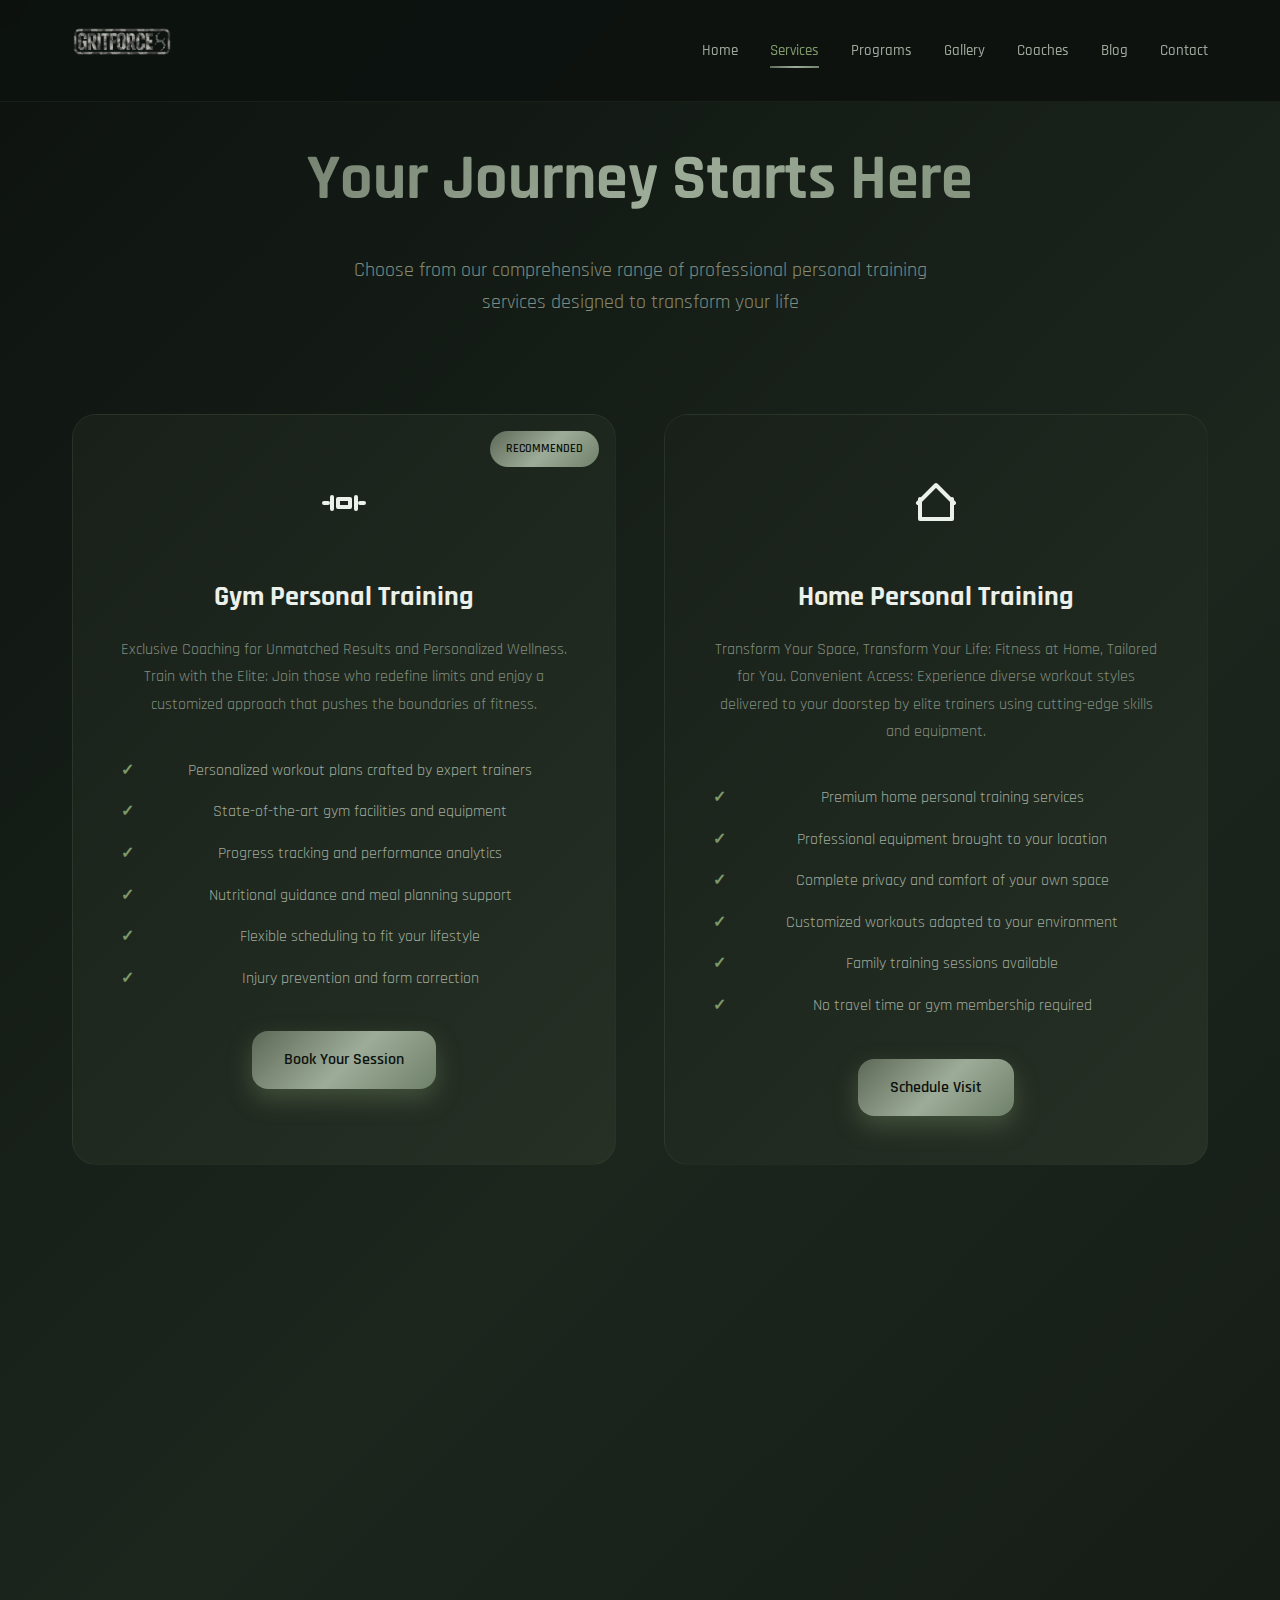
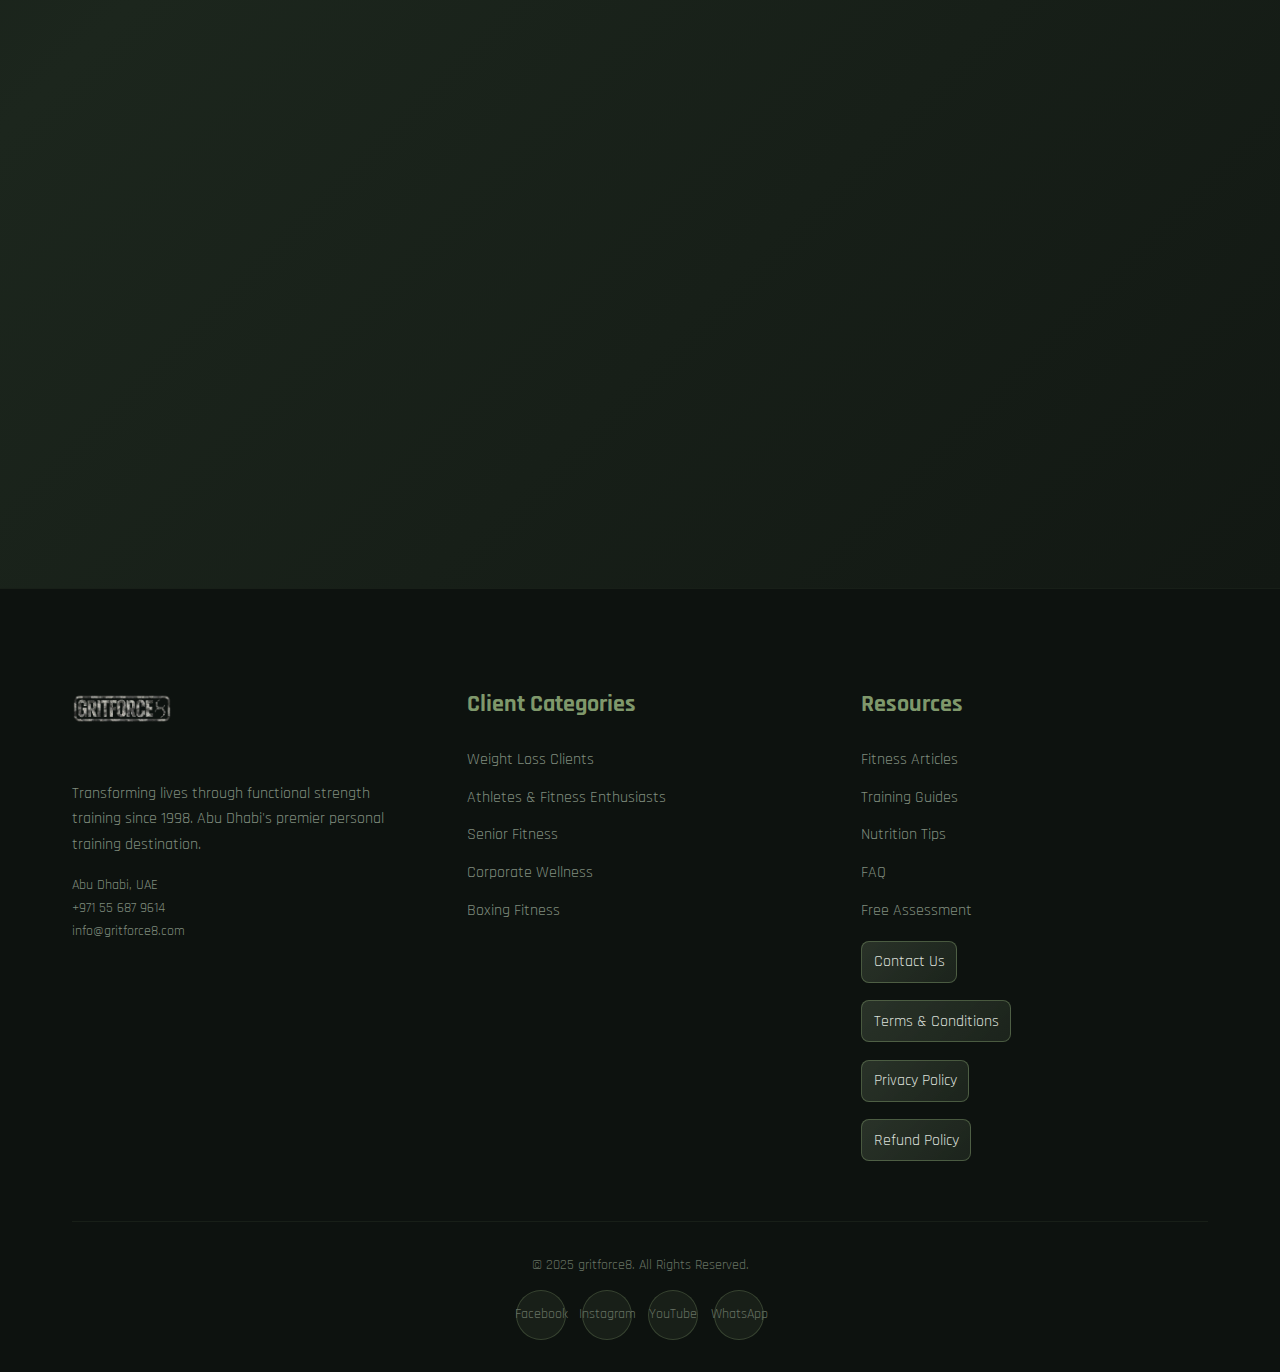
<file: services.html>
<!DOCTYPE html>
<html lang="en">
<head>
    <meta charset="UTF-8">
    <meta name="viewport" content="width=device-width, initial-scale=1.0">
    <title>gritforce8 - Functional Strength Personal Training | Since 1998 | Abu Dhabi's Premier Fitness Center</title>
    
    <!-- Google Fonts - Poppins -->
    <link rel="preconnect" href="https://fonts.googleapis.com">
    <link rel="preconnect" href="https://fonts.gstatic.com" crossorigin>
    <link href="https://fonts.googleapis.com/css2?family=Rajdhani:wght@400;500;600;700&display=swap" rel="stylesheet">
    <link rel="icon" type="image/png" sizes="16x16" href="images/logo-symbol-transparent-16x16.png">
<link rel="icon" type="image/png" sizes="32x32" href="images/logo-symbol-transparent-32x32.png">
<link rel="icon" type="image/png" sizes="48x48" href="images/logo-symbol-transparent.png">
<link rel="shortcut icon" href="images/logo-symbol-transparent.ico" type="image/x-icon">
    
    <style>
        :root {
            --primary-gold: #7f986b;
            --gold-light: #a6b49a;
            --gold-dark: #55654d;
            --black: #0d120f;
            --white: #ecf0ea;
            --gray-100: #d7ded6;
            --gray-200: #bdc7bc;
            --gray-300: #9da89a;
            --gray-400: #7f8b7d;
            --gray-500: #667162;
            --gray-600: #4f5a4c;
            --gray-700: #3b4539;
            --gray-800: #263025;
            --gray-900: #182019;
            
            --gradient-gold: linear-gradient(135deg, #5c6957 0%, #9dac98 52%, #6f8069 100%);
            --gradient-dark: linear-gradient(135deg, #0d120f 0%, #1c261d 50%, #121813 100%);
            --gradient-overlay: linear-gradient(135deg, rgba(13, 18, 15, 0.86) 0%, rgba(31, 40, 31, 0.62) 100%);
            
            --shadow-gold: 0 10px 25px rgba(127, 152, 107, 0.34);
            --shadow-dark: 0 10px 25px rgba(0, 0, 0, 0.5);
            --shadow-premium: 0 20px 40px rgba(127, 152, 107, 0.2);
            
            --border-radius: 16px;
            --border-radius-lg: 24px;
            --border-radius-xl: 32px;
            
            --font-main: 'Rajdhani', sans-serif;
            
            --transition-fast: 0.2s cubic-bezier(0.4, 0, 0.2, 1);
            --transition-normal: 0.3s cubic-bezier(0.4, 0, 0.2, 1);
            --transition-slow: 0.5s cubic-bezier(0.4, 0, 0.2, 1);
        }

        * {
            margin: 0;
            padding: 0;
            box-sizing: border-box;
        }

        html {
            scroll-behavior: smooth;
            overflow-x: hidden;
        }

        body {
            font-family: var(--font-main);
            line-height: 1.6;
            color: var(--white);
            background-color: var(--black);
            background-image: radial-gradient(circle at 18% 20%, rgba(90, 112, 80, 0.16) 0, rgba(90, 112, 80, 0) 46%), radial-gradient(circle at 82% 10%, rgba(128, 136, 128, 0.18) 0, rgba(128, 136, 128, 0) 42%), radial-gradient(circle at 30% 80%, rgba(58, 74, 56, 0.22) 0, rgba(58, 74, 56, 0) 48%);
            overflow-x: hidden;
            -webkit-font-smoothing: antialiased;
            -moz-osx-font-smoothing: grayscale;
        }

        /* Custom Scrollbar */
        ::-webkit-scrollbar {
            width: 8px;
        }

        ::-webkit-scrollbar-track {
            background: var(--gray-900);
        }

        ::-webkit-scrollbar-thumb {
            background: var(--gradient-gold);
            border-radius: 4px;
        }

        /* Utility Classes */
        .container {
            max-width: 1200px;
            margin: 0 auto;
            padding: 0 2rem;
        }

        .container-wide {
            max-width: 1400px;
            margin: 0 auto;
            padding: 0 2rem;
        }

        .text-gold {
            background: var(--gradient-gold);
            -webkit-background-clip: text;
            -webkit-text-fill-color: transparent;
            background-clip: text;
        }

        .btn {
            display: inline-flex;
            align-items: center;
            justify-content: center;
            padding: 1rem 2rem;
            font-family: var(--font-main);
            font-weight: 600;
            font-size: 1rem;
            text-decoration: none;
            border: none;
            border-radius: var(--border-radius);
            cursor: pointer;
            transition: all var(--transition-normal);
            position: relative;
            overflow: hidden;
        }

        .btn-primary {
            background: var(--gradient-gold);
            color: var(--black);
            box-shadow: var(--shadow-gold);
        }

        .btn-primary:hover {
            transform: translateY(-2px);
            box-shadow: var(--shadow-premium);
        }

        .btn-outline {
            background: transparent;
            color: var(--primary-gold);
            border: 2px solid var(--primary-gold);
        }

        .btn-outline:hover {
            background: var(--primary-gold);
            color: var(--black);
            box-shadow: var(--shadow-gold);
        }

        .btn-white {
            background: var(--white);
            color: var(--black);
        }

        .btn-white:hover {
            background: var(--gray-100);
            transform: translateY(-2px);
        }

        /* Loading Animation */
        .loading-screen {
            position: fixed;
            top: 0;
            left: 0;
            width: 100%;
            height: 100%;
            background: var(--black);
            display: flex;
            flex-direction: column;
            align-items: center;
            justify-content: center;
            z-index: 10000;
            transition: opacity var(--transition-slow);
        }

        .loading-screen.fade-out {
            opacity: 0;
            pointer-events: none;
        }

        .loader {
            width: 60px;
            height: 60px;
            border: 3px solid var(--gray-800);
            border-top: 3px solid var(--primary-gold);
            border-radius: 50%;
            animation: spin 1s linear infinite;
            margin-bottom: 2rem;
        }

        .loading-text {
            color: var(--primary-gold);
            font-weight: 600;
            font-size: 1.2rem;
        }

        @keyframes spin {
            0% { transform: rotate(0deg); }
            100% { transform: rotate(360deg); }
        }

        /* Header */
        .header {
            position: fixed;
            top: 0;
            left: 0;
            right: 0;
            z-index: 1000;
            background: rgba(13, 18, 15, 0.95);
            backdrop-filter: blur(20px);
            border-bottom: 1px solid rgba(127, 152, 107, 0.1);
            transition: all var(--transition-normal);
        }

        .header.scrolled {
            background: rgba(13, 18, 15, 0.98);
            box-shadow: var(--shadow-dark);
        }

        .nav {
            display: flex;
            align-items: center;
            justify-content: space-between;
            padding: 1.5rem 2rem;
        }

        .logo {
            font-size: 2rem;
            font-weight: 800;
            letter-spacing: -0.5px;
        }

        .logo-ge8 {
            background: var(--gradient-gold);
            -webkit-background-clip: text;
            -webkit-text-fill-color: transparent;
            background-clip: text;
        }

        .logo-fit {
            color: var(--white);
        }

        .logo-first {
            color: var(--primary-gold);
            font-weight: 400;
        }

        .nav-links {
            display: flex;
            align-items: center;
            gap: 2rem;
            list-style: none;
        }

        .nav-link {
            color: var(--gray-300);
            text-decoration: none;
            font-weight: 500;
            font-size: 0.95rem;
            position: relative;
            transition: all var(--transition-fast);
        }

        .nav-link:hover,
        .nav-link.active {
            color: var(--primary-gold);
        }

        .nav-link::after {
            content: '';
            position: absolute;
            bottom: -8px;
            left: 0;
            width: 0;
            height: 2px;
            background: var(--gradient-gold);
            transition: width var(--transition-fast);
        }

        .nav-link:hover::after,
        .nav-link.active::after {
            width: 100%;
        }

        .mobile-toggle {
            display: none;
            flex-direction: column;
            gap: 4px;
            cursor: pointer;
            padding: 8px;
        }

        .mobile-toggle span {
            width: 24px;
            height: 2px;
            background: var(--primary-gold);
            transition: all var(--transition-fast);
        }

        /* Hero Section */
        .hero {
            height: 100vh;
            position: relative;
            display: flex;
            align-items: center;
            justify-content: center;
            overflow: hidden;
            background: var(--black);
        }

        .hero-bg {
            position: absolute;
            top: 0;
            left: 0;
            width: 100%;
            height: 100%;
            background: linear-gradient(
                135deg,
                rgba(13, 18, 15, 0.7) 0%,
                rgba(127, 152, 107, 0.1) 50%,
                rgba(13, 18, 15, 0.8) 100%
            ),
            url('https://images.unsplash.com/photo-1534438327276-14e5300c3a48?ixlib=rb-4.0.3&ixid=M3wxMjA3fDB8MHxwaG90by1wYWdlfHx8fGVufDB8fHx8fA%3D%3D&auto=format&fit=crop&w=2070&q=80');
            background-size: cover;
            background-position: center;
            background-attachment: fixed;
            z-index: -1;
        }

        .hero-content {
            text-align: center;
            max-width: 900px;
            z-index: 2;
            animation: heroFadeIn 1.5s ease-out;
        }

        .hero-badge {
            display: inline-block;
            padding: 0.75rem 2rem;
            background: rgba(127, 152, 107, 0.1);
            border: 1px solid rgba(127, 152, 107, 0.3);
            border-radius: 50px;
            font-size: 0.875rem;
            font-weight: 600;
            color: var(--primary-gold);
            margin-bottom: 2rem;
            backdrop-filter: blur(10px);
        }

        .hero-title {
            font-size: clamp(3rem, 8vw, 6rem);
            font-weight: 900;
            line-height: 1.1;
            margin-bottom: 1.5rem;
            background: linear-gradient(135deg, var(--white) 0%, var(--primary-gold) 100%);
            -webkit-background-clip: text;
            -webkit-text-fill-color: transparent;
            background-clip: text;
        }

        .hero-subtitle {
            font-size: clamp(1.25rem, 3vw, 1.5rem);
            color: var(--gray-300);
            margin-bottom: 3rem;
            font-weight: 400;
        }

        .hero-cta {
            display: flex;
            gap: 1.5rem;
            justify-content: center;
            flex-wrap: wrap;
            margin-bottom: 4rem;
        }

        @keyframes heroFadeIn {
            from {
                opacity: 0;
                transform: translateY(30px);
            }
            to {
                opacity: 1;
                transform: translateY(0);
            }
        }

        /* Video Section */
        .video-section {
            padding: 8rem 0;
            background: var(--gradient-dark);
            text-align: center;
        }

        .video-container {
            max-width: 800px;
            margin: 0 auto;
            border-radius: var(--border-radius-xl);
            overflow: hidden;
            box-shadow: var(--shadow-premium);
            background: var(--gray-900);
            padding: 3rem;
        }

        .video-placeholder {
            width: 100%;
            height: 400px;
            background: linear-gradient(135deg, var(--gray-800) 0%, var(--gray-700) 100%);
            border-radius: var(--border-radius-lg);
            display: flex;
            align-items: center;
            justify-content: center;
            font-size: 4rem;
            color: var(--primary-gold);
            margin-bottom: 2rem;
        }

        /* Stats Section */
        .stats {
            padding: 8rem 0;
            background: var(--black);
            position: relative;
        }

        .stats-grid {
            display: grid;
            grid-template-columns: repeat(auto-fit, minmax(200px, 1fr));
            gap: 4rem;
            text-align: center;
        }

        .stat-item {
            animation: countUp 2s ease-out;
        }

        .stat-number {
            font-size: 4rem;
            font-weight: 900;
            background: var(--gradient-gold);
            -webkit-background-clip: text;
            -webkit-text-fill-color: transparent;
            background-clip: text;
            display: block;
            margin-bottom: 0.5rem;
        }

        .stat-label {
            font-size: 1.125rem;
            color: var(--gray-400);
            font-weight: 500;
        }

        /* Services Section */
        .services {
            padding: 8rem 0;
            background: var(--gradient-dark);
        }

        .section-header {
            text-align: center;
            margin-bottom: 6rem;
        }

        .section-title {
            font-size: clamp(2.5rem, 5vw, 4rem);
            font-weight: 800;
            margin-bottom: 1.5rem;
            background: var(--gradient-gold);
            -webkit-background-clip: text;
            -webkit-text-fill-color: transparent;
            background-clip: text;
        }

        .section-subtitle {
            font-size: 1.25rem;
            color: var(--gray-400);
            max-width: 600px;
            margin: 0 auto;
        }

        .services-grid {
            display: grid;
            grid-template-columns: repeat(auto-fit, minmax(350px, 1fr));
            gap: 3rem;
            margin-bottom: 6rem;
        }

        .service-card {
            background: linear-gradient(135deg, var(--gray-900) 0%, var(--gray-800) 100%);
            border-radius: var(--border-radius-lg);
            padding: 3rem;
            text-align: center;
            position: relative;
            overflow: hidden;
            transition: all var(--transition-normal);
            border: 1px solid rgba(127, 152, 107, 0.1);
        }

        .service-card::before {
            content: '';
            position: absolute;
            top: 0;
            left: -100%;
            width: 100%;
            height: 100%;
            background: linear-gradient(90deg, transparent, rgba(127, 152, 107, 0.1), transparent);
            transition: left var(--transition-slow);
        }

        .service-card:hover::before {
            left: 100%;
        }

        .service-card:hover {
            transform: translateY(-10px);
            box-shadow: var(--shadow-premium);
            border-color: rgba(127, 152, 107, 0.3);
        }

        .service-icon {
            width: 80px;
            height: 80px;
            border-radius: 50%;
            display: flex;
            align-items: center;
            justify-content: center;
            margin: 0 auto 2rem;
            font-size: 2rem;
        }

        .service-title {
            font-size: 1.75rem;
            font-weight: 700;
            margin-bottom: 1rem;
            color: var(--white);
        }

        .service-description {
            color: var(--gray-400);
            margin-bottom: 2rem;
            line-height: 1.7;
        }

        .service-price {
            font-size: 2.5rem;
            font-weight: 800;
            background: var(--gradient-gold);
            -webkit-background-clip: text;
            -webkit-text-fill-color: transparent;
            background-clip: text;
            margin-bottom: 2rem;
        }

        .service-features {
            list-style: none;
            margin-bottom: 2rem;
        }

        .service-features li {
            padding: 0.5rem 0;
            color: var(--gray-300);
            position: relative;
            padding-left: 2rem;
        }

        .service-features li::before {
            content: '\2713';
            position: absolute;
            left: 0;
            color: var(--primary-gold);
            font-weight: bold;
        }

        .service-badge {
            position: absolute;
            top: 1rem;
            right: 1rem;
            background: var(--gradient-gold);
            color: var(--black);
            padding: 0.5rem 1rem;
            border-radius: 50px;
            font-size: 0.75rem;
            font-weight: 600;
            text-transform: uppercase;
        }

        /* Gallery Section */
        .gallery {
            padding: 8rem 0;
            background: var(--black);
        }

        .gallery-grid {
            display: grid;
            grid-template-columns: repeat(auto-fit, minmax(300px, 1fr));
            gap: 2rem;
        }

        .gallery-item {
            aspect-ratio: 4/3;
            border-radius: var(--border-radius-lg);
            overflow: hidden;
            position: relative;
            cursor: pointer;
            transition: all var(--transition-normal);
        }

        .gallery-item:hover {
            transform: scale(1.05);
            box-shadow: var(--shadow-premium);
        }

        .gallery-image {
            width: 100%;
            height: 100%;
            background: linear-gradient(135deg, var(--gray-700) 0%, var(--gray-600) 100%);
            display: flex;
            align-items: center;
            justify-content: center;
            font-size: 3rem;
            color: var(--primary-gold);
        }

        .gallery-overlay {
            position: absolute;
            top: 0;
            left: 0;
            right: 0;
            bottom: 0;
            background: linear-gradient(to top, rgba(13, 18, 15, 0.8), transparent);
            display: flex;
            align-items: flex-end;
            padding: 1.5rem;
            opacity: 0;
            transition: all var(--transition-normal);
        }

        .gallery-item:hover .gallery-overlay {
            opacity: 1;
        }

        .gallery-info h3 {
            color: var(--white);
            font-size: 1.25rem;
            font-weight: 600;
            margin-bottom: 0.5rem;
        }

        .gallery-info p {
            color: var(--gray-300);
            font-size: 0.875rem;
        }

        /* Programs Section */
        .programs {
            padding: 8rem 0;
            background: var(--gradient-dark);
        }

        .programs-grid {
            display: grid;
            grid-template-columns: repeat(auto-fit, minmax(350px, 1fr));
            gap: 3rem;
        }

        .program-card {
            background: rgba(28, 38, 29, 0.8);
            border-radius: var(--border-radius-lg);
            padding: 3rem;
            border: 1px solid rgba(127, 152, 107, 0.1);
            transition: all var(--transition-normal);
            position: relative;
            overflow: hidden;
        }

        .program-card:hover {
            transform: translateY(-5px);
            border-color: rgba(127, 152, 107, 0.3);
            box-shadow: var(--shadow-gold);
        }

        .program-card h3 {
            font-size: 1.75rem;
            font-weight: 700;
            margin-bottom: 1rem;
            color: var(--primary-gold);
        }

        .program-card p {
            color: var(--gray-400);
            margin-bottom: 1.5rem;
            line-height: 1.7;
        }

        .program-duration {
            display: inline-block;
            background: rgba(127, 152, 107, 0.1);
            color: var(--primary-gold);
            padding: 0.5rem 1rem;
            border-radius: var(--border-radius);
            font-size: 0.875rem;
            font-weight: 600;
            margin-bottom: 1.5rem;
        }

        /* Pricing Tables */
        .pricing {
            padding: 8rem 0;
            background: var(--black);
        }

        .pricing-grid {
            display: grid;
            grid-template-columns: repeat(auto-fit, minmax(300px, 1fr));
            gap: 3rem;
            margin-top: 4rem;
        }

        .pricing-card {
            background: var(--gradient-dark);
            border-radius: var(--border-radius-xl);
            padding: 3rem;
            text-align: center;
            border: 1px solid rgba(127, 152, 107, 0.1);
            transition: all var(--transition-normal);
            position: relative;
        }

        .pricing-card.featured {
            border-color: var(--primary-gold);
            transform: scale(1.05);
            box-shadow: var(--shadow-premium);
        }

        .pricing-card.featured::before {
            content: 'Most Popular';
            position: absolute;
            top: -1rem;
            left: 50%;
            transform: translateX(-50%);
            background: var(--gradient-gold);
            color: var(--black);
            padding: 0.5rem 2rem;
            border-radius: 50px;
            font-weight: 600;
            font-size: 0.875rem;
        }

        .pricing-card:hover {
            transform: translateY(-5px);
            border-color: rgba(127, 152, 107, 0.3);
        }

        .pricing-card.featured:hover {
            transform: scale(1.05) translateY(-5px);
        }

        .pricing-header h3 {
            font-size: 1.75rem;
            font-weight: 700;
            color: var(--white);
            margin-bottom: 1rem;
        }

        .pricing-price {
            font-size: 3rem;
            font-weight: 900;
            color: var(--primary-gold);
            margin-bottom: 0.5rem;
        }

        .pricing-period {
            color: var(--gray-400);
            font-size: 1rem;
            margin-bottom: 2rem;
        }

        .pricing-features {
            list-style: none;
            margin-bottom: 3rem;
        }

        .pricing-features li {
            padding: 0.75rem 0;
            color: var(--gray-300);
            border-bottom: 1px solid rgba(255, 255, 255, 0.1);
        }

        .pricing-features li:last-child {
            border-bottom: none;
        }

        .pricing-features li::before {
            content: '\2713';
            color: var(--primary-gold);
            font-weight: bold;
            margin-right: 1rem;
        }

        /* Client Types Section */
        .client-types {
            padding: 8rem 0;
            background: var(--gradient-dark);
        }

        .client-types-grid {
            display: grid;
            grid-template-columns: repeat(auto-fit, minmax(250px, 1fr));
            gap: 2rem;
        }

        .client-type-card {
            background: rgba(28, 38, 29, 0.8);
            border-radius: var(--border-radius-lg);
            padding: 2rem;
            text-align: center;
            border: 1px solid rgba(127, 152, 107, 0.1);
            transition: all var(--transition-normal);
        }

        .client-type-card:hover {
            transform: translateY(-5px);
            border-color: rgba(127, 152, 107, 0.3);
            box-shadow: var(--shadow-gold);
        }

        .client-type-icon {
            width: 60px;
            height: 60px;
            background: var(--gradient-gold);
            border-radius: 50%;
            display: flex;
            align-items: center;
            justify-content: center;
            margin: 0 auto 1.5rem;
            font-size: 1.5rem;
        }

        .client-type-card h3 {
            font-size: 1.25rem;
            font-weight: 600;
            color: var(--primary-gold);
            margin-bottom: 1rem;
        }

        .client-type-card p {
            color: var(--gray-400);
            font-size: 0.9rem;
            line-height: 1.6;
        }

        /* Before/After Section */
        .before-after {
            padding: 8rem 0;
            background: var(--black);
        }

        .before-after-grid {
            display: grid;
            grid-template-columns: repeat(auto-fit, minmax(400px, 1fr));
            gap: 4rem;
        }

        .transformation-card {
            background: var(--gradient-dark);
            border-radius: var(--border-radius-xl);
            padding: 3rem;
            text-align: center;
            border: 1px solid rgba(127, 152, 107, 0.1);
        }

        .before-after-images {
            display: grid;
            grid-template-columns: 1fr 1fr;
            gap: 1rem;
            margin-bottom: 2rem;
        }

        .ba-image {
            aspect-ratio: 3/4;
            border-radius: var(--border-radius);
            background: var(--gray-700);
            display: flex;
            align-items: center;
            justify-content: center;
            font-size: 2rem;
            color: var(--primary-gold);
            position: relative;
        }

        .ba-label {
            position: absolute;
            top: 1rem;
            left: 50%;
            transform: translateX(-50%);
            background: var(--black);
            color: var(--white);
            padding: 0.25rem 1rem;
            border-radius: 50px;
            font-size: 0.75rem;
            font-weight: 600;
        }

        .transformation-info h3 {
            color: var(--white);
            font-size: 1.5rem;
            font-weight: 700;
            margin-bottom: 1rem;
        }

        .transformation-stats {
            display: grid;
            grid-template-columns: repeat(3, 1fr);
            gap: 1rem;
            margin-bottom: 2rem;
        }

        .stat {
            text-align: center;
        }

        .stat-value {
            font-size: 1.5rem;
            font-weight: 700;
            color: var(--primary-gold);
            display: block;
        }

        .stat-label {
            font-size: 0.875rem;
            color: var(--gray-400);
        }

        /* Facilities Section */
        .facilities {
            padding: 8rem 0;
            background: var(--gradient-dark);
        }

        .facilities-grid {
            display: grid;
            grid-template-columns: repeat(auto-fit, minmax(350px, 1fr));
            gap: 3rem;
        }

        .facility-card {
            background: rgba(28, 38, 29, 0.8);
            border-radius: var(--border-radius-lg);
            overflow: hidden;
            border: 1px solid rgba(127, 152, 107, 0.1);
            transition: all var(--transition-normal);
        }

        .facility-card:hover {
            transform: translateY(-5px);
            border-color: rgba(127, 152, 107, 0.3);
        }

        .facility-image {
            width: 100%;
            height: 250px;
            background: var(--gray-700);
            display: flex;
            align-items: center;
            justify-content: center;
            font-size: 3rem;
            color: var(--primary-gold);
        }

        .facility-content {
            padding: 2rem;
        }

        .facility-content h3 {
            font-size: 1.5rem;
            font-weight: 700;
            color: var(--white);
            margin-bottom: 1rem;
        }

        .facility-content p {
            color: var(--gray-400);
            line-height: 1.6;
            margin-bottom: 1.5rem;
        }

        .facility-features {
            list-style: none;
        }

        .facility-features li {
            color: var(--gray-300);
            margin-bottom: 0.5rem;
            position: relative;
            padding-left: 1.5rem;
        }

        .facility-features li::before {
            content: '\2022';
            color: var(--primary-gold);
            position: absolute;
            left: 0;
        }

        /* Equipment Section */
        .equipment {
            padding: 8rem 0;
            background: var(--black);
        }

        .equipment-showcase {
            display: grid;
            grid-template-columns: repeat(auto-fill, minmax(200px, 1fr));
            gap: 2rem;
            margin-top: 4rem;
        }

        .equipment-item {
            background: var(--gradient-dark);
            border-radius: var(--border-radius);
            padding: 2rem;
            text-align: center;
            border: 1px solid rgba(127, 152, 107, 0.1);
            transition: all var(--transition-normal);
        }

        .equipment-item:hover {
            border-color: rgba(127, 152, 107, 0.3);
            transform: translateY(-5px);
        }

        .equipment-icon {
            font-size: 3rem;
            color: var(--primary-gold);
            margin-bottom: 1rem;
        }

        .equipment-item h3 {
            font-size: 1rem;
            font-weight: 600;
            color: var(--white);
            margin-bottom: 0.5rem;
        }

        .equipment-item p {
            font-size: 0.875rem;
            color: var(--gray-400);
        }

        /* Nutrition Section */
        .nutrition {
            padding: 8rem 0;
            background: var(--gradient-dark);
        }

        .nutrition-content {
            display: grid;
            grid-template-columns: 1fr 1fr;
            gap: 6rem;
            align-items: center;
            margin-bottom: 4rem;
        }

        .nutrition-image {
            width: 100%;
            height: 400px;
            background: var(--gray-700);
            border-radius: var(--border-radius-xl);
            display: flex;
            align-items: center;
            justify-content: center;
            font-size: 4rem;
            color: var(--primary-gold);
        }

        .nutrition-text h2 {
            font-size: 3rem;
            font-weight: 800;
            margin-bottom: 2rem;
            background: var(--gradient-gold);
            -webkit-background-clip: text;
            -webkit-text-fill-color: transparent;
            background-clip: text;
        }

        .nutrition-text p {
            font-size: 1.125rem;
            color: var(--gray-300);
            margin-bottom: 2rem;
            line-height: 1.7;
        }

        .nutrition-benefits {
            display: grid;
            grid-template-columns: repeat(auto-fit, minmax(300px, 1fr));
            gap: 2rem;
        }

        .benefit-card {
            background: rgba(28, 38, 29, 0.8);
            border-radius: var(--border-radius);
            padding: 2rem;
            border: 1px solid rgba(127, 152, 107, 0.1);
        }

        .benefit-card h3 {
            font-size: 1.25rem;
            font-weight: 600;
            color: var(--primary-gold);
            margin-bottom: 1rem;
        }

        .benefit-card p {
            color: var(--gray-400);
            font-size: 0.95rem;
            line-height: 1.6;
        }

        /* Methodology Section */
        .methodology {
            padding: 8rem 0;
            background: var(--black);
        }

        .methodology-steps {
            display: grid;
            grid-template-columns: repeat(auto-fit, minmax(250px, 1fr));
            gap: 3rem;
            margin-top: 4rem;
        }

        .step-card {
            text-align: center;
            position: relative;
        }

        .step-number {
            width: 80px;
            height: 80px;
            background: var(--gradient-gold);
            border-radius: 50%;
            display: flex;
            align-items: center;
            justify-content: center;
            font-size: 2rem;
            font-weight: 900;
            color: var(--black);
            margin: 0 auto 2rem;
        }

        .step-card h3 {
            font-size: 1.5rem;
            font-weight: 700;
            color: var(--white);
            margin-bottom: 1rem;
        }

        .step-card p {
            color: var(--gray-400);
            line-height: 1.6;
        }

        /* FAQ Section */
        .faq {
            padding: 8rem 0;
            background: var(--gradient-dark);
        }

        .faq-list {
            max-width: 800px;
            margin: 0 auto;
            margin-top: 4rem;
        }

        .faq-item {
            background: rgba(28, 38, 29, 0.8);
            border-radius: var(--border-radius);
            margin-bottom: 1rem;
            border: 1px solid rgba(127, 152, 107, 0.1);
            overflow: hidden;
        }

        .faq-question {
            padding: 2rem;
            cursor: pointer;
            display: flex;
            justify-content: space-between;
            align-items: center;
            transition: all var(--transition-fast);
        }

        .faq-question:hover {
            background: rgba(28, 38, 29, 1);
        }

        .faq-question h3 {
            font-size: 1.125rem;
            font-weight: 600;
            color: var(--white);
        }

        .faq-icon {
            font-size: 1.5rem;
            color: var(--primary-gold);
            transition: transform var(--transition-fast);
        }

        .faq-item.active .faq-icon {
            transform: rotate(45deg);
        }

        .faq-answer {
            max-height: 0;
            overflow: hidden;
            transition: all var(--transition-normal);
        }

        .faq-item.active .faq-answer {
            max-height: 200px;
        }

        .faq-answer-content {
            padding: 0 2rem 2rem;
            color: var(--gray-400);
            line-height: 1.6;
        }

        /* Team Section */
        .team {
            padding: 8rem 0;
            background: var(--black);
        }

        .team-grid {
            display: grid;
            grid-template-columns: repeat(auto-fit, minmax(350px, 1fr));
            gap: 4rem;
        }

        .trainer-card {
            background: linear-gradient(135deg, var(--gray-900) 0%, var(--gray-800) 100%);
            border-radius: var(--border-radius-xl);
            padding: 3rem;
            text-align: center;
            border: 1px solid rgba(127, 152, 107, 0.1);
            transition: all var(--transition-normal);
        }

        .trainer-card:hover {
            transform: translateY(-10px);
            box-shadow: var(--shadow-premium);
            border-color: rgba(127, 152, 107, 0.3);
        }

        .trainer-image {
            width: 200px;
            height: 200px;
            border-radius: 50%;
            background: var(--gradient-gold);
            display: flex;
            align-items: center;
            justify-content: center;
            margin: 0 auto 2rem;
            font-size: 4rem;
            color: var(--black);
        }

        .trainer-name {
            font-size: 2rem;
            font-weight: 700;
            margin-bottom: 0.5rem;
            color: var(--white);
        }

        .trainer-title {
            color: var(--primary-gold);
            font-weight: 600;
            font-size: 1.125rem;
            margin-bottom: 1.5rem;
        }

        .trainer-bio {
            color: var(--gray-400);
            line-height: 1.7;
            margin-bottom: 2rem;
        }

        .trainer-skills {
            display: flex;
            flex-wrap: wrap;
            gap: 0.5rem;
            justify-content: center;
            margin-bottom: 2rem;
        }

        .skill-tag {
            background: rgba(127, 152, 107, 0.1);
            color: var(--primary-gold);
            padding: 0.5rem 1rem;
            border-radius: 50px;
            font-size: 0.875rem;
            font-weight: 500;
        }

        /* Testimonials */
        .testimonials {
            padding: 8rem 0;
            background: var(--gradient-dark);
        }

        .testimonials-grid {
            display: grid;
            grid-template-columns: repeat(auto-fit, minmax(400px, 1fr));
            gap: 3rem;
        }

        .testimonial-card {
            background: rgba(28, 38, 29, 0.8);
            border-radius: var(--border-radius-lg);
            padding: 3rem;
            text-align: center;
            position: relative;
            border: 1px solid rgba(127, 152, 107, 0.1);
            transition: all var(--transition-normal);
        }

        .testimonial-card:hover {
            transform: translateY(-5px);
            box-shadow: var(--shadow-premium);
            border-color: rgba(127, 152, 107, 0.3);
        }

        .testimonial-quote {
            font-size: 1.125rem;
            font-style: italic;
            color: var(--gray-300);
            margin-bottom: 2rem;
            line-height: 1.7;
        }

        .testimonial-quote::before,
        .testimonial-quote::after {
            content: '"';
            font-size: 3rem;
            color: var(--primary-gold);
            font-family: serif;
        }

        .testimonial-author {
            font-weight: 600;
            color: var(--primary-gold);
            font-size: 1.125rem;
            margin-bottom: 0.5rem;
        }

        .testimonial-role {
            font-size: 0.875rem;
            color: var(--gray-500);
        }

        .stars {
            display: flex;
            justify-content: center;
            gap: 0.25rem;
            margin-bottom: 2rem;
        }

        .star {
            color: var(--primary-gold);
            font-size: 1.25rem;
        }

        /* Blog Section */
        .blog {
            padding: 8rem 0;
            background: var(--black);
        }

        .blog-grid {
            display: grid;
            grid-template-columns: repeat(auto-fit, minmax(400px, 1fr));
            gap: 3rem;
        }

        .blog-card {
            background: var(--gradient-dark);
            border-radius: var(--border-radius-xl);
            overflow: hidden;
            border: 1px solid rgba(127, 152, 107, 0.1);
            transition: all var(--transition-normal);
        }

        .blog-card:hover {
            transform: translateY(-5px);
            border-color: rgba(127, 152, 107, 0.3);
            box-shadow: var(--shadow-premium);
        }

        .blog-image {
            width: 100%;
            height: 250px;
            background: var(--gray-700);
            display: flex;
            align-items: center;
            justify-content: center;
            font-size: 3rem;
            color: var(--primary-gold);
        }

        .blog-content {
            padding: 2rem;
        }

        .blog-meta {
            color: var(--primary-gold);
            font-size: 0.875rem;
            font-weight: 600;
            margin-bottom: 1rem;
        }

        .blog-title {
            font-size: 1.5rem;
            font-weight: 700;
            margin-bottom: 1rem;
            color: var(--white);
            line-height: 1.3;
        }

        .blog-excerpt {
            color: var(--gray-400);
            margin-bottom: 1.5rem;
            line-height: 1.6;
        }

        .read-more {
            color: var(--primary-gold);
            text-decoration: none;
            font-weight: 600;
            display: inline-flex;
            align-items: center;
            gap: 0.5rem;
            transition: all var(--transition-fast);
        }

        .read-more:hover {
            transform: translateX(5px);
        }

        /* Contact Section */
        .contact {
            padding: 8rem 0;
            background: var(--gradient-dark);
        }

        .contact-content {
            display: grid;
            grid-template-columns: 1fr 1fr;
            gap: 6rem;
        }

        .contact-form {
            background: rgba(28, 38, 29, 0.8);
            border-radius: var(--border-radius-xl);
            padding: 3rem;
            border: 1px solid rgba(127, 152, 107, 0.1);
        }

        .form-group {
            margin-bottom: 2rem;
        }

        .form-label {
            display: block;
            font-weight: 600;
            color: var(--gray-300);
            margin-bottom: 0.5rem;
        }

        .form-input,
        .form-textarea,
        .form-select {
            width: 100%;
            padding: 1rem;
            background: rgba(255, 255, 255, 0.05);
            border: 2px solid rgba(127, 152, 107, 0.2);
            border-radius: var(--border-radius);
            color: var(--white);
            font-family: var(--font-main);
            transition: all var(--transition-fast);
        }

        .form-input:focus,
        .form-textarea:focus,
        .form-select:focus {
            outline: none;
            border-color: var(--primary-gold);
            background: rgba(255, 255, 255, 0.1);
            box-shadow: 0 0 0 3px rgba(127, 152, 107, 0.1);
        }

        .form-textarea {
            resize: vertical;
            min-height: 120px;
        }

        .contact-info h3 {
            font-size: 2rem;
            font-weight: 700;
            margin-bottom: 2rem;
            color: var(--white);
        }

        .contact-item {
            display: flex;
            align-items: center;
            gap: 1rem;
            margin-bottom: 2rem;
            padding: 1.5rem;
            background: rgba(28, 38, 29, 0.5);
            border-radius: var(--border-radius);
            border: 1px solid rgba(127, 152, 107, 0.1);
            transition: all var(--transition-fast);
        }

        .contact-item:hover {
            border-color: rgba(127, 152, 107, 0.3);
            background: rgba(28, 38, 29, 0.8);
        }

        .contact-icon {
            width: 50px;
            height: 50px;
            background: var(--gradient-gold);
            border-radius: 50%;
            display: flex;
            align-items: center;
            justify-content: center;
            color: var(--black);
            font-size: 1.25rem;
        }

        /* Map Section */
        .map-section {
            padding: 4rem 0;
            background: var(--black);
        }

        .map-container {
            width: 100%;
            height: 400px;
            background: var(--gray-800);
            border-radius: var(--border-radius-lg);
            display: flex;
            align-items: center;
            justify-content: center;
            font-size: 4rem;
            color: var(--primary-gold);
        }

        /* Newsletter Section */
        .newsletter {
            padding: 6rem 0;
            background: var(--gradient-dark);
            text-align: center;
        }

        .newsletter-form {
            display: flex;
            max-width: 500px;
            margin: 0 auto;
            gap: 1rem;
            margin-top: 2rem;
        }

        .newsletter-input {
            flex: 1;
            padding: 1rem;
            background: rgba(255, 255, 255, 0.05);
            border: 2px solid rgba(127, 152, 107, 0.2);
            border-radius: var(--border-radius);
            color: var(--white);
            font-family: var(--font-main);
        }

        .newsletter-input:focus {
            outline: none;
            border-color: var(--primary-gold);
        }

        /* Footer */
        .footer {
            background: var(--black);
            padding: 6rem 0 2rem;
            border-top: 1px solid rgba(127, 152, 107, 0.1);
        }

        .footer-content {
            display: grid;
            grid-template-columns: repeat(auto-fit, minmax(250px, 1fr));
            gap: 3rem;
            margin-bottom: 3rem;
        }

        .footer-section h3 {
            font-size: 1.5rem;
            font-weight: 700;
            margin-bottom: 1.5rem;
            color: var(--primary-gold);
        }

        .footer-section ul {
            list-style: none;
        }

        .footer-section ul li {
            margin-bottom: 0.75rem;
        }

        .footer-section ul li a {
            color: var(--gray-400);
            text-decoration: none;
            transition: var(--transition-fast);
        }

        .footer-section ul li a:hover {
            color: var(--primary-gold);
        }

        .footer-logo {
            font-size: 2.5rem;
            font-weight: 800;
            margin-bottom: 2rem;
        }

        .social-links {
            display: flex;
            gap: 1rem;
            margin-top: 2rem;
        }

        .social-link {
            width: 50px;
            height: 50px;
            background: rgba(127, 152, 107, 0.1);
            border: 1px solid rgba(127, 152, 107, 0.3);
            border-radius: 50%;
            display: flex;
            align-items: center;
            justify-content: center;
            color: var(--primary-gold);
            text-decoration: none;
            transition: all var(--transition-fast);
        }

        .social-link:hover {
            background: var(--primary-gold);
            color: var(--black);
            transform: translateY(-2px);
        }

        .footer-bottom {
            text-align: center;
            padding-top: 2rem;
            border-top: 1px solid rgba(127, 152, 107, 0.1);
            color: var(--gray-500);
            font-size: 0.875rem;
        }

        /* Animations */
        .fade-in {
            opacity: 0;
            transform: translateY(30px);
            transition: all var(--transition-slow);
        }

        .fade-in.visible {
            opacity: 1;
            transform: translateY(0);
        }

        .slide-in-left {
            opacity: 0;
            transform: translateX(-50px);
            transition: all var(--transition-slow);
        }

        .slide-in-left.visible {
            opacity: 1;
            transform: translateX(0);
        }

        .slide-in-right {
            opacity: 0;
            transform: translateX(50px);
            transition: all var(--transition-slow);
        }

        .slide-in-right.visible {
            opacity: 1;
            transform: translateX(0);
        }

        /* Responsive Design */
        @media (max-width: 1024px) {
            .container, .container-wide {
                padding: 0 1.5rem;
            }

            .about-content,
            .contact-content,
            .nutrition-content {
                grid-template-columns: 1fr;
                gap: 4rem;
            }

            .nav {
                padding: 1rem 1.5rem;
            }

            .services-grid,
            .testimonials-grid,
            .blog-grid,
            .programs-grid,
            .before-after-grid {
                grid-template-columns: repeat(auto-fit, minmax(300px, 1fr));
                gap: 2rem;
            }
        }

        @media (max-width: 768px) {
            .container, .container-wide {
                padding: 0 1rem;
            }

            .nav-links {
                display: none;
                position: fixed;
                top: 0;
                left: 0;
                width: 100%;
                height: 100vh;
                background: rgba(13, 18, 15, 0.98);
                backdrop-filter: blur(20px);
                flex-direction: column;
                justify-content: center;
                gap: 3rem;
                font-size: 1.5rem;
            }

            .nav-links.active {
                display: flex;
            }

            .mobile-toggle {
                display: flex;
                z-index: 1001;
            }

            .mobile-toggle.active span:nth-child(1) {
                transform: rotate(45deg) translate(5px, 5px);
            }

            .mobile-toggle.active span:nth-child(2) {
                opacity: 0;
            }

            .mobile-toggle.active span:nth-child(3) {
                transform: rotate(-45deg) translate(7px, -6px);
            }

            .hero-cta {
                flex-direction: column;
                align-items: center;
            }

            .stats-grid {
                grid-template-columns: repeat(2, 1fr);
                gap: 2rem;
            }

            .services-grid,
            .testimonials-grid,
            .blog-grid,
            .programs-grid,
            .before-after-grid {
                grid-template-columns: 1fr;
            }

            .newsletter-form {
                flex-direction: column;
            }
        }

        @media (max-width: 480px) {
            .hero-badge {
                padding: 0.5rem 1.5rem;
                font-size: 0.75rem;
            }

            .stat-number {
                font-size: 2.5rem;
            }

            .service-price {
                font-size: 2rem;
            }

            .pricing-price {
                font-size: 2.5rem;
            }
        }
    
        .footer-resources .doc-link {
            color: var(--gray-100);
            border: 1px solid rgba(127, 152, 107, 0.45);
            background: linear-gradient(135deg, rgba(95, 112, 89, 0.35) 0%, rgba(38, 48, 37, 0.6) 100%);
            padding: 0.45rem 0.7rem;
            border-radius: 8px;
            display: inline-block;
            margin-top: 0.35rem;
            text-decoration: none;
            transition: all var(--transition-fast);
        }

        .footer-resources .doc-link:hover {
            color: var(--white);
            border-color: var(--primary-gold);
            box-shadow: 0 0 0 1px rgba(127, 152, 107, 0.35);
            transform: translateY(-1px);
        }
    </style>
</head>
<body>
    <!-- Loading Screen -->
    <div class="loading-screen" id="loading">
        <div class="loader"></div>
        <div class="loading-text"><img src="images/logo-trans-bg.png" alt="Ge8t Logo" class="logo-ge8"style="width: 100px; height: auto;"></div>
    </div>

    <!-- Header -->
    <header class="header" id="header">
        <nav class="nav container">
            <div class="logo">
                <img src="images/logo-trans-bg.png" alt="Ge8t Logo" class="logo-ge8"style="width: 100px; height: auto;">            </div>
            <ul class="nav-links" id="navLinks">
                <li><a href="index.html" class="nav-link">Home</a></li>
                <li><a href="services.html" class="nav-link active">Services</a></li>
                <li><a href="program.html" class="nav-link">Programs</a></li>
                <li><a href="gallery.html" class="nav-link">Gallery</a></li>
                
                <li><a href="index.html" class="nav-link">Coaches</a></li>
                
                <li><a href="blog.html" class="nav-link">Blog</a></li>
                <li><a href="contact.html" class="nav-link">Contact</a></li>
            </ul>
            <div class="mobile-toggle" id="mobileToggle">
                <span></span>
                <span></span>
                <span></span>
            </div>
        </nav>
    </header>

    <!-- Hero Section -->






    <!-- Services Section -->
<section class="services" id="services">
    <div class="container">
        <div class="section-header fade-in">
            <h2 class="section-title">Your Journey Starts Here</h2>
            <p class="section-subtitle">
                Choose from our comprehensive range of professional personal training services designed to transform your life
            </p>
        </div>

        <div class="services-grid">

            <!-- Gym Personal Training -->
            <div class="service-card fade-in">
                <div class="service-badge">Recommended</div>
                <div class="service-icon">
                    <!-- Dumbbell Icon -->
                    <svg xmlns="http://www.w3.org/2000/svg" fill="none" viewBox="0 0 24 24" stroke="currentColor" width="48" height="48">
                        <path stroke-linecap="round" stroke-linejoin="round" stroke-width="2" d="M2 12h2m16 0h2M6 9v6m12-6v6M9 10h6v4H9z" />
                    </svg>
                </div>
                <h3 class="service-title">Gym Personal Training</h3>
                <p class="service-description">
                    Exclusive Coaching for Unmatched Results and Personalized Wellness. Train with the Elite: Join those who redefine limits and enjoy a customized approach that pushes the boundaries of fitness.
                </p>
                <ul class="service-features">
                    <li>Personalized workout plans crafted by expert trainers</li>
                    <li>State-of-the-art gym facilities and equipment</li>
                    <li>Progress tracking and performance analytics</li>
                    <li>Nutritional guidance and meal planning support</li>
                    <li>Flexible scheduling to fit your lifestyle</li>
                    <li>Injury prevention and form correction</li>
                </ul>
                <a href="contact.html" class="btn btn-primary">Book Your Session</a>
            </div>

            <!-- Home Personal Training -->
            <div class="service-card fade-in">
                <div class="service-icon">
                    <!-- Home Icon -->
                    <svg xmlns="http://www.w3.org/2000/svg" fill="none" viewBox="0 0 24 24" stroke="currentColor" width="48" height="48">
                        <path stroke-linecap="round" stroke-linejoin="round" stroke-width="2" d="M3 12l9-9 9 9M4 10v10h16V10" />
                    </svg>
                </div>
                <h3 class="service-title">Home Personal Training</h3>
                <p class="service-description">
                    Transform Your Space, Transform Your Life: Fitness at Home, Tailored for You. Convenient Access: Experience diverse workout styles delivered to your doorstep by elite trainers using cutting-edge skills and equipment.
                </p>
                <ul class="service-features">
                    <li>Premium home personal training services</li>
                    <li>Professional equipment brought to your location</li>
                    <li>Complete privacy and comfort of your own space</li>
                    <li>Customized workouts adapted to your environment</li>
                    <li>Family training sessions available</li>
                    <li>No travel time or gym membership required</li>
                </ul>
                <a href="contact.html" class="btn btn-primary">Schedule Visit</a>
            </div>

            <!-- Online Personal Training -->
            <div class="service-card fade-in">
                <div class="service-badge">Most Popular</div>
                <div class="service-icon">
                    <!-- Laptop Icon -->
                    <svg xmlns="http://www.w3.org/2000/svg" fill="none" viewBox="0 0 24 24" stroke="currentColor" width="48" height="48">
                        <path stroke-linecap="round" stroke-linejoin="round" stroke-width="2" d="M3 5h18v11H3zM2 18h20v2H2z" />
                    </svg>
                </div>
                <h3 class="service-title">Online Personal Training</h3>
                <p class="service-description">
                    Achieve Your Goals Anytime, Anywhere: Personalized Fitness at Your Fingertips. Global Opportunities: Discover exclusive workouts worldwide and achieve amazing results at great value!
                </p>
                <ul class="service-features">
                    <li>Flexible online coaching programs</li>
                    <li>Live video sessions with expert trainers</li>
                    <li>Custom workout plans updated weekly</li>
                    <li>24/7 support and motivation</li>
                    <li>Progress tracking through our app</li>
                    <li>Global accessibility from anywhere</li>
                </ul>
                <a href="contact.html" class="btn btn-primary">Start Online Training</a>
            </div>

            <!-- Custom Meal Plans -->
            <div class="service-card fade-in">
                <div class="service-icon">
                    <!-- Food/Meal Icon -->
                    <svg xmlns="http://www.w3.org/2000/svg" fill="none" viewBox="0 0 24 24" stroke="currentColor" width="48" height="48">
                        <path stroke-linecap="round" stroke-linejoin="round" stroke-width="2" d="M4 3h16M4 7h16M10 11h4m-2 0v8m-5-8v8m10-8v8" />
                    </svg>
                </div>
                <h3 class="service-title">Custom Meal Plans</h3>
                <p class="service-description">
                    Ge8fit Meal Plan nourishes your body with foods you love. Enjoy our meal plans that include your favorite native dishes. They make healthy eating easy, enjoyable, and perfectly tailored to your fitness and wellness needs.
                </p>
                <ul class="service-features">
                    <li>Personalized nutrition programs</li>
                    <li>Cultural cuisine integration</li>
                    <li>Macro and calorie optimization</li>
                    <li>Shopping lists and meal prep guides</li>
                    <li>Dietary restriction accommodations</li>
                    <li>Regular plan adjustments and updates</li>
                </ul>
                <a href="contact.html" class="btn btn-primary">Get Custom Plan</a>
            </div>

        </div>
    </div>
</section>


 

      <!-- Footer -->
        <!-- Footer -->
    <footer class="footer">
        <div class="container">
            <div class="footer-content">
                <div class="footer-section">
                    <div class="footer-logo">
                        <img src="images/logo-trans-bg.png" alt="Gritforce8 Logo" class="logo-ge8" style="width: 100px; height: auto;">
                    </div>
                    <p style="color: var(--gray-400); margin-bottom: 1rem;">Transforming lives through functional strength training since 1998. Abu Dhabi's premier personal training destination.</p>
                    <div style="color: var(--gray-400); font-size: 0.9rem;">
                        <p>Abu Dhabi, UAE</p>
                        <p>+971 55 687 9614</p>
                        <p>info@gritforce8.com</p>
                    </div>
                </div>

                <div class="footer-section">
                    <h3>Client Categories</h3>
                    <ul>
                        <li><a href="#about">Weight Loss Clients</a></li>
                        <li><a href="#about">Athletes & Fitness Enthusiasts</a></li>
                        <li><a href="#about">Senior Fitness</a></li>
                        <li><a href="#about">Corporate Wellness</a></li>
                        <li><a href="#about">Boxing Fitness</a></li>
                    </ul>
                </div>

                <div class="footer-section footer-resources">
                    <h3>Resources</h3>
                    <ul>
                        <li><a href="#blog">Fitness Articles</a></li>
                        <li><a href="#programs">Training Guides</a></li>
                        <li><a href="#services">Nutrition Tips</a></li>
                        <li><a href="#about">FAQ</a></li>
                        <li><a href="#contact">Free Assessment</a></li>
                        <li><a href="documents/contact-us.pdf" target="_blank" rel="noopener" class="doc-link">Contact Us</a></li>
                        <li><a href="documents/terms-and-conditions.pdf" target="_blank" rel="noopener" class="doc-link">Terms & Conditions</a></li>
                        <li><a href="documents/privacy-policy.pdf" target="_blank" rel="noopener" class="doc-link">Privacy Policy</a></li>
                        <li><a href="documents/refund-policy.pdf" target="_blank" rel="noopener" class="doc-link">Refund Policy</a></li>
                    </ul>
                </div>
            </div>

            <div class="footer-bottom">
                <p>&copy; 2025 gritforce8. All Rights Reserved.</p>
                <div class="social-links" style="display: flex; justify-content: center; gap: 1rem; margin-top: 0.8rem;">
                    <a href="https://www.facebook.com/people/Ge8fit-first/61569242152095/" class="social-link" target="_blank" aria-label="Facebook" style="color: inherit;">Facebook</a>
                    <a href="https://www.instagram.com/ge8fit_first1/" class="social-link" target="_blank" aria-label="Instagram" style="color: inherit;">Instagram</a>
                    <a href="https://www.youtube.com/@Ge8fitfirst" class="social-link" target="_blank" aria-label="YouTube" style="color: inherit;">YouTube</a>
                    <a href="https://web.whatsapp.com/send?phone=971556879614" class="social-link" target="_blank" aria-label="WhatsApp" style="color: inherit;">WhatsApp</a>
                </div>
            </div>
        </div>
    </footer>

    <script>
        // Loading Screen
        window.addEventListener('load', () => {
            const loading = document.getElementById('loading');
            if (loading) {
                setTimeout(() => {
                    loading.classList.add('fade-out');
                    setTimeout(() => {
                        loading.style.display = 'none';
                    }, 100);
                }, 500);
            }
        });

        
        // Loader Failsafe
        setTimeout(() => {
            const loading = document.getElementById('loading');
            if (loading) {
                loading.classList.add('fade-out');
                loading.style.display = 'none';
            }
        }, 3000);
        // Mobile Menu Toggle
        const mobileToggle = document.getElementById('mobileToggle');
        const navLinks = document.getElementById('navLinks');
        
        mobileToggle.addEventListener('click', () => {
            mobileToggle.classList.toggle('active');
            navLinks.classList.toggle('active');
        });

        // Close mobile menu when clicking on links
        document.querySelectorAll('.nav-link').forEach(link => {
            link.addEventListener('click', () => {
                mobileToggle.classList.remove('active');
                navLinks.classList.remove('active');
            });
        });

        // Header Scroll Effect
        const header = document.getElementById('header');
        window.addEventListener('scroll', () => {
            if (window.scrollY > 100) {
                header.classList.add('scrolled');
            } else {
                header.classList.remove('scrolled');
            }
        });

        // Smooth Scrolling
        document.querySelectorAll('a[href^="#"]').forEach(anchor => {
            anchor.addEventListener('click', function (e) {
                e.preventDefault();
                const target = document.querySelector(this.getAttribute('href'));
                if (target) {
                    const headerOffset = 100;
                    const elementPosition = target.getBoundingClientRect().top;
                    const offsetPosition = elementPosition + window.pageYOffset - headerOffset;

                    window.scrollTo({
                        top: offsetPosition,
                        behavior: 'smooth'
                    });
                }
            });
        });

        // Active Nav Link
        const sections = document.querySelectorAll('section[id]');
        const navLinksArray = document.querySelectorAll('.nav-link');

        window.addEventListener('scroll', () => {
            let current = '';
            sections.forEach(section => {
                const sectionTop = section.getBoundingClientRect().top;
                const sectionHeight = section.clientHeight;
                if (sectionTop <= 150 && sectionTop + sectionHeight > 150) {
                    current = section.getAttribute('id');
                }
            });

            navLinksArray.forEach(link => {
                link.classList.remove('active');
                if (link.getAttribute('href') === `#${current}`) {
                    link.classList.add('active');
                }
            });
        });

        // Intersection Observer for Animations
        const observerOptions = {
            threshold: 0.1,
            rootMargin: '0px 0px -50px 0px'
        };

        const observer = new IntersectionObserver((entries) => {
            entries.forEach(entry => {
                if (entry.isIntersecting) {
                    entry.target.classList.add('visible');
                }
            });
        }, observerOptions);

        // Observe all animated elements
        document.querySelectorAll('.fade-in, .slide-in-left, .slide-in-right').forEach(el => {
            observer.observe(el);
        });

        // Animated Counters
        const countUpElements = document.querySelectorAll('[data-count]');
        const countObserver = new IntersectionObserver((entries) => {
            entries.forEach(entry => {
                if (entry.isIntersecting) {
                    const element = entry.target;
                    const finalCount = parseInt(element.getAttribute('data-count'));
                    let currentCount = 0;
                    const increment = finalCount / 100;
                    const timer = setInterval(() => {
                        currentCount += increment;
                        if (currentCount >= finalCount) {
                            element.textContent = finalCount.toLocaleString() + (finalCount === 98 ? '%' : '');
                            clearInterval(timer);
                        } else {
                            element.textContent = Math.floor(currentCount).toLocaleString() + (finalCount === 98 ? '%' : '');
                        }
                    }, 20);
                    countObserver.unobserve(element);
                }
            });
        }, observerOptions);

        countUpElements.forEach(el => countObserver.observe(el));

        // FAQ Functionality
        document.querySelectorAll('.faq-question').forEach(question => {
            question.addEventListener('click', () => {
                const faqItem = question.parentElement;
                const isActive = faqItem.classList.contains('active');
                
                // Close all FAQ items
                document.querySelectorAll('.faq-item').forEach(item => {
                    item.classList.remove('active');
                });
                
                // Open clicked item if it wasn't active
                if (!isActive) {
                    faqItem.classList.add('active');
                }
            });
        });

        // Form Handling
        const contactForm = document.getElementById('contactForm');
        if (contactForm) contactForm.addEventListener('submit', function(e) {
            e.preventDefault();
            
            const formData = new FormData(contactForm);
            const name = formData.get('name');
            const email = formData.get('email');
            const phone = formData.get('phone');
            const service = formData.get('service');
            const goals = formData.get('goals');
            
            // Basic validation
            if (!name || !email || !phone || !service) {
                alert('Please fill in all required fields.');
                return;
            }

            // Email validation
            const emailRegex = /^[^\s@]+@[^\s@]+\.[^\s@]+$/;
            if (!emailRegex.test(email)) {
                alert('Please enter a valid email address.');
                return;
            }

            // Simulate form submission
            const submitBtn = contactForm.querySelector('button[type="submit"]');
            const originalText = submitBtn.textContent;
            
            submitBtn.textContent = 'Sending Message...';
            submitBtn.disabled = true;
            
            setTimeout(() => {
                alert(`Thank you, ${name}! Your transformation journey request has been received. Our expert team will contact you within 2 hours to schedule your FREE consultation. Get ready to unlock your potential with gritforce8 - where 26+ years of experience meets your fitness goals!`);
                contactForm.reset();
                submitBtn.textContent = originalText;
                submitBtn.disabled = false;
            }, 3000);
        });

                // Newsletter Form
        const newsletterForm = document.querySelector('.newsletter-form');
        if (newsletterForm) {
            newsletterForm.addEventListener('submit', function(e) {
                e.preventDefault();
                const emailInput = this.querySelector('input[type="email"]');
                const email = emailInput ? emailInput.value : '';

                if (email) {
                    alert("Thank you for subscribing! You'll receive our latest fitness tips and exclusive offers.");
                    emailInput.value = '';
                }
            });
        }
        // Performance: Reduce animations on mobile
        if (window.innerWidth <= 768) {
            document.querySelectorAll('.floating-element').forEach(el => {
                el.style.display = 'none';
            });
        }

        // Enhanced form interactions
        document.querySelectorAll('.form-input, .form-textarea, .form-select').forEach(input => {
            input.addEventListener('focus', function() {
                this.parentNode.style.transform = 'translateY(-2px)';
                this.parentNode.style.transition = 'transform 0.2s ease';
            });
            
            input.addEventListener('blur', function() {
                this.parentNode.style.transform = 'translateY(0)';
            });
        });
    </script>
</body>
</html>
</file>
